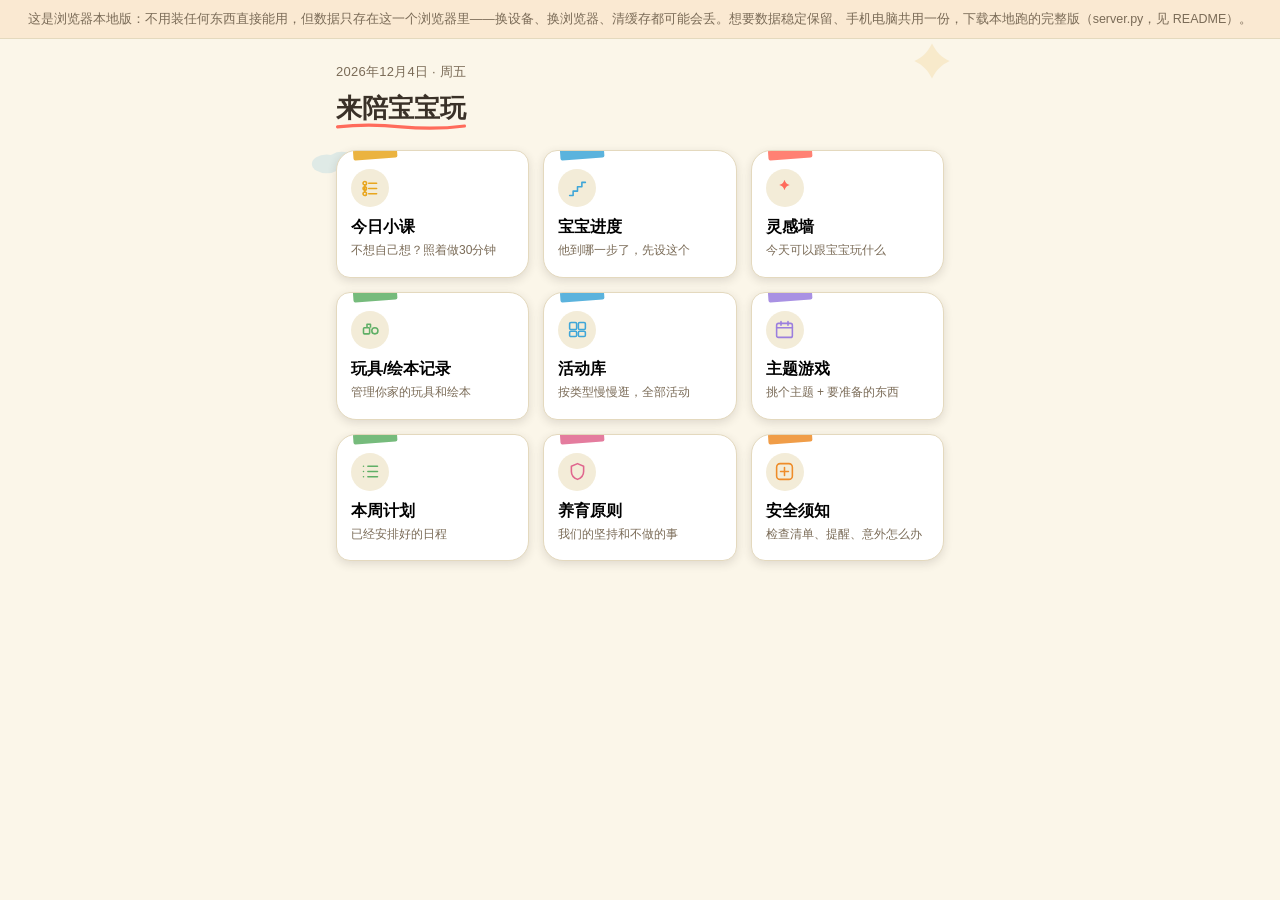
<file: docs/index.html>
<!doctype html>
<html lang="zh-CN">
<head>
<meta charset="UTF-8">
<meta name="viewport" content="width=device-width, initial-scale=1, viewport-fit=cover">
<title>来陪宝宝玩（预览）</title>
<meta name="mobile-web-app-capable" content="yes">
<meta name="apple-mobile-web-app-capable" content="yes">
<meta name="apple-mobile-web-app-status-bar-style" content="default">
<meta name="apple-mobile-web-app-title" content="来陪宝宝玩">
<style>
@keyframes pop { 0%{ transform: scale(0.9); } 60%{ transform: scale(1.05); } 100%{ transform: scale(1); } }
@keyframes fadeUp { from{ opacity:0; transform:translateY(6px); } to{ opacity:1; transform:translateY(0); } }

:root{
  --paper:#FBF6E9;
  --paper-alt:#F3ECD8;
  --ink:#3A3128;
  --ink-soft:#7A6B57;
  --line:#E4D9BE;
  --coral:#FF6B5B;
  --sun:#E8A61E;
  --sky:#3FA6D8;
  --grass:#5FAF66;
  --grape:#9B7EDE;
  --berry:#E0668E;
  --tangerine:#EE8C29;
  --shadow:rgba(58,49,40,0.14);
}

*{ box-sizing:border-box; }
html,body{ margin:0; }
body{
  background:var(--paper);
  color:var(--ink);
  font-family:"PingFang SC","Hiragino Sans GB","Microsoft YaHei",-apple-system,BlinkMacSystemFont,sans-serif;
  -webkit-font-smoothing:antialiased;
}

.page{ max-width:640px; margin:0 auto; padding:24px 16px 64px; position:relative; }

.banner{ background:rgba(238,140,41,.12); color:var(--ink-soft); font-size:12.5px; line-height:1.6; text-align:center; padding:9px 16px; border-bottom:1.5px solid var(--line); }
.doodle{ position:absolute; opacity:0.14; pointer-events:none; z-index:0; }

.eyebrow{ font-size:13px; color:var(--ink-soft); letter-spacing:.02em; margin-bottom:6px; }

header.top{ position:relative; margin-bottom:6px; }
h1{ font-size:26px; margin:4px 0 4px; text-wrap:balance; position:relative; display:inline-block; }
h1 .underline{ position:absolute; left:0; bottom:-4px; width:100%; height:8px; }
.subhead{ font-size:13.5px; color:var(--ink-soft); margin-top:6px; }

/* views */
.view{ display:none; animation:fadeUp .25s ease; }
.view.active{ display:block; }
.back-btn{
  border:none; background:none; color:var(--ink-soft); font-size:13.5px; cursor:pointer;
  padding:0; margin-bottom:10px; display:inline-flex; align-items:center; gap:4px;
}
.view-title{ font-size:22px; margin:0 0 4px; }
.view-sub{ font-size:13.5px; color:var(--ink-soft); margin-bottom:6px; }

/* home section grid */
.section-grid{ display:grid; grid-template-columns:repeat(auto-fit,minmax(150px,1fr)); gap:14px; margin-top:20px; }
.section-card{
  background:#fff; border:1.5px solid var(--line); border-radius:20px 14px 20px 14px;
  box-shadow:0 3px 10px var(--shadow); padding:18px 14px; cursor:pointer; position:relative; overflow:hidden;
  text-align:left;
}
.section-card:nth-child(even){ border-radius:14px 20px 14px 20px; }
.section-card .tape{ position:absolute; top:-8px; left:16px; width:44px; height:16px; border-radius:2px; opacity:.85; transform:rotate(-4deg); }
.section-card .icon-wrap{ width:38px; height:38px; border-radius:50%; display:flex; align-items:center; justify-content:center; background:var(--paper-alt); margin-bottom:10px; }
.section-card .icon-wrap svg{ width:21px; height:21px; }
.section-card .sec-name{ font-size:15.5px; font-weight:700; margin-bottom:4px; }
.section-card .sec-hint{ font-size:12px; color:var(--ink-soft); line-height:1.4; }
.section-card:active{ transform:scale(.98); }

.grid{ display:grid; grid-template-columns:repeat(auto-fit,minmax(250px,1fr)); gap:16px; margin-top:14px; }

.card{
  background:#fff; border:1.5px solid var(--line);
  border-radius:18px 14px 20px 12px; box-shadow:0 3px 10px var(--shadow);
  overflow:hidden; position:relative;
}
.card:nth-child(even){ border-radius:14px 20px 12px 18px; }
.tape{ position:absolute; top:-8px; left:22px; width:56px; height:20px; border-radius:2px; opacity:.85; transform:rotate(-3deg); }

.card-head{ display:flex; align-items:flex-start; gap:12px; padding:20px 16px 14px; cursor:pointer; user-select:none; }
.icon-wrap{ width:42px; height:42px; flex:none; border-radius:50%; display:flex; align-items:center; justify-content:center; background:var(--paper-alt); }
.icon-wrap svg{ width:24px; height:24px; }

.card-body{ flex:1; min-width:0; }
.module-name{ font-size:13px; color:var(--ink-soft); margin-bottom:3px; }
.teaser{ font-size:16px; font-weight:600; line-height:1.4; }

.expand-btn{ flex:none; width:28px; height:28px; border-radius:50%; border:1.5px solid var(--line); background:#fff; display:flex; align-items:center; justify-content:center; transition:transform .25s ease, background .2s; }
.card.open .expand-btn{ transform:rotate(45deg); background:var(--paper-alt); }
.expand-btn svg{ width:14px; height:14px; }

.card-detail{ max-height:0; overflow:hidden; transition:max-height .35s ease; border-top:2px dashed var(--line); margin:0 16px; }
.card.open .card-detail{ max-height:1600px; }
.detail-inner{ padding:14px 2px 18px; }

.activity-item{ border-bottom:1px solid var(--paper-alt); }
.activity-item:last-of-type{ border-bottom:none; }
.activity-line{ display:flex; align-items:center; gap:10px; padding:9px 0; font-size:14.5px; line-height:1.5; }
.activity-text{ flex:1; }
.activity-text.has-detail{ cursor:pointer; }
/* 有做法的活动，标题后面跟一个小箭头，点了才展开 */
.activity-text.has-detail .act-title::after{
  content:"›"; display:inline-block; margin-left:6px; color:var(--ink-soft);
  transform:rotate(90deg); transition:transform .2s; font-size:15px; line-height:1;
}
.activity-item.open .activity-text.has-detail .act-title::after{ transform:rotate(-90deg); }
.activity-detail{
  display:none; padding:2px 0 12px; font-size:13.5px; line-height:1.65; color:var(--ink-soft);
}
.activity-item.open .activity-detail{ display:block; animation:fadeUp .2s ease; }
.activity-detail .mat{
  display:inline-block; background:var(--paper-alt); border-radius:6px;
  padding:3px 9px; font-size:12.5px; margin-bottom:8px;
}
.activity-detail ul{ margin:0; padding-left:18px; }
.activity-detail li{ margin-bottom:4px; }
.activity-detail li:last-child{ margin-bottom:0; }
.fav-btn{ flex:none; width:30px; height:30px; border-radius:50%; border:1.5px solid var(--line); background:#fff; cursor:pointer; display:flex; align-items:center; justify-content:center; position:relative; }
.step-actions{ display:flex; align-items:center; gap:6px; flex:none; }
.step-shuffle{ flex:none; width:30px; height:30px; border-radius:50%; border:1.5px solid var(--line); background:#fff; cursor:pointer; display:flex; align-items:center; justify-content:center; color:var(--ink-soft); }
.step-shuffle svg{ width:14px; height:14px; }
.step-shuffle:active{ transform:scale(.94); }
.fav-btn svg{ width:15px; height:15px; }
.fav-btn.faved{ border-color:var(--coral); background:rgba(255,107,91,.08); }

.day-picker{ position:absolute; right:0; top:36px; background:#fff; border:1.5px solid var(--line); border-radius:12px; box-shadow:0 6px 16px var(--shadow); padding:8px; display:none; grid-template-columns:repeat(4,1fr); gap:6px; z-index:5; width:180px; }
.day-picker.show{ display:grid; }
.day-picker button{ border:1px solid var(--line); background:var(--paper-alt); border-radius:8px; font-size:12.5px; padding:6px 0; cursor:pointer; color:var(--ink); }
.day-picker button:hover{ background:var(--coral); color:#fff; border-color:var(--coral); }

.shuffle{ margin-top:6px; margin-right:8px; font-size:13px; color:var(--coral); background:none; border:1.5px dashed var(--coral); border-radius:100px; padding:5px 12px; cursor:pointer; display:inline-flex; align-items:center; gap:5px; }
.shuffle:active{ transform:scale(.96); }
.quick-add{ display:flex; flex-direction:column; gap:7px; margin-top:10px; }
.quick-add input, .quick-add textarea{ border:1.5px solid var(--line); border-radius:8px; padding:7px 10px; font-size:13.5px; font-family:inherit; }
.quick-add textarea{ min-height:52px; resize:vertical; }
.quick-add button{ align-self:flex-start; border:none; background:var(--ink); color:var(--paper); border-radius:8px; padding:6px 14px; font-size:13px; cursor:pointer; }
.del-btn{ flex:none; width:26px; height:26px; border-radius:50%; border:none; background:none; color:var(--ink-soft); cursor:pointer; display:flex; align-items:center; justify-content:center; }
.del-btn svg{ width:13px; height:13px; }

/* library */
.chip-row{ display:flex; flex-wrap:wrap; gap:8px; margin:14px 0 4px; }
.chip-btn{ border:1.5px solid var(--line); background:#fff; color:var(--ink-soft); padding:6px 14px; border-radius:100px; font-size:13.5px; cursor:pointer; }
.chip-btn.active{ background:var(--ink); color:var(--paper); border-color:var(--ink); }
.library-list{ display:flex; flex-direction:column; gap:8px; margin-top:14px; }
.library-list .activity-item{ background:#fff; border:1.5px solid var(--line); border-radius:12px; padding:2px 14px 2px; border-bottom:1.5px solid var(--line); }
.library-list .activity-line{ padding:10px 0; }
.library-list .activity-text .tag{ font-size:11.5px; color:var(--ink-soft); display:block; margin-top:3px; }
.library-list .activity-detail{ border-top:1px dashed var(--line); padding-top:10px; margin-bottom:2px; }
.milestone-box{ background:#fff; border:1.5px solid var(--line); border-radius:14px; padding:14px 16px; margin-top:14px; }
.milestone-box h4{ font-size:14.5px; margin:0 0 4px; }
.milestone-box .chip-row{ margin-top:8px; }
.stage-checklist{ margin-top:2px; }
.stage-age{ font-size:12px; color:var(--ink-soft); }
.add-row{ display:flex; gap:8px; margin-top:14px; flex-wrap:wrap; }
.add-row select{ border:1.5px solid var(--line); border-radius:8px; padding:7px 8px; font-size:13.5px; font-family:inherit; background:#fff; color:var(--ink); }
.add-row input{ flex:1; min-width:140px; border:1.5px solid var(--line); border-radius:8px; padding:7px 10px; font-size:13.5px; font-family:inherit; }
.add-row textarea{ flex-basis:100%; border:1.5px solid var(--line); border-radius:8px; padding:7px 10px; font-size:13.5px; font-family:inherit; min-height:48px; resize:vertical; }
.add-row button{ border:none; background:var(--ink); color:var(--paper); border-radius:8px; padding:0 14px; font-size:13px; cursor:pointer; align-self:flex-start; }
.add-row.inline{ margin-top:10px; }

/* theme view */
.theme-head{ display:flex; align-items:center; gap:12px; margin:16px 0 12px; }
.theme-head .icon-wrap{ width:44px; height:44px; }
.theme-head h3{ font-size:18px; margin:0; }
.materials-grid{ display:grid; grid-template-columns:repeat(auto-fit,minmax(160px,1fr)); gap:12px; margin-top:14px; }
.material-card{ background:#fff; border:1.5px solid var(--line); border-radius:12px; padding:12px 14px; }
.material-card h4{ font-size:12.5px; color:var(--ink-soft); margin:0 0 8px; font-weight:600; }
.material-card ul{ margin:0; padding-left:18px; font-size:13.5px; line-height:1.7; }
.material-card.empty{ display:none; }
.expand-more{ margin-top:6px; font-size:12.5px; color:var(--coral); background:none; border:none; cursor:pointer; padding:0; text-decoration:underline; }

/* toy */
.toy-name{ font-size:15px; font-weight:600; margin-bottom:4px; }
.toy-hint{ font-size:12.5px; color:var(--ink-soft); margin-bottom:10px; }
.toy-empty{ font-size:13.5px; color:var(--ink-soft); margin-bottom:10px; }
.toy-manage{ margin-top:14px; border-top:1px dashed var(--line); padding-top:12px; }
.toy-manage-toggle{ font-size:12.5px; color:var(--ink-soft); background:none; border:none; cursor:pointer; padding:0; text-decoration:underline; }
.toy-add-row{ display:flex; gap:8px; margin-top:10px; }
.toy-add-row input{ flex:1; border:1.5px solid var(--line); border-radius:8px; padding:7px 10px; font-size:13.5px; font-family:inherit; }
.toy-add-row button{ border:none; background:var(--grass); color:#fff; border-radius:8px; padding:0 14px; font-size:13px; cursor:pointer; }
.toy-list{ margin-top:10px; display:flex; flex-wrap:wrap; gap:6px; }
.toy-chip{ font-size:12.5px; background:var(--paper-alt); border-radius:100px; padding:4px 10px; display:flex; align-items:center; gap:6px; }
.toy-chip button{ border:none; background:none; color:var(--ink-soft); cursor:pointer; font-size:13px; line-height:1; padding:0; }

/* screen time */
.timer-box{ display:flex; align-items:center; gap:14px; }
.timer-display{ font-variant-numeric:tabular-nums; font-size:22px; font-weight:700; color:var(--tangerine); }
.timer-btn{ border:none; border-radius:100px; padding:7px 16px; font-size:13px; background:var(--tangerine); color:#fff; cursor:pointer; }
.timer-btn.pause{ background:var(--ink-soft); }
.timer-note{ font-size:12.5px; color:var(--ink-soft); margin-top:8px; }

/* diary */
.diary{ margin-top:24px; background:#fff; border:1.5px solid var(--line); border-radius:4px 16px 16px 16px; box-shadow:0 3px 10px var(--shadow); padding:18px 18px 16px; position:relative; }
.diary::before{ content:""; position:absolute; top:-9px; right:26px; width:60px; height:22px; background:var(--sun); opacity:.85; transform:rotate(4deg); border-radius:2px; }
.diary-title{ font-size:14px; font-weight:600; color:var(--ink-soft); margin-bottom:8px; }
#diaryList{ display:flex; flex-direction:column; gap:10px; }
.diary-entry{ border-top:1px dashed var(--line); padding-top:10px; }
.diary-entry:first-child{ border-top:none; padding-top:0; }
.diary-preview{ font-size:14.5px; line-height:1.6; cursor:pointer; }
.diary-preview.collapsed{ display:-webkit-box; -webkit-line-clamp:1; -webkit-box-orient:vertical; overflow:hidden; }
.diary-date-tag{ font-size:11.5px; color:var(--ink-soft); margin-top:3px; }
.diary-add{ margin-top:14px; }
.diary-add textarea{ width:100%; border:1.5px solid var(--line); border-radius:10px; padding:10px; font-size:14px; font-family:inherit; resize:vertical; min-height:56px; background:var(--paper-alt); color:var(--ink); }
.diary-add-btn{ margin-top:8px; border:none; border-radius:100px; padding:7px 16px; background:var(--ink); color:var(--paper); font-size:13px; cursor:pointer; }
.add-toggle{ font-size:13px; color:var(--coral); background:none; border:none; cursor:pointer; padding:0; margin-top:12px; display:inline-flex; align-items:center; gap:4px; }

/* 今日小课 */
.lesson-total{ font-size:13.5px; color:var(--ink-soft); background:#fff; border:1.5px solid var(--line); border-radius:12px; padding:12px 14px; margin-top:14px; line-height:1.6; }
.lesson-total strong{ color:var(--ink); }
.lesson-theme{ font-size:15px; font-weight:700; color:var(--ink); margin-bottom:5px; }
.lesson-step.ritual{ background:var(--paper-alt); border-style:dashed; }
.lesson-list{ display:flex; flex-direction:column; gap:10px; margin-top:12px; }
.lesson-step{ display:flex; gap:12px; background:#fff; border:1.5px solid var(--line); border-radius:14px; padding:12px 14px; border-bottom:1.5px solid var(--line); }
.step-rail{ flex:none; padding-top:2px; }
.step-num{ display:flex; align-items:center; justify-content:center; width:24px; height:24px; border-radius:50%; color:#fff; font-size:13px; font-weight:700; font-variant-numeric:tabular-nums; }
.step-body{ flex:1; min-width:0; }
.step-meta{ font-size:11.5px; color:var(--ink-soft); margin-bottom:2px; }
.lesson-step .activity-line{ padding:2px 0 0; }
.lesson-step .activity-detail{ border-top:1px dashed var(--line); margin-top:8px; padding-top:9px; }
.module-note{ font-size:12.5px; color:var(--ink-soft); line-height:1.6; background:var(--paper-alt); border-radius:8px; padding:9px 11px; margin-bottom:12px; }
.add-toggle.muted{ color:var(--ink-soft); }

/* week plan */
.week-grid{ display:flex; flex-direction:column; gap:12px; margin-top:14px; }
.day-card{ background:#fff; border:1.5px solid var(--line); border-radius:14px; padding:14px 16px; }
.day-card-head{ display:flex; align-items:center; justify-content:space-between; margin-bottom:8px; }
.day-card h3{ font-size:14px; margin:0; color:var(--ink-soft); }
.day-card.today h3{ color:var(--coral); }
.day-card-head .add-toggle{ margin:0; font-size:12.5px; }
.day-items{ display:flex; flex-direction:column; gap:6px; }
.day-item{ display:flex; align-items:center; gap:8px; font-size:14px; background:var(--paper-alt); border-radius:8px; padding:7px 10px; }
.day-item span{ flex:1; }
.day-item button{ border:none; background:none; color:var(--ink-soft); cursor:pointer; font-size:14px; padding:0; }
.day-empty{ font-size:13px; color:var(--ink-soft); font-style:normal; }

/* 本周计划：点开某一天，卡片式选活动 */
.day-pick-panel{ margin-top:12px; border-top:1px dashed var(--line); padding-top:12px; }
.day-pick-grid{ display:grid; grid-template-columns:repeat(auto-fill, minmax(130px,1fr)); gap:8px; margin-top:10px; max-height:360px; overflow-y:auto; }
.pick-card{
  display:flex; flex-direction:column; align-items:flex-start; gap:4px;
  background:var(--paper-alt); border:1.5px solid var(--line); border-radius:10px;
  padding:10px 10px; cursor:pointer; text-align:left; font-family:inherit;
}
.pick-card:active{ transform:scale(.97); background:#fff; }
.pick-icon svg{ width:17px; height:17px; }
.pick-text{ font-size:12.5px; line-height:1.4; color:var(--ink); }
.pick-when{ font-size:10.5px; color:var(--ink-soft); background:#fff; border-radius:100px; padding:1px 7px; }

/* principles */
.principle-block{ background:#fff; border:1.5px solid var(--line); border-radius:16px; padding:16px 18px; margin-top:14px; }
.principle-block h3{ font-size:14.5px; margin:0 0 10px; color:var(--ink-soft); }
.principle-block ul{ margin:0; padding:0; list-style:none; display:flex; flex-direction:column; gap:9px; }
.principle-block li{ display:flex; align-items:flex-start; gap:9px; font-size:14.5px; line-height:1.5; }
.principle-block li .mark{ flex:none; width:20px; height:20px; margin-top:1px; }
.principle-block.avoid{ background:var(--paper-alt); }
.principle-block.scripts{ background:#fff; }
.script-card{ border:1.5px solid var(--line); border-radius:12px; padding:12px 14px; margin-bottom:10px; }
.script-card:last-child{ margin-bottom:0; }
.script-head{ display:flex; align-items:center; justify-content:space-between; gap:8px; margin-bottom:6px; }
.script-head strong{ font-size:14.5px; }
.script-card p{ margin:0; font-size:13.5px; line-height:1.6; color:var(--ink-soft); }
.script-add{ margin-top:14px; border-top:1px dashed var(--line); padding-top:12px; display:flex; flex-direction:column; gap:8px; }
.script-add input, .script-add textarea{ border:1.5px solid var(--line); border-radius:8px; padding:8px 10px; font-size:13.5px; font-family:inherit; }
.script-add textarea{ min-height:52px; resize:vertical; }
.script-add button{ align-self:flex-start; border:none; background:var(--ink); color:var(--paper); border-radius:100px; padding:6px 16px; font-size:13px; cursor:pointer; }

/* 玩具轮换：小卡网格 */
.toy-grid{ display:grid; grid-template-columns:repeat(auto-fill, minmax(140px,1fr)); gap:10px; margin-top:2px; }
.toy-card{ position:relative; background:var(--paper-alt); border:1.5px solid var(--line); border-radius:12px; padding:12px 30px 11px 13px; }
.toy-card-name{ font-size:14px; font-weight:600; line-height:1.4; }
.toy-card-detail{ font-size:12px; color:var(--ink-soft); margin-top:5px; line-height:1.5; }
.toy-card .del-btn{ position:absolute; top:5px; right:5px; }

/* space */
.firstaid-list{ display:flex; flex-direction:column; gap:8px; margin-top:8px; }
.firstaid-card{ background:#fff; border:1.5px solid var(--line); border-radius:12px; padding:2px 14px; }
.firstaid-card .activity-line{ padding:12px 0; }
.firstaid-card .activity-detail{ padding-bottom:12px; }
.firstaid-card .activity-detail ul{ padding-left:18px; }
.firstaid-warn{ margin-top:9px; font-size:12.5px; color:var(--coral); background:rgba(255,107,91,.08); border-radius:8px; padding:8px 10px; line-height:1.5; }
.safety-block{ background:#fff; border:1.5px solid var(--line); border-radius:16px; padding:16px 18px; margin-top:18px; }
.safety-block h3{ font-size:14.5px; margin:0 0 10px; color:var(--ink-soft); }
.safety-item{ display:flex; align-items:center; gap:10px; padding:7px 0; font-size:14.5px; border-bottom:1px solid var(--paper-alt); }
.safety-item:last-child{ border-bottom:none; }
.safety-item input{ width:19px; height:19px; accent-color:var(--grass); flex:none; }
.safety-item label{ flex:1; line-height:1.5; }
.safety-item label.checked{ color:var(--ink-soft); text-decoration:line-through; text-decoration-color:var(--grass); }

.note{ margin-top:26px; font-size:12.5px; color:var(--ink-soft); line-height:1.7; border-top:1px solid var(--line); padding-top:14px; }

@media (prefers-reduced-motion: reduce){ *{ transition:none !important; animation:none !important; } }

</style>
</head>
<body>
<div class="banner">这是浏览器本地版：不用装任何东西直接能用，但数据只存在这一个浏览器里——换设备、换浏览器、清缓存都可能会丢。想要数据稳定保留、手机电脑共用一份，下载本地跑的完整版（server.py，见 README）。</div>
<div class="page">
  <svg class="doodle" style="top:0; right:6px; width:44px;" viewBox="0 0 40 40"><path d="M20 4 C24 12 28 16 36 20 C28 24 24 28 20 36 C16 28 12 24 4 20 C12 16 16 12 20 4 Z" fill="var(--sun)"/></svg>
  <svg class="doodle" style="top:110px; left:-10px; width:56px;" viewBox="0 0 60 30"><ellipse cx="18" cy="16" rx="16" ry="10" fill="var(--sky)"/><ellipse cx="34" cy="12" rx="14" ry="9" fill="var(--sky)"/></svg>

  <div class="eyebrow" id="dateLine"></div>

  <!-- HOME -->
  <section class="view active" id="view-home">
    <header class="top">
      <h1>来陪宝宝玩<svg class="underline" viewBox="0 0 200 10" preserveAspectRatio="none"><path d="M2 6 Q50 2 100 6 T198 5" stroke="var(--coral)" stroke-width="4" fill="none" stroke-linecap="round"/></svg></h1>
    </header>
    <div class="section-grid" id="sectionGrid"></div>
  </section>

  <!-- 宝宝进度 -->
  <section class="view" id="view-progress">
    <button class="back-btn" data-back>← 返回</button>
    <h2 class="view-title">宝宝进度</h2>
    <div class="view-sub">设一次，灵感墙、活动库、今日小课都会跟着变</div>
    <div id="progressContent"></div>
  </section>

  <!-- 今日小课 -->
  <section class="view" id="view-lesson">
    <button class="back-btn" data-back>← 返回</button>
    <h2 class="view-title">今日小课</h2>
    <div class="view-sub">懒得自己想的时候，照着这套走就行</div>
    <div id="lessonContent"></div>
  </section>

  <!-- 灵感墙 -->
  <section class="view" id="view-wall">
    <button class="back-btn" data-back>← 返回</button>
    <h2 class="view-title">灵感墙</h2>
    <div class="view-sub">词穷的时候刷一刷，点开看具体怎么玩</div>
    <div class="grid" id="cardGrid"></div>
    <div class="diary">
      <div class="diary-title">✎ 今天的小本本</div>
      <div id="diaryList"></div>
      <button class="add-toggle" id="addToggle">+ 记一笔</button>
      <div class="diary-add" id="diaryAdd" style="display:none;">
        <textarea id="diaryText" placeholder="今天宝宝做了什么、有什么小进步..."></textarea>
        <button class="diary-add-btn" id="diarySave">保存</button>
      </div>
    </div>
  </section>

  <!-- 玩具/绘本记录 -->
  <section class="view" id="view-toys">
    <button class="back-btn" data-back>← 返回</button>
    <h2 class="view-title">玩具/绘本记录</h2>
    <div class="view-sub">加进来的玩具会在灵感墙里随机轮流推荐，绘本就是记个数</div>
    <div id="toysContent"></div>
  </section>

  <!-- 活动库 -->
  <section class="view" id="view-library">
    <button class="back-btn" data-back>← 返回</button>
    <h2 class="view-title">活动库</h2>
    <div class="view-sub">按类别慢慢逛，不止今天推荐的那几个</div>
    <div class="chip-row" id="libraryFilters"></div>
    <div id="milestonePicker"></div>
    <div class="add-row" id="libraryAdd"></div>
    <div class="library-list" id="libraryList"></div>
  </section>

  <!-- 主题游戏 -->
  <section class="view" id="view-theme">
    <button class="back-btn" data-back>← 返回</button>
    <h2 class="view-title">主题游戏</h2>
    <div class="view-sub">挑一个主题 + 要准备的东西，自己设置，不用跟着日历走</div>
    <div class="chip-row" id="themePicker"></div>
    <div id="themeContent"></div>
  </section>

  <!-- 本周计划 -->
  <section class="view" id="view-week">
    <button class="back-btn" data-back>← 返回</button>
    <h2 class="view-title">本周计划</h2>
    <div class="view-sub">提前排一排，做不做再说</div>
    <div class="week-grid" id="weekGrid"></div>
  </section>

  <!-- 养育原则 -->
  <section class="view" id="view-principles">
    <button class="back-btn" data-back>← 返回</button>
    <h2 class="view-title">养育原则</h2>
    <div class="view-sub">我们的坚持，和不做的事</div>
    <div id="principlesContent"></div>
  </section>

  <!-- 安全须知 -->
  <section class="view" id="view-safety">
    <button class="back-btn" data-back>← 返回</button>
    <h2 class="view-title">安全须知</h2>
    <div class="view-sub">一次性检查清单、日常提醒、遇到意外怎么办</div>
    <div id="safetyContent"></div>
  </section>

</div>

<script>window.__CONTENT__ = {"ageLabel": "18-24个月", "grossStages": [{"id": "s1", "label": "抬头", "age": "约1-3个月"}, {"id": "s2", "label": "翻身", "age": "约4-6个月"}, {"id": "s3", "label": "独坐（不用扶）", "age": "约6-8个月"}, {"id": "s4", "label": "爬行（手膝并用）", "age": "约7-10个月"}, {"id": "s5", "label": "扶着站起来", "age": "约8-10个月"}, {"id": "s6", "label": "扶着家具挪步走", "age": "约9-12个月"}, {"id": "s7", "label": "独走几步", "age": "约11-14个月"}, {"id": "s8", "label": "走得比较稳了", "age": "约13-15个月"}, {"id": "s9", "label": "会跑", "age": "约16-18个月起"}, {"id": "s10", "label": "扶栏杆上下楼梯", "age": "约16-24个月"}, {"id": "s11", "label": "会双脚跳离地", "age": "约19-24个月"}, {"id": "s12", "label": "独立上下楼梯/骑三轮车启蒙", "age": "约24-36个月"}], "fineStages": [{"id": "f1", "label": "主动伸手抓握", "age": "约2-4个月"}, {"id": "f2", "label": "掌侧捏取（剪刀式抓握）", "age": "约6-8个月"}, {"id": "f3", "label": "拇指食指尖捏取（钳状抓握）", "age": "约8-10个月"}, {"id": "f4", "label": "自己用手抓东西吃", "age": "约10-12个月"}, {"id": "f5", "label": "堆叠2-3块积木/翻厚页绘本", "age": "约12-18个月"}, {"id": "f6", "label": "握笔涂鸦/拧瓶盖转把手", "age": "约18-24个月"}, {"id": "f7", "label": "堆叠4块以上积木/串大颗珠子", "age": "约24-30个月"}, {"id": "f8", "label": "三指握笔/用安全剪刀", "age": "约30-36个月"}], "langStages": [{"id": "l1", "label": "咿呀发音", "age": "约2-4个月"}, {"id": "l2", "label": "咿呀学语带辅音", "age": "约6-9个月"}, {"id": "l3", "label": "听懂简单词/挥手拜拜", "age": "约8-11个月"}, {"id": "l4", "label": "说出第一个有意义的词", "age": "约10-14个月"}, {"id": "l5", "label": "词汇量10-25个词", "age": "约15-18个月"}, {"id": "l6", "label": "开始说两词短语", "age": "约18-24个月"}, {"id": "l7", "label": "词汇爆发/简单句子", "age": "约24-30个月"}, {"id": "l8", "label": "会问简单问题/句子更完整", "age": "约30-36个月"}], "cogStages": [{"id": "c1", "label": "找部分遮挡的物品", "age": "约4-8个月"}, {"id": "c2", "label": "主动找完全藏起来的东西", "age": "约8-12个月"}, {"id": "c3", "label": "因果关系理解", "age": "约9-12个月"}, {"id": "c4", "label": "功能性使用物品/简单模仿", "age": "约12-15个月"}, {"id": "c5", "label": "简单配对/分类", "age": "约15-18个月"}, {"id": "c6", "label": "假装游戏萌芽", "age": "约18-24个月"}, {"id": "c7", "label": "简单拼图/多步骤问题解决", "age": "约24-30个月"}, {"id": "c8", "label": "按多特征分类/数字概念萌芽", "age": "约30-36个月"}], "engStages": [{"id": "e1", "label": "只磨耳朵（没反应也正常）", "age": "任何月龄都能开始"}, {"id": "e2", "label": "听到歌会跟着做动作", "age": "约12-18个月"}, {"id": "e3", "label": "会蹦出几个英文单词", "age": "约18-30个月"}, {"id": "e4", "label": "会说简单英文短句", "age": "约30个月以上"}], "modules": [{"id": "gross", "name": "大运动", "icon": "run", "color": "sky", "activities": [{"text": "趴着抬头看玩具", "stage": "s1", "materials": "颜色鲜明的玩具或你的脸", "steps": ["清醒的时候让他趴一小会儿", "在他正前方晃玩具，或者你自己趴下来跟他对视", "哼唧了就抱起来，一次几十秒就够"]}, {"text": "侧躺推一把学翻身", "stage": "s2", "materials": "爬行垫或床", "steps": ["让他侧躺，把玩具放在他背后一点点的位置", "轻轻托一下他的髋部，剩下的让他自己使劲", "翻过去卡住了就帮一把，不用反复练"]}, {"text": "坐着够旁边的东西", "stage": "s3", "materials": "几件轻的玩具", "steps": ["让他坐稳，把玩具放在伸手刚好够得着的侧前方", "让他自己转身去拿，练躯干稳定", "身后垫个枕头，倒了也不疼"]}, {"text": "钻纸箱隧道", "stage": "s4", "materials": "去掉两头盖子的纸箱，或两把椅子搭条毯子", "steps": ["隧道两头各放一个他喜欢的东西", "你先示范爬一次给他看", "让他自己来回钻，别催速度"]}, {"text": "追着球爬", "stage": "s4", "materials": "一个软球", "steps": ["把球轻轻滚开一小段距离", "让他爬过去追", "追到了让他自己推一下球，再玩一轮"]}, {"text": "学小动物爬", "stage": "s4", "materials": "爬行垫", "steps": ["你先做给他看：熊爬（手脚撑地屁股翘）、青蛙蹲跳", "他跟不跟随都行，看你做也是学", "在垫子上做，别在硬地板"], "themes": ["animal"]}, {"text": "扶着沙发站起来蹲下去", "stage": "s5", "materials": "矮沙发或茶几", "steps": ["把玩具放在沙发面上，让他扶着站起来拿", "再放一个到地上，让他蹲下去捡", "站起蹲下这个来回就是最好的腿部练习"]}, {"text": "扶站够高一点的东西", "stage": "s5", "materials": "矮柜或茶几、他喜欢的玩具", "steps": ["把玩具放在比他伸手略高一点的地方", "让他扶着踮脚去够", "够到就行，不要一次次加高试他极限"]}, {"text": "扶着家具横着挪", "stage": "s6", "materials": "沙发或茶几", "steps": ["在沙发另一头放个他想要的小东西", "让他扶着边缘横着挪过去", "在旁边护着就好，别拉他的手带他走"]}, {"text": "推纸箱/推车往前走", "stage": "s6", "materials": "装了点重物的纸箱，或稳的学步推车", "steps": ["扶他站到箱子后面，手放在箱沿上", "轻轻带他往前一小段，然后放手让他自己推", "箱子里压点东西，不然会滑太快"]}, {"text": "独走几步去拿玩具", "stage": "s7", "materials": "他最想要的那个玩具", "steps": ["你蹲在离他两三步的地方，手里拿着玩具", "张开手等他走过来，别往后退逗他", "摔坐了就说\"没事\"，语气平常一点"]}, {"text": "爬枕头山", "stage": "s7", "materials": "两三个枕头或抱枕", "steps": ["把枕头堆成小山放在垫子上", "让他爬上去、翻过去，或者绕过去都行", "摔进枕头堆本身就是好玩的部分"]}, {"text": "床上打滚翻跟头", "stage": "s7", "materials": "床垫或厚爬行垫", "steps": ["在软的地方让他自由打滚", "你也可以躺下跟他一起滚", "护住床边，别靠太近"]}, {"text": "踢球", "stage": "s8", "materials": "一个软球", "steps": ["球放他脚前，你先踢一下给他看", "扶着他的手让他试一脚", "踢歪了、踩到了都算，别纠正姿势"]}, {"text": "抛球进纸箱", "stage": "s8", "materials": "纸箱或洗衣篮、几个软球", "steps": ["箱子放在他跟前一点点的地方", "示范扔一个进去", "进不进都鼓励，他会自己慢慢调整距离"]}, {"text": "拿小喷壶浇花", "stage": "s8", "materials": "小喷壶或小水杯、家里的花", "steps": ["装少一点水，太重他拿不动", "让他自己按/倒，洒出来没关系", "浇完可以一起摸摸叶子"], "themes": ["chores", "nature"]}, {"text": "推着椅子在屋里走", "stage": "s8", "materials": "轻的小椅子或纸箱", "steps": ["清出一条没有障碍的路线", "让他推着椅子自己走", "地板太滑的话垫块毯子"]}, {"text": "蹲下来擦地板", "stage": "s8", "materials": "他自己的小抹布", "steps": ["给他一块专属的湿抹布", "你在旁边擦你的，他擦他的", "擦得干不干净完全不重要"], "themes": ["chores"]}, {"text": "追泡泡", "stage": "s9", "materials": "儿童泡泡水", "steps": ["在空地上吹泡泡", "让他跑着去追、去拍", "他盯着泡泡发呆也别打断，那也是在看"], "when": "有泡泡水时"}, {"text": "你追我跑", "stage": "s9", "materials": "一块空地", "steps": ["说\"我要来抓你啦\"然后慢慢追", "让他跑赢，追到就抱起来转一圈", "轮流当追的人，他会更投入"], "when": "有空地时"}, {"text": "抛圈圈套瓶子", "stage": "s9", "materials": "塑料圈或纸盘挖洞、几个矿泉水瓶", "steps": ["瓶子摆在他前面一两步", "示范套一次", "套不中就往前站一点，让他有得手的机会"]}, {"text": "跟着音乐跳舞做操", "stage": "s9", "materials": "随便放首歌，或者你自己哼", "steps": ["放音乐，你先跳起来", "拍手、跺脚、转圈，动作大一点", "他跟不上节奏没关系，自己乱动最好"]}, {"text": "拎着小桶走一段", "stage": "s9", "materials": "小桶或小袋子，里面放几样东西", "steps": ["装轻一点，让他一只手能拎起来", "从客厅拎到房间，给他一个\"任务\"", "换手拎也是练习"]}, {"text": "扶栏杆上下台阶", "stage": "s10", "materials": "楼梯或两三阶矮台阶", "steps": ["全程站在他下方一阶护着", "上楼让他自己手脚并用", "下楼更危险，可以先抱下来"], "when": "有台阶时"}, {"text": "踩着垫子过河", "stage": "s10", "materials": "几块坐垫或地垫", "steps": ["把垫子间隔摆开当\"石头\"", "牵着他一块块踩过去", "熟了以后放手让他自己踩"]}, {"text": "赤脚踩不同材质", "stage": "s10", "materials": "瑜伽垫、毛毯、草地、鹅卵石垫", "steps": ["让他光脚依次走过不同的地面", "一边走一边说\"软软的\"\"凉凉的\"", "他不愿意踩就跳过，别硬拉"], "when": "有条件时", "themes": ["nature"]}, {"text": "双脚跳过一条线", "stage": "s11", "materials": "地上贴条胶带，或放个呼啦圈", "steps": ["先示范双脚一起跳过去", "牵着他的手一起跳几次", "他单脚迈过去也算，慢慢来"]}, {"text": "从矮台阶往下跳", "stage": "s11", "materials": "一阶矮台阶或厚垫子", "steps": ["牵着他两只手站在台阶上", "数一二三一起往下跳", "落地时扶稳，别让他自己试高的"]}, {"text": "单脚站一下", "stage": "s12", "materials": "一面墙或你的手", "steps": ["扶着墙，示范抬起一只脚", "能站一两秒就很好", "可以编成\"小金鸡\"游戏"]}, {"text": "自己上下楼梯", "stage": "s12", "materials": "有扶手的楼梯", "steps": ["让他扶着栏杆自己一步步走", "你在旁边跟着但不扶", "累了就抱，不用每次都走完"], "when": "有楼梯时"}, {"text": "滑步车/三轮车", "stage": "s12", "materials": "滑步车或三轮车、头盔", "steps": ["先让他坐上去用脚滑着走", "熟悉了再引导蹬踏板", "不上路，在小区空地或公园里玩"], "when": "出门时"}]}, {"id": "fine", "name": "精细动作", "icon": "hand", "color": "coral", "activities": [{"text": "抓握摇铃", "stage": "f1", "materials": "摇铃、软布书、任何好抓的东西", "steps": ["把摇铃放进他手心，让他自己握住", "轻轻晃一下让他听到声音", "掉了就再递一次，反复几轮"]}, {"text": "捏小块食物", "stage": "f2", "materials": "香蕉块、煮软的面条、小块馒头", "steps": ["切成他能一手抓住的小条", "放在餐盘上让他自己抓", "抓一手糊也没关系，那是必经过程"], "when": "吃饭时"}, {"text": "捏起小颗粒", "stage": "f3", "materials": "泡芙、小米花、蒸软的胡萝卜丁", "steps": ["把几颗放在浅盘子里", "让他用拇指和食指捏起来", "全程在旁边看着，防噎"]}, {"text": "自己抓着吃", "stage": "f4", "materials": "香蕉块、面包条、蒸软的西兰花", "steps": ["把食物放在他自己的餐盘上", "不喂，让他自己抓自己送嘴里", "地上先铺张垫子，收拾起来轻松"], "when": "吃饭时"}, {"text": "捡树叶石头装小桶", "stage": "f4", "materials": "小桶或小袋子", "steps": ["在公园或路边让他自己捡", "捡什么由他决定，别帮他挑", "回家可以倒出来一起看看"], "when": "出门时", "themes": ["nature"]}, {"text": "堆积木", "stage": "f5", "materials": "2-6块积木", "steps": ["示范叠两块", "让他自己试，倒了就再来", "他更想推倒也行，推倒也是在学"]}, {"text": "自己翻绘本", "stage": "f5", "materials": "厚纸板书", "steps": ["让他自己翻，跟着他的节奏", "他一直翻同一页就陪他看那一页", "不用按顺序读完"]}, {"text": "撕纸巾装碗里", "stage": "f5", "materials": "纸巾、一个碗", "steps": ["给他几张纸巾随便撕", "撕碎的往碗里装", "这个能玩很久，别中途打断"]}, {"text": "剥香蕉皮", "stage": "f5", "materials": "香蕉", "steps": ["先帮他把顶部掰开一点", "剩下的让他自己往下撕", "剥烂了照吃不误"], "themes": ["fruit"]}, {"text": "做饭时在旁边剥菜", "stage": "f5", "materials": "青菜、豆角、玉米", "steps": ["给他一小把菜叶，让他撕、掰", "你在旁边做你的，他做他的", "这是\"一起做事\"，不是给他派任务"], "when": "做饭时", "themes": ["chores"]}, {"text": "玩水倒来倒去", "stage": "f5", "materials": "两个杯子、一盆水", "steps": ["水放浅一点，铺好防水垫", "让他自己从一个杯子倒到另一个", "洒得到处都是很正常，别提醒他小心"], "themes": ["nature"]}, {"text": "玩沙装沙倒沙", "stage": "f5", "materials": "小铲子、小桶、模具", "steps": ["公园沙坑或家里的沙盘都行", "让他自己装、倒、拍", "不用教他堆城堡，随便挖"], "when": "出门时", "themes": ["nature"]}, {"text": "把球投进窄口瓶", "stage": "f5", "materials": "口小一点的瓶子、几个小球", "steps": ["示范投一个进去", "让他自己对准", "投不进就换个口大点的容器"]}, {"text": "往缝里塞东西", "stage": "f5", "materials": "带缝的盒子（存钱罐、纸巾盒）、卡片或硬币大小的片", "steps": ["示范塞一个进去", "让他自己找准那条缝", "用大一点的片，别用真硬币"], "themes": ["household"]}, {"text": "蜡笔涂鸦", "stage": "f6", "materials": "粗蜡笔、大张纸", "steps": ["纸铺大一点，或者直接贴墙上", "让他随便画，不要问\"这是什么\"", "握笔姿势现在不用管"], "themes": ["color"]}, {"text": "拧瓶盖", "stage": "f6", "materials": "几个空瓶子和对应的盖子", "steps": ["先给他拧松一点的", "让他自己拧开、再拧回去", "配对不同大小的盖子会更难一点"], "themes": ["household"]}, {"text": "舀豆子", "stage": "f6", "materials": "两个碗、一勺豆子或米", "steps": ["一个碗装豆，一个空的，中间放勺子", "示范舀一勺过去", "洒出来的就在托盘里，最后一起收"]}, {"text": "剥橘子", "stage": "f6", "materials": "橘子", "steps": ["先帮他在皮上抠个口", "让他自己一片片撕下来", "剥完可以数一数有几瓣"], "themes": ["fruit"]}, {"text": "剥鸡蛋壳", "stage": "f6", "materials": "煮熟放凉的鸡蛋", "steps": ["先把蛋壳整体敲裂", "让他自己一小块一小块剥", "剥得坑坑洼洼很正常"]}, {"text": "剥毛豆剥蒜", "stage": "f6", "materials": "毛豆或蒜瓣", "steps": ["你剥一半他剥一半，坐在一起做", "剥出来的放同一个碗", "做菜时告诉他\"这是你剥的\""], "when": "做饭时"}, {"text": "撕贴纸再贴上去", "stage": "f6", "materials": "贴纸、一张纸或纸箱", "steps": ["让他自己从底纸上抠下来", "贴哪儿由他决定", "贴歪了、贴重叠了都别动手改"]}, {"text": "海绵吸水挤水", "stage": "f6", "materials": "小海绵、两个碗", "steps": ["一个碗装水，一个空的", "让他用海绵吸满水，挪过去挤出来", "手劲不够就用小块海绵"]}, {"text": "卷袜子配对", "stage": "f6", "materials": "洗好的袜子", "steps": ["把袜子摊在地上让他找一样的", "找到一对就卷起来", "配错了不用纠正，他自己会发现"], "themes": ["household"]}, {"text": "串大珠子", "stage": "f7", "materials": "大孔木珠、粗绳或鞋带", "steps": ["绳头打个结防止滑落", "示范串一颗", "珠子要够大，避免误吞"]}, {"text": "用夹子夹绒球", "stage": "f7", "materials": "厨房夹子或大镊子、绒球、两个碗", "steps": ["示范夹一个从这碗到那碗", "让他自己夹，夹不起来就换大夹子", "这个很练手指力量"]}, {"text": "晾衣夹夹纸箱边", "stage": "f7", "materials": "晾衣夹、纸箱或硬纸板", "steps": ["示范夹一个在箱子边缘", "让他自己夹一圈，再一个个拔下来", "夹子选松一点的，别夹到手"]}, {"text": "剥虾壳", "stage": "f7", "materials": "煮熟放凉的虾", "steps": ["先掐掉虾头，帮他起个头", "让他自己剥身上的壳", "在旁边看着，虾须扎手要处理掉"], "when": "吃饭时"}, {"text": "手指蘸颜料点画", "stage": "f7", "materials": "可水洗颜料、大张纸", "steps": ["每种颜色挤一点在盘子里", "让他用手指蘸着点、抹、画", "穿旧衣服，玩完直接洗澡"], "when": "方便清理时", "themes": ["color"]}, {"text": "用训练筷夹东西", "stage": "f8", "materials": "训练筷、大块的食物或绒球", "steps": ["先夹大块好夹的", "夹不住就用手，不强制用筷子", "吃饭时顺便练最自然"]}, {"text": "用安全剪刀剪纸条", "stage": "f8", "materials": "儿童安全剪刀、硬一点的纸条", "steps": ["纸剪成细长条，一刀就能剪断", "教他大拇指朝上握剪刀", "全程坐着、全程有人在旁边"]}, {"text": "照着画线和圆", "stage": "f8", "materials": "纸、粗笔", "steps": ["你先画一条线、一个圈", "让他在旁边画一个", "画得不像不用说，他在观察就够了"]}, {"text": "折纸撕纸做拼贴", "stage": "f8", "materials": "彩纸、胶棒、底纸", "steps": ["让他把纸撕成小块", "涂上胶随便贴在底纸上", "拼成什么由他说了算"]}]}, {"id": "lang", "name": "语言启蒙", "icon": "speech", "color": "sun", "activities": [{"text": "面对面聊天回合", "stage": "l1", "materials": "不用道具", "steps": ["把他抱到跟你脸对脸的距离", "他发出声音，你就回一句，然后停下来等他再发声", "这个一来一回就是最早的\"对话\""]}, {"text": "换尿布时的固定小歌", "stage": "l1", "materials": "不用道具", "steps": ["每次换尿布都哼同一首", "边做边说\"抬起小屁股啦\"", "重复的场景+重复的话，是他最早的语言线索"], "when": "换尿布时"}, {"text": "学他的声音再还给他", "stage": "l2", "materials": "不用道具", "steps": ["他说\"ba ba ba\"，你就跟着说一遍", "然后接一个真词：\"爸爸？爸爸上班去了\"", "等他再出声，别一直自己说"]}, {"text": "手指谣和拍手歌", "stage": "l2", "materials": "不用道具", "steps": ["选两三首固定的，反复唱", "动作做夸张一点：小星星、虫虫飞、拍手歌", "他只是看着也在学，不用他跟着做"]}, {"text": "生活物品随手命名", "stage": "l3", "materials": "吃饭洗漱时手边的东西", "steps": ["拿起什么就说什么：\"这是勺子，用来吃饭的\"", "名字+用途一起说，比单说名字有用", "一天几次，不用专门坐下来教"], "themes": ["household"]}, {"text": "厚纸板绘本指认", "stage": "l3", "materials": "厚纸板书", "steps": ["指着图说名字，跟着他的翻页节奏走", "他想一直翻回同一页，就陪他看那一页", "不用把字念完，看图说话就行"], "themes": ["animal"]}, {"text": "简单指令小任务", "stage": "l3", "materials": "他熟悉的日常物品", "steps": ["\"把杯子拿给妈妈好吗\"，一次只说一件事", "拿错了就笑一下接过来，别说\"不对\"", "做到了就说\"谢谢你帮我拿过来\""], "themes": ["household"]}, {"text": "跟着他的目光说", "stage": "l4", "materials": "不用道具", "steps": ["看他在盯着什么，就说那个东西", "不要把他的注意力拉到你想教的东西上", "跟随比引导更能长词汇"]}, {"text": "动物叫声模仿", "stage": "l4", "materials": "动物绘本或毛绒玩偶", "steps": ["指着动物说名字，再加叫声\"小狗，汪汪\"", "叫声比名字好学，他常常先会叫声", "他模仿了就一起再叫两遍"], "themes": ["animal"]}, {"text": "摸五官说名字", "stage": "l4", "materials": "镜子，或就用你们俩的脸", "steps": ["洗脸时摸到哪说到哪：\"这是鼻子\"", "再引导他摸摸你的鼻子", "他不配合就换你自己边摸边说"], "themes": ["body"]}, {"text": "描述身体的感觉", "stage": "l4", "materials": "洗澡、穿衣的时候", "steps": ["\"水暖暖的\"\"毛巾软软的\"\"痒不痒\"", "这类形容词平时说得少，要刻意加进来", "说完停一下看他反应"], "when": "洗澡穿衣时", "themes": ["body"]}, {"text": "照镜子认自己", "stage": "l4", "materials": "一面镜子", "steps": ["抱着他一起照，指镜子里的他说名字", "再指你自己：\"这是妈妈\"", "做鬼脸他会更投入"], "themes": ["body"]}, {"text": "摆水果说名字", "stage": "l5", "materials": "2-3种水果", "steps": ["一次只摆两三样，摆多了他抓不住重点", "拿起一个说名字，让他摸一摸", "不要考他\"哪个是苹果\""], "themes": ["fruit"]}, {"text": "摸摸闻闻说感觉", "stage": "l5", "materials": "各种水果、蔬菜", "steps": ["让他摸、捏、闻", "你在旁边配词：\"软软的\"\"凉凉的\"\"香香的\"", "他捏烂了就当代价，别急着阻止"], "themes": ["fruit"]}, {"text": "儿歌留白等他接", "stage": "l5", "materials": "他听熟的儿歌", "steps": ["唱到最后一个字停住，看着他等", "他接上就很开心地重复一遍", "等三五秒，别急着自己补上"]}, {"text": "玩偶演小剧", "stage": "l5", "materials": "毛绒玩偶或手偶", "steps": ["让玩偶走路、吃饭、睡觉", "边演边说：\"小熊困了，要睡觉觉\"", "他想抢玩偶就给他，让他演"], "themes": ["animal"]}, {"text": "扩展他说的话", "stage": "l6", "materials": "不用道具", "steps": ["他说\"车\"，你回\"红色的车，开走了\"", "在他的基础上加一两个词就够，别加太多", "这是长句子最有效的方法"]}, {"text": "示范两个词的短语", "stage": "l6", "materials": "不用道具", "steps": ["\"要抱抱\"\"还要吃\"\"妈妈来\"这类", "在他真的想要那个东西的时候说", "他用手指、用哼的，也先回应他，再示范说法"]}, {"text": "故意念错让他纠正", "stage": "l6", "materials": "他背得很熟的绘本", "steps": ["把熟悉的句子念错一个词", "停下来看着他", "他纠正你，就夸张地\"哎呀说错了\""]}, {"text": "户外随手解说", "stage": "l6", "materials": "散步的路上", "steps": ["看到什么说什么：\"绿色的树\"\"公交车来了\"", "当背景音就行，不用他回应", "他停下来看蚂蚁，就陪着看，别催"], "when": "出门时", "themes": ["nature"]}, {"text": "假装打电话", "stage": "l6", "materials": "旧手机、玩具电话，或者手比一个", "steps": ["\"喂？你好\"然后停下来等他说", "假装是奶奶打来的，问他今天做了什么", "他乱说一通也认真回应"]}, {"text": "聊刚才发生的事", "stage": "l7", "materials": "不用道具", "steps": ["\"我们刚才在公园看到了什么？\"", "他想不起来就给一点线索：\"有个毛毛的……\"", "回忆和讲述是不同的能力，值得单练"]}, {"text": "问要他多说几个字的问题", "stage": "l7", "materials": "不用道具", "steps": ["少问\"是不是\"\"好不好\"这种一个字能答的", "多问\"你想怎么玩\"\"这个怎么了\"", "问完等，他说不出来再给提示"]}, {"text": "一起看照片说人名", "stage": "l7", "materials": "手机或打印的家人照片", "steps": ["翻家人的照片，一个个说是谁", "问他\"这是谁呀\"，说出来就接着聊那个人", "他喜欢的照片会反复要看，就陪他看"]}, {"text": "一起编小故事", "stage": "l8", "materials": "不用道具，或者拿玩偶当角色", "steps": ["\"从前有一只小鱼……然后呢？\"", "他接一句你接一句，多离谱都接住", "他喜欢什么就编什么，鱼、车、恐龙都行"], "themes": ["animal"]}, {"text": "过家家角色对话", "stage": "l8", "materials": "过家家玩具、锅碗、娃娃", "steps": ["你演客人，他当老板/厨师", "认真按角色说话：\"老板，我要一碗面\"", "跟着他定的规则走，别改他的剧情"]}]}, {"id": "cog", "name": "认知启蒙", "icon": "puzzle", "color": "grape", "activities": [{"text": "半遮住玩具让他找", "stage": "c1", "materials": "一块布、一个玩具", "steps": ["当着他的面用布盖住玩具一半", "让他自己去掀开", "找到了一起高兴一下，再来一次"]}, {"text": "躲猫猫", "stage": "c2", "materials": "不用道具，或者一块布", "steps": ["用手或布遮住脸，问\"妈妈在哪里\"", "停两秒再露脸", "熟了以后可以躲到门后、沙发后"]}, {"text": "把东西丢进桶里听声音", "stage": "c3", "materials": "铁桶或塑料盆、几样不同材质的东西", "steps": ["让他一个个往里丢", "丢下去声音不一样，他会反复试", "这个阶段丢东西不是捣乱，是在做实验"]}, {"text": "按一下就有反应的玩具", "stage": "c3", "materials": "带按钮的玩具、开关、台灯", "steps": ["示范按一下，出声或亮灯", "让他自己按，重复很多次都别拦", "开关灯也算，抱着他去按"]}, {"text": "套杯套碗", "stage": "c4", "materials": "叠叠杯，或家里大小不同的碗", "steps": ["示范把小的放进大的", "让他自己试，套反了别急着纠正", "他改成排成一排也很好"], "themes": ["household"]}, {"text": "模仿大人做事", "stage": "c4", "materials": "抹布、扫把、旧手机", "steps": ["你扫地他也拿个小扫把扫", "你打电话他也拿着旧手机贴耳朵", "模仿是这个阶段最主要的学习方式"]}, {"text": "生活物品配用途", "stage": "c4", "materials": "梳子、牙刷、勺子、杯子", "steps": ["摆两三样，问\"哪个是用来喝水的\"", "他拿错了就示范一次正确用法", "在真实场景里问最有效"], "themes": ["household"]}, {"text": "家里找红色", "stage": "c5", "materials": "家里现成的红色物品", "steps": ["牵着他在屋里转，找到红色的就停下摸一摸", "你说\"这个是红色的\"就够，不用他跟着说", "他没兴趣就走开，不用凑够几个"], "themes": ["color"]}, {"text": "两种颜色分堆", "stage": "c5", "materials": "两种颜色的积木或瓶盖、两个碗", "steps": ["混在一起放中间", "示范分一个到对应的碗里", "剩下的让他自己分，分错了不纠正"], "themes": ["color"]}, {"text": "吃水果时对照颜色", "stage": "c5", "materials": "当天吃的水果", "steps": ["\"黄色的香蕉\"\"红色的苹果\"这样说", "让颜色跟真东西绑在一起，比看色卡强", "每天顺口说，不用专门安排"], "when": "吃水果时", "themes": ["color", "fruit"]}, {"text": "穿衣服时说颜色和手感", "stage": "c5", "materials": "他的衣服", "steps": ["摸着衣服说\"软软的蓝色毛衣\"", "颜色和质感一起说，两个维度一起输入", "让他自己挑今天穿哪件"], "when": "穿衣时", "themes": ["color"]}, {"text": "散步找颜色", "stage": "c5", "materials": "外面的一切", "steps": ["随手指认\"绿色的树\"\"白色的云\"", "当背景输入就好，不用他回应", "同一条路走熟了他会自己指"], "when": "出门时", "themes": ["color", "nature"]}, {"text": "大的小的对比", "stage": "c5", "materials": "一大一小两样同类的东西", "steps": ["拿一个大苹果和一颗小葡萄放一起", "说\"大的\"\"小的\"，让他各拿一个", "两样对比就够，别一次摆三档"], "themes": ["fruit"]}, {"text": "数一数几颗", "stage": "c6", "materials": "葡萄、蓝莓、积木", "steps": ["一边指一边数\"一颗、两颗\"", "不要求他数对，听多了自然会", "数到三就够了，别数到十"], "themes": ["fruit"]}, {"text": "水果分类装篮子", "stage": "c6", "materials": "两个篮子、几种水果", "steps": ["示范把苹果放一个篮、香蕉放另一个", "让他继续分", "他按自己的规则分也可以，问问他为什么"], "themes": ["fruit"]}, {"text": "喂娃娃、给玩偶盖被子", "stage": "c6", "materials": "娃娃或毛绒玩具、小碗小勺、小毛巾", "steps": ["示范喂一口、盖上被子说\"睡觉觉\"", "然后交给他自己演", "跟着他的剧情走，他说娃娃要洗澡就洗澡"]}, {"text": "捡回来的树叶分堆", "stage": "c6", "materials": "散步捡的树叶、石头", "steps": ["回家倒在桌上一起看", "按大小或颜色分成几堆", "他分出来的规则可能跟你不一样，那也是分类"], "when": "出门捡完之后", "themes": ["nature"]}, {"text": "简单拼图", "stage": "c7", "materials": "2-4片的大块拼图或嵌板", "steps": ["先只给两片", "他卡住了别直接帮他放，转一下方向提示就行", "拼好了让他自己拆开再来"]}, {"text": "找一样的", "stage": "c7", "materials": "成对的袜子、一样的积木、配对卡", "steps": ["摆出三四样，其中两样是一对", "问\"哪两个是一样的\"", "从差别很大的开始，慢慢变接近"]}, {"text": "藏东西按线索找", "stage": "c7", "materials": "他喜欢的一个玩具", "steps": ["当着他的面藏起来，让他去找", "找不到就给线索\"在沙发那边\"", "熟了以后可以换两个地方藏"]}, {"text": "按颜色又按形状分", "stage": "c8", "materials": "不同颜色和形状的积木", "steps": ["先按颜色分完", "再问\"红色里面哪些是圆的\"", "两个标准一起用，这是新台阶，慢慢来"]}, {"text": "数盘子里有几个", "stage": "c8", "materials": "吃饭的时候", "steps": ["\"你盘子里有三块，吃掉一块还剩几块\"", "在真的东西上数，别用抽象数字", "数错了不用纠正，多数几次自然会"], "when": "吃饭时"}]}, {"id": "eng", "name": "英文启蒙", "icon": "music", "color": "grass", "optional": true, "note": "只磨耳朵，不认读、不背单词、不要求跟读。歌名搜一下就能找到，我们不内置音频。", "activities": [{"text": "固定时段放英文儿歌当背景", "stage": "e1", "materials": "手机或音箱，搜歌名就有", "steps": ["吃饭、玩玩具的时候放着，不用他专心听", "每天就那几首反复放，重复比换新的有用", "别问\"听懂了吗\"，磨耳朵是无意识的"]}, {"text": "你自己跟着哼两句", "stage": "e1", "materials": "不用道具", "steps": ["抱他、换尿布的时候随口哼", "唱不准、忘词都没关系", "你的声音比音响里的更有用"]}, {"text": "Twinkle Twinkle Little Star 配手势", "stage": "e1", "materials": "不用道具", "steps": ["唱的时候两只手张开合上，做\"一闪一闪\"", "睡前当固定环节，他会开始期待", "他不看你也照唱"]}, {"text": "Head, Shoulders, Knees and Toes", "stage": "e2", "materials": "不用道具", "steps": ["唱到哪就摸他身上对应的部位", "先慢慢来，熟了再加速度", "他跟着摸了就一起笑，别考他"], "themes": ["body"]}, {"text": "If You're Happy and You Know It", "stage": "e2", "materials": "不用道具", "steps": ["拍手、跺脚、转圈，动作做夸张", "他只看不做也行，看也是参与", "可以自己加动作，不用照原版"]}, {"text": "Itsy Bitsy Spider 手指爬", "stage": "e2", "materials": "不用道具", "steps": ["两只手手指交替往上爬", "爬到他身上、胳肢窝，他会笑", "手指谣不用他会唱，看手才是重点"], "themes": ["body"]}, {"text": "Open Shut Them 手掌开合", "stage": "e2", "materials": "不用道具", "steps": ["跟着节奏张开、合上手掌", "最后\"爬到下巴\"那下轻轻挠他", "这首特别适合练手部控制"]}, {"text": "Old MacDonald 学动物叫", "stage": "e2", "materials": "不用道具，有动物玩偶更好", "steps": ["唱到动物就学叫声", "手边有玩偶就举起来配合", "他最喜欢哪只就多唱那只"], "themes": ["animal"]}, {"text": "日常穿插几个英文短句", "stage": "e3", "materials": "不用道具", "steps": ["固定几句反复用：Let's go / All done / More?", "在真实场景里说，比单独教单词有用", "中文英文都说没关系，不用刻意分开"]}, {"text": "洗澡穿衣时说英文词", "stage": "e3", "materials": "不用道具", "steps": ["water、soap、shoes、hat 这类天天用得到的", "边做边说，说完继续做你的", "他说中文你就正常回中文，别纠正"], "when": "洗澡穿衣时"}, {"text": "重复句型的英文绘本", "stage": "e3", "materials": "Brown Bear、Dear Zoo 这类重复句型的书", "steps": ["选每页句子几乎一样的那种", "念熟了在句尾停住等他接", "看图说话就行，不用逐字念"], "themes": ["animal"]}, {"text": "Wheels on the Bus 配动作", "stage": "e3", "materials": "不用道具", "steps": ["每一段配一个动作：转轮子、开门、擦雨刷", "他会先记住动作，再记住词", "抱着他一起摇更好玩"]}, {"text": "Five Little Monkeys 数数", "stage": "e4", "materials": "不用道具，或者五个手指", "steps": ["一边唱一边用手指数", "顺便把英文数字磨进去", "他跟着比手指就很好"]}, {"text": "简单英文小问答", "stage": "e4", "materials": "不用道具", "steps": ["问 What's this? 然后自己答 It's a ball.", "问完等两秒，他不答你就自己接", "一天两三句，别变成考试"]}, {"text": "看英文动画时陪着讲", "stage": "e4", "materials": "任意英文动画", "steps": ["陪着看，边看边用中文或英文聊剧情", "有人陪着说话，屏幕才有语言价值", "时间自己把握，可以配合 Screen Time 计时"], "when": "看动画时"}]}, {"id": "social", "name": "社交情感", "icon": "heart", "color": "berry", "activities": [{"text": "帮他说出情绪", "materials": "不用道具", "steps": ["\"你现在有点着急，是不是？\"", "先说感受，不急着讲道理或者制止", "说对了他常常会一下子平静一些"], "themes": ["body"]}, {"text": "轮流滚球", "materials": "一个球", "steps": ["面对面坐着，把球滚给他", "等他滚回来，等得久一点也没关系", "\"轮到你了\"\"轮到我了\"，这是最早的社交规则"]}, {"text": "照镜子做表情", "materials": "一面镜子", "steps": ["一起做笑脸、哭脸、生气脸", "边做边说\"这是开心\"\"这是生气\"", "把情绪和脸对应起来"], "themes": ["body"]}, {"text": "固定的告别和拥抱", "materials": "不用道具", "steps": ["出门前固定一个动作：抱一下、挥挥手", "每次都一样，他会知道\"你会回来\"", "不要偷偷走掉，那会更焦虑"], "when": "出门时"}, {"text": "一起收玩具", "materials": "玩具筐", "steps": ["\"我们一起把积木送回家\"", "你收一半他收一半，别让他一个人收", "收不完就收一部分，不用强求"], "themes": ["chores"]}, {"text": "一起扫地擦桌子", "materials": "他自己的小抹布、小扫把", "steps": ["给他一套专属的小工具", "你做你的，他做他的，在同一个空间里", "干净不干净不重要，参与感才重要"], "themes": ["chores"]}, {"text": "叠衣服时让他帮忙递", "materials": "洗好的衣服", "steps": ["\"帮妈妈拿一件过来\"", "他递过来就道谢", "让他有个真的角色，不是在旁边看"], "when": "叠衣服时", "themes": ["chores"]}, {"text": "一起照顾植物", "materials": "家里的花草、小喷壶", "steps": ["每天固定时间一起浇水", "摸摸叶子，看看有没有长新的", "养点长得快的，他能看到变化"], "themes": ["chores", "nature"]}, {"text": "做饭时让他在旁边帮忙", "materials": "洗菜盆、他能拿的食材", "steps": ["让他洗菜、递东西、按一下开关", "危险的部分你来，安全的部分给他", "吃饭时说\"这是你洗的菜\""], "when": "做饭时", "themes": ["chores"]}, {"text": "假装照顾娃娃", "materials": "娃娃或毛绒玩具", "steps": ["一起给娃娃喂饭、拍睡、说晚安", "他会把你照顾他的方式演出来", "看他怎么演，你能知道他怎么感受"], "themes": ["animal"]}]}], "toyPromptTemplates": ["好久没拿出来玩了，试试看", "可以搭配今天的认知游戏一起玩", "翻出来给宝宝一个小惊喜"], "themes": [{"id": "color", "name": "颜色认知", "icon": "palette", "color": "grape", "activities": ["找家里所有红色的东西", "把彩色积木按颜色分堆", "水果按颜色排队", "彩色袜子配对"], "materials": {"家居物品": ["彩色积木", "彩色袜子/衣物", "彩色餐具（碗/杯子）", "彩色毛巾", "彩色发圈/皮筋", "彩色曲别针（大人监督）", "彩色吸管", "彩色书本封面"], "食物类": ["番茄（红）", "香蕉（黄）", "黄瓜（绿）", "蓝莓（蓝紫）", "橙子（橙）", "紫薯（紫）", "白萝卜（白）"], "进阶可选": ["彩虹分类盘", "颜色配对卡", "彩虹叠叠乐"], "DIY": ["彩色纸片剪贴", "彩虹手指画", "彩色皱纹纸团"]}}, {"id": "fruit", "name": "水果认知", "icon": "apple", "color": "tangerine", "activities": ["摸一摸猜水果", "水果对半切认识内部（大人操作）", "水果去皮练习（剥橘子/香蕉）", "水果排队从大到小"], "materials": {"家居物品": ["水果篮", "儿童安全水果刀", "砧板", "小盘子"], "食物类": ["苹果", "香蕉", "橘子", "葡萄", "草莓", "猕猴桃", "西瓜", "梨", "牛油果", "火龙果"], "进阶可选": ["水果切切乐玩具", "水果拼图", "水果分类盘"], "DIY": ["水果贴纸自制卡片", "水果切面印章画", "纸盘水果拼贴"]}}, {"id": "animal", "name": "动物认知", "icon": "paw", "color": "sky", "activities": ["模仿动物叫声和动作", "散步时找真实的鸟/猫/狗", "动物绘本共读", "毛绒玩具排队回家（分类收纳）"], "materials": {"家居物品": ["毛绒玩具", "动物图卡/绘本", "动物手偶", "家里的宠物（如果有）", "印动物图案的衣服/鞋子"], "食物类": [], "进阶可选": ["动物拼图", "动物分类玩具", "农场/动物园过家家套装"], "DIY": ["纸盘画动物脸", "旧袜子做动物偶", "纸箱做动物笼子/农场"]}}, {"id": "body", "name": "五官身体", "icon": "face", "color": "berry", "activities": ["照镜子指认五官", "洗澡时点名身体部位", "身体部位躲猫猫（盖住眼睛问在哪）", "跟着音乐做拍手拍腿动作"], "materials": {"家居物品": ["镜子", "牙刷", "梳子", "帽子", "围巾", "手套", "袜子"], "食物类": [], "进阶可选": ["身体部位拼图", "娃娃（练习指认娃娃的五官）"], "DIY": ["身体轮廓画（躺下描边）", "五官贴纸拼贴脸", "纸盘做脸"]}}, {"id": "household", "name": "日常物品", "icon": "box", "color": "sun", "activities": ["认识餐具并归位", "衣物分类（袜子/衣服）", "钥匙开关门游戏（大人陪同）", "按指令拿物品：把杯子给我"], "materials": {"家居物品": ["勺子", "碗", "杯子", "袜子", "衣服", "钥匙", "梳子", "毛巾", "小垃圾桶", "拖鞋", "纸巾盒", "旧遥控器"], "食物类": [], "进阶可选": ["过家家厨房套装"], "DIY": []}}, {"id": "chores", "name": "家务动手", "icon": "broom", "color": "grass", "activities": ["擦桌子", "把玩具放回篮子", "晾衣夹夹在纸箱边缘", "一起丢垃圾进垃圾桶", "叠衣服时让他帮忙递", "一起给花浇水"], "materials": {"家居物品": ["小扫帚/抹布", "晾衣夹", "小水桶", "海绵", "小簸箕", "洗碗刷", "小喷壶"], "食物类": [], "进阶可选": ["儿童清洁玩具套装"], "DIY": []}}, {"id": "nature", "name": "自然探索", "icon": "leaf", "color": "coral", "activities": ["公园捡树叶/石头", "踩水坑（雨后）", "闻一闻花的味道", "观察蚂蚁/小虫子"], "materials": {"家居物品": ["小桶/铲子", "放大镜", "收集盒/小罐子", "雨靴", "遮阳帽", "小喷壶（浇花）", "旧勺子（挖土用）", "旧毛巾（擦手擦脚）"], "食物类": [], "进阶可选": ["昆虫观察盒", "儿童园艺工具套装"], "DIY": ["树叶/石头收集盒", "押花书签", "树叶拓印画"]}}, {"id": "fish", "name": "鱼类探索", "icon": "fish", "color": "sky", "activities": ["水盆里放塑料鱼用小网捞", "看鱼缸/宠物鱼观察它怎么游", "趴着模仿鱼游泳的动作", "翻鱼类绘本，指认不同的鱼"], "materials": {"家居物品": ["塑料/橡皮小鱼玩具", "小网兜或漏勺", "一个装水的盆", "鱼类绘本"], "食物类": ["鱼形状的饼干或面包片（如果有）"], "进阶可选": ["小鱼缸养一条鱼观察", "钓鱼玩具套装"], "DIY": ["纸盘剪成鱼形状涂色", "蓝纸做背景贴鱼拼贴"]}}, {"id": "numbers", "name": "数字启蒙", "icon": "count", "color": "grape", "activities": ["爬台阶/搭积木时边搭边数", "在家里找数字（遥控器、日历、门牌）", "手指数数儿歌", "摆几个碗，练习一个萝卜一个坑放东西"], "materials": {"家居物品": ["日历", "遥控器", "碗/勺子"], "食物类": ["葡萄、蓝莓这类小颗粒，边吃边数"], "进阶可选": ["数字拼图", "数字磁贴"], "DIY": ["手指点数字卡片"]}}, {"id": "shapes", "name": "形状认知", "icon": "shapes", "color": "berry", "activities": ["找家里圆形/方形/三角形的东西", "形状分类盒配对", "画一个圆/方/三角形让他模仿", "散步找路上的形状（井盖圆的、窗户方的）"], "materials": {"家居物品": ["盘子（圆）", "书本（方）", "衣架（三角）", "形状分类盒"], "食物类": ["切成不同形状的水果片"], "进阶可选": ["形状拼图", "形状积木套装"], "DIY": ["剪纸剪出基本形状"]}}, {"id": "vehicle", "name": "交通工具", "icon": "car", "color": "tangerine", "activities": ["窗边看外面的车、公交车", "推小汽车玩具在地上开", "模仿汽车喇叭、引擎的声音", "散步认车（公交车/自行车/摩托车）"], "materials": {"家居物品": ["玩具小汽车", "纸箱"], "食物类": [], "进阶可选": ["轨道玩具", "工程车套装"], "DIY": ["纸箱剪成小车，让他坐进去玩"]}}, {"id": "sound", "name": "声音探索", "icon": "music", "color": "grass", "activities": ["敲锅碗瓢盆当乐器", "摇装米/豆子的密封瓶听声音", "闭眼猜声音游戏（拍手/敲桌子/摇铃）", "跟着音乐自由摇摆"], "materials": {"家居物品": ["锅碗瓢盆", "木勺", "装米/豆子的密封瓶"], "食物类": [], "进阶可选": ["儿童沙锤/铃铛"], "DIY": ["自制沙锤（瓶子装米封好）"]}}], "principles": {"beliefs": ["专注力最重要——他专心的时候，不打断、不提问、不纠正", "生活里现成的场景，比专门买的教具更好用", "邀请他参与真实生活：一起扫地、叠衣服、递东西——不是全家围着他玩，是让他加入我们本来在做的事", "家里的勺子、筷子、夹子，就够他玩很久、练很久", "个体差异比书上的月龄表重要得多", "跟着他的兴趣走：他最近迷什么就给什么（我们家现在是鱼，就找鱼的书）", "不替他做决定：他想玩手上那个、想穿那双我觉得丑的鞋——那是他的人生", "让他自己来，掌控感和自信是这么长出来的", "允许晃荡：去公园不用把项目玩完，路上他已经在看、在学了", "爸妈也是人：会崩溃、会做错。跟他认错、允许自己有情绪，比硬忍着好——他能感觉到你在忍"], "avoid": ["不打断他正在做的事", "不一直纠正他", "不给每件事都安排\"这是在培养什么\"——单纯地玩，本身就够了", "不设计超出他现在能力的玩法，他会挫败", "不要求他必须玩我们准备的那个"]}, "scripts": [{"scenario": "宝宝打/推同伴", "script": "蹲下来看着宝宝，平静地说：\"手是用来抱抱的，不是用来打人的。\"再帮 ta 说出情绪：\"你是不是有点生气？\"不用急着逼道歉。"}, {"scenario": "宝宝抢玩具/不愿分享", "script": "不用强迫分享，可以说：\"这是你现在在玩的，玩具轮流玩，我们等一下再借给他/她。\"先尊重物权意识。"}, {"scenario": "宝宝情绪崩溃、大哭大闹", "script": "先蹲下靠近或抱住宝宝：\"我看到你很难过/很生气。\"先接住情绪，不急着讲道理或制止。"}, {"scenario": "宝宝害怕、紧张（怕打针、怕生）", "script": "不说\"不要怕\"，而是说：\"这个确实有点吓人，妈妈/爸爸在这里陪着你。\""}, {"scenario": "宝宝不配合（穿衣服/洗澡/出门）", "script": "给有限选择代替命令：\"你想先穿袜子还是先穿裤子？\"让宝宝有掌控感。"}, {"scenario": "宝宝摔倒/磕碰", "script": "先观察伤势，不夸张反应，平静地问：\"摔到哪里了？疼不疼？\"避免过度紧张吓到宝宝。"}, {"scenario": "自己快要爆炸了", "script": "先说出来：\"妈妈现在有点累，需要坐一下。\"走开一分钟不算失职。事后可以跟他说：\"刚才妈妈声音大了，对不起。\"认错不会掉价。"}, {"scenario": "他在专心玩，你很想夸他/教他", "script": "先忍住。等他抬头看你、或者玩完了，再说。打断一次专注，比少夸一句可惜多了。"}], "safetyChecklist": ["插座都装了安全盖", "桌角/柜角包了防撞角", "小件物品/纽扣电池收在宝宝够不到的地方", "窗帘绳/电线收好，不垂在宝宝能拉到的地方", "家具固定好，不会被拉倒", "药品/清洁剂锁在高处或带锁柜子里"], "safetyReminders": ["洗澡/戏水时一秒都不能离开视线，去开个门也要抱着走", "车里前后座都看一眼再锁车，别把孩子忘车上", "纽扣电池、磁力珠这类小物件，吞了要立刻去医院，不能等", "睡觉仰卧、床上不放毛绒玩具/软枕头/护栏垫", "坐车必须用安全座椅，2岁以下尽量反向安装", "药品、清洁剂锁起来，不要觉得\"就一下下没关系\""], "firstAidCards": [{"title": "异物卡住 / 窒息（1岁以下）", "steps": ["让宝宝俯卧在你前臂上，头略低于身体，用你的大腿撑住手臂", "用掌根在两肩胛骨中间用力拍背，连续5次", "没出来就把宝宝翻成面朝上，两根手指在胸骨中央下压，连续5次（比CPR力度轻）", "拍背和压胸交替进行，直到异物出来或宝宝有反应变化", "看不到异物不要用手指去抠，可能把它推得更深", "宝宝失去反应，立刻拨打急救电话，同时开始婴儿CPR（如果学过）"], "warn": "1岁以下禁止用腹部冲击（海姆立克），可能伤到内脏"}, {"title": "异物卡住 / 窒息（1岁以上）", "steps": ["站或跪在孩子身后，一手扶住胸口，让孩子身体前倾、头低于胸口", "用掌根在两肩胛骨中间用力拍背，连续5次", "没出来就从背后环抱腰部，拳头放在肚脐上方，用力向内向上冲击，连续5次", "拍背和腹部冲击交替进行，直到异物出来或孩子失去反应", "失去反应立刻拨打急救电话并开始CPR"], "warn": "冲击力度按孩子体型调整，别用对付大人的力气"}, {"title": "烫伤", "steps": ["立刻用凉的流动自来水冲洗烫伤处，冲够20分钟", "冲的过程中脱掉覆盖伤口的衣物（除非黏在皮肤上，黏住的部分别硬扯）", "冲完可以用干净纱布松松盖住，不要用棉花直接贴", "不要涂牙膏、酱油、香油或任何偏方，也不要弄破水泡"], "warn": "烫伤面积比孩子手掌大、起水泡、或长在脸/手/关节/生殖器部位——冲完水立刻去医院"}, {"title": "摔倒 / 头部撞击", "steps": ["先冷静观察，不要立刻抱起来剧烈摇晃安抚", "有伤口先用干净纱布压迫止血，持续按压10分钟", "接下来24小时密切观察，即使睡着了也要能被正常叫醒", "拿不准严重程度时，宁可去医院看一下"], "warn": "出现意识丧失、抽搐、反复呕吐、异常嗜睡叫不醒、走路说话不对劲，或婴儿囟门凸出——立刻打急救电话"}, {"title": "发烧", "steps": ["3个月以上：精神状态好、能吃能玩，可以先在家观察，多喝水/奶，穿薄一点物理降温", "记录体温和时间，方便告诉医生变化趋势", "精神差、持续哭闹哄不好、体温持续不退、伴随皮疹——尽快就医"], "warn": "3个月以下宝宝只要体温超过38°C，直接去医院，不要在家等着观察"}, {"title": "严重过敏反应", "steps": ["轻度（局部红疹、痒）：先脱离过敏源，咨询医生要不要用抗过敏药", "如果有医生开的肾上腺素笔，严重反应时立刻使用", "使用后仍需立刻送医，肾上腺素效果是暂时的"], "warn": "嘴唇/舌头/脸肿胀、呼吸困难、全身荨麻疹——这是过敏性休克征兆，立刻拨打急救电话"}, {"title": "割伤 / 流血", "steps": ["用干净纱布或毛巾直接按压伤口，持续5-10分钟，中途别掀开看", "抬高受伤的部位，帮助减少出血", "血止住后清洗伤口、涂抹药膏、纱布覆盖", "有异物插在伤口里，不要拔出来，固定住直接送医"], "warn": "血流不止、伤口很深、或喷射状出血——立刻去医院"}], "lessonRitual": {"open": {"text": "开场：抱一抱，唱同一首歌", "materials": "不用道具", "steps": ["每次都用同一首歌开场（Twinkle Twinkle 或者你自己编一句都行）", "唱完说一句\"我们今天玩XX\"，把主题说出来", "固定的开场是让他知道\"要开始了\"，别每次换"]}, "close": {"text": "收尾：一起收好，说再见", "materials": "不用道具", "steps": ["把今天用到的东西一起放回去，你收一半他收一半", "唱同一首结束歌，或者固定说一句\"今天玩完啦\"", "抱一下就结束，不用总结、不用考他"]}}};</script>
<script>
const ICONS = {
  hand: '<svg viewBox="0 0 24 24" fill="none" stroke="currentColor" stroke-width="1.8" stroke-linecap="round"><path d="M7 13V6a1.5 1.5 0 0 1 3 0v5M10 11V4.5a1.5 1.5 0 0 1 3 0V11M13 11.5V6a1.5 1.5 0 0 1 3 0v7M16 12v-2a1.5 1.5 0 0 1 3 0v5c0 3-2 6-6 6s-6-2-7-4l-1.5-3c-.5-1 .3-2 1.3-1.6L7 13.5"/></svg>',
  speech: '<svg viewBox="0 0 24 24" fill="none" stroke="currentColor" stroke-width="1.8"><path d="M4 5h16v11H9l-4 4v-4H4z" stroke-linejoin="round"/><path d="M8 9h8M8 12h5" stroke-linecap="round"/></svg>',
  puzzle: '<svg viewBox="0 0 24 24" fill="none" stroke="currentColor" stroke-width="1.8" stroke-linejoin="round"><path d="M9 4h4v2.2a1.4 1.4 0 0 0 2.4 1A1.4 1.4 0 0 1 18 8.4V12h-2.2a1.4 1.4 0 1 0 0 2.8H18v3.6a1.4 1.4 0 0 1-2.6.9 1.4 1.4 0 0 0-2.4 1V20H9v-2.2a1.4 1.4 0 0 0-2.4-1 1.4 1.4 0 0 1-2.6-.9V12h2.2a1.4 1.4 0 1 0 0-2.8H4V6.4a1.4 1.4 0 0 1 2.6-.9A1.4 1.4 0 0 0 9 6.2z"/></svg>',
  run: '<svg viewBox="0 0 24 24" fill="none" stroke="currentColor" stroke-width="1.8" stroke-linecap="round" stroke-linejoin="round"><circle cx="15" cy="4.5" r="1.6" fill="currentColor" stroke="none"/><path d="M8 20l2.5-5 2-2-1-4M12.5 13l3 1.5 2.5 4M6 12l3.5-2.5L12 8l3-1.5"/></svg>',
  heart: '<svg viewBox="0 0 24 24" fill="none" stroke="currentColor" stroke-width="1.8" stroke-linejoin="round"><path d="M12 20s-7-4.4-9.5-9C.8 7.4 3 4 6.5 4c2 0 3.3 1 5.5 3 2.2-2 3.5-3 5.5-3C21 4 23.2 7.4 21.5 11c-2.5 4.6-9.5 9-9.5 9z"/></svg>',
  toy: '<svg viewBox="0 0 24 24" fill="none" stroke="currentColor" stroke-width="1.8" stroke-linejoin="round"><rect x="4" y="10" width="7" height="7" rx="1"/><circle cx="17" cy="13.5" r="3.5"/><path d="M8 10V6h4v4"/></svg>',
  clock: '<svg viewBox="0 0 24 24" fill="none" stroke="currentColor" stroke-width="1.8" stroke-linecap="round"><circle cx="12" cy="13" r="8"/><path d="M12 9v4l3 2M9 2h6"/></svg>',
  plus: '<svg viewBox="0 0 24 24" fill="none" stroke="currentColor" stroke-width="2.2" stroke-linecap="round"><path d="M12 5v14M5 12h14"/></svg>',
  star: '<svg viewBox="0 0 24 24" fill="currentColor" stroke="none"><path d="M12 2c1.2 3.6 2.4 4.8 6 6-3.6 1.2-4.8 2.4-6 6-1.2-3.6-2.4-4.8-6-6 3.6-1.2 4.8-2.4 6-6Z"/></svg>',
  grid: '<svg viewBox="0 0 24 24" fill="none" stroke="currentColor" stroke-width="1.8"><rect x="3" y="4" width="8" height="8" rx="1.5"/><rect x="13" y="4" width="8" height="8" rx="1.5"/><rect x="3" y="14" width="8" height="6" rx="1.5"/><rect x="13" y="14" width="8" height="6" rx="1.5"/></svg>',
  calendar: '<svg viewBox="0 0 24 24" fill="none" stroke="currentColor" stroke-width="1.8" stroke-linecap="round" stroke-linejoin="round"><rect x="3" y="5" width="18" height="16" rx="2"/><path d="M3 10h18M8 3v4M16 3v4"/></svg>',
  list: '<svg viewBox="0 0 24 24" fill="none" stroke="currentColor" stroke-width="1.8" stroke-linecap="round" stroke-linejoin="round"><path d="M9 6h11M9 12h11M9 18h11M4 6h.01M4 12h.01M4 18h.01"/></svg>',
  shield: '<svg viewBox="0 0 24 24" fill="none" stroke="currentColor" stroke-width="1.8" stroke-linejoin="round"><path d="M12 3l7 3v6c0 4.5-3 7.5-7 9-4-1.5-7-4.5-7-9V6l7-3Z"/></svg>',
  house: '<svg viewBox="0 0 24 24" fill="none" stroke="currentColor" stroke-width="1.8" stroke-linecap="round" stroke-linejoin="round"><path d="M3 11l9-7 9 7"/><path d="M5 10v9a1 1 0 0 0 1 1h4v-6h4v6h4a1 1 0 0 0 1-1v-9"/></svg>',
  palette: '<svg viewBox="0 0 24 24" fill="none" stroke="currentColor" stroke-width="1.8"><path d="M12 3a9 9 0 1 0 0 18c1.1 0 2-.9 2-2 0-.5-.2-1-.5-1.3-.3-.4-.5-.8-.5-1.2 0-.8.7-1.5 1.5-1.5H16a5 5 0 0 0 5-5c0-3.9-4-7-9-7Z"/><circle cx="7.5" cy="10.5" r="1" fill="currentColor" stroke="none"/><circle cx="10.5" cy="7" r="1" fill="currentColor" stroke="none"/><circle cx="15" cy="8" r="1" fill="currentColor" stroke="none"/></svg>',
  apple: '<svg viewBox="0 0 24 24" fill="none" stroke="currentColor" stroke-width="1.8" stroke-linecap="round" stroke-linejoin="round"><path d="M12 8c-3 0-5.5 2.3-5.5 6 0 3.3 2.3 6.5 4.3 6.5.8 0 1.2-.4 1.9-.4.7 0 1.1.4 1.9.4 1.5 0 4.3-2.7 4.3-6 0-2.6-1.6-4.6-3.3-5.2M12 8c0-1.7.8-3 2.3-3.5M12 8V6"/></svg>',
  paw: '<svg viewBox="0 0 24 24" fill="none" stroke="currentColor" stroke-width="1.8" stroke-linecap="round"><circle cx="8" cy="8" r="1.6"/><circle cx="13" cy="6.5" r="1.6"/><circle cx="17" cy="9" r="1.6"/><path d="M8.5 13c-2.5 0-4 1.8-4 3.7 0 1.6 1.3 2.8 3 2.8.9 0 1.5-.4 2.5-.4s1.6.4 2.5.4c1.7 0 3-1.2 3-2.8 0-2-1.7-3.7-4-3.7-1 0-1.6.3-3 0Z"/></svg>',
  face: '<svg viewBox="0 0 24 24" fill="none" stroke="currentColor" stroke-width="1.8" stroke-linecap="round"><circle cx="12" cy="12" r="8"/><circle cx="9" cy="10" r="0.8" fill="currentColor" stroke="none"/><circle cx="15" cy="10" r="0.8" fill="currentColor" stroke="none"/><path d="M9 15c1 1 5 1 6 0M12 11v3"/></svg>',
  box: '<svg viewBox="0 0 24 24" fill="none" stroke="currentColor" stroke-width="1.8" stroke-linejoin="round"><path d="M3 8l9-4 9 4-9 4-9-4Z"/><path d="M3 8v8l9 4 9-4V8M12 12v8"/></svg>',
  broom: '<svg viewBox="0 0 24 24" fill="none" stroke="currentColor" stroke-width="1.8" stroke-linecap="round"><path d="M14 3 6 19M9 21l2-4M13 17l2 4M7 17l4-1.5M20 5c-2 0-5 1-6.5 4"/></svg>',
  leaf: '<svg viewBox="0 0 24 24" fill="none" stroke="currentColor" stroke-width="1.8" stroke-linecap="round" stroke-linejoin="round"><path d="M5 19c-1-6 2-13 14-14 1 10-5 14-14 14Z"/><path d="M5 19c3-4 6-7 10-10"/></svg>',
  check: '<svg viewBox="0 0 24 24" fill="none" stroke="currentColor" stroke-width="2" stroke-linecap="round" stroke-linejoin="round"><path d="M4 12l5 5L20 6"/></svg>',
  cross: '<svg viewBox="0 0 24 24" fill="none" stroke="currentColor" stroke-width="2" stroke-linecap="round"><path d="M6 6l12 12M18 6L6 18"/></svg>',
  music: '<svg viewBox="0 0 24 24" fill="none" stroke="currentColor" stroke-width="1.8" stroke-linejoin="round"><circle cx="7" cy="17.5" r="2.5"/><circle cx="17" cy="15.5" r="2.5"/><path d="M9.5 17.5V6l10-2v11.5" stroke-linecap="round"/></svg>',
  lesson: '<svg viewBox="0 0 24 24" fill="none" stroke="currentColor" stroke-width="1.8" stroke-linecap="round" stroke-linejoin="round"><circle cx="5.5" cy="6" r="2"/><circle cx="5.5" cy="18" r="2"/><path d="M5.5 8v8M10 6h9M10 12h9M10 18h9"/><circle cx="5.5" cy="12" r="2"/></svg>',
  steps: '<svg viewBox="0 0 24 24" fill="none" stroke="currentColor" stroke-width="1.8" stroke-linecap="round" stroke-linejoin="round"><path d="M3 20h4v-5h5v-5h5V5h4"/></svg>',
  medical: '<svg viewBox="0 0 24 24" fill="none" stroke="currentColor" stroke-width="1.8" stroke-linejoin="round"><rect x="3" y="3" width="18" height="18" rx="4"/><path d="M12 7.5v9M7.5 12h9" stroke-linecap="round"/></svg>',
  shuffle: '<svg viewBox="0 0 24 24" fill="none" stroke="currentColor" stroke-width="1.8" stroke-linecap="round" stroke-linejoin="round"><path d="M4 7h3.5c2 0 3 .8 4 2.3M4 17h3.5c2 0 3-.8 4-2.3M16 7h4M16 17h4M14 4l3 3-3 3M14 20l3-3-3-3"/></svg>',
  fish: '<svg viewBox="0 0 24 24" fill="none" stroke="currentColor" stroke-width="1.8" stroke-linejoin="round" stroke-linecap="round"><path d="M3 12c3-4.5 8-6.5 13-6.5 3 0 5 2.5 5 6.5s-2 6.5-5 6.5c-5 0-10-2-13-6.5Z"/><circle cx="15.5" cy="10" r="0.9" fill="currentColor" stroke="none"/><path d="M3 12l-2.3-3.2M3 12l-2.3 3.2"/></svg>',
  count: '<svg viewBox="0 0 24 24" fill="currentColor" stroke="none"><circle cx="5" cy="12" r="2.2"/><circle cx="12" cy="12" r="2.2"/><circle cx="19" cy="12" r="2.2"/></svg>',
  shapes: '<svg viewBox="0 0 24 24" fill="none" stroke="currentColor" stroke-width="1.8" stroke-linejoin="round"><circle cx="6.5" cy="7" r="3.5"/><rect x="13" y="3.5" width="7" height="7" rx="1"/><path d="M11 20.5l4.5-8 4.5 8Z"/></svg>',
  car: '<svg viewBox="0 0 24 24" fill="none" stroke="currentColor" stroke-width="1.8" stroke-linecap="round" stroke-linejoin="round"><path d="M3 16v-2.5l2-5h10l3 5H21v2.5"/><circle cx="7.5" cy="16.5" r="1.8"/><circle cx="17" cy="16.5" r="1.8"/><path d="M3 16h2.7M15.2 16h5.8"/></svg>'
};

const SECTIONS = [
  { id:'lesson', name:'今日小课', hint:'不想自己想？照着做30分钟', icon:'lesson', color:'sun' },
  { id:'progress', name:'宝宝进度', hint:'他到哪一步了，先设这个', icon:'steps', color:'sky' },
  { id:'wall', name:'灵感墙', hint:'今天可以跟宝宝玩什么', icon:'star', color:'coral' },
  { id:'toys', name:'玩具/绘本记录', hint:'管理你家的玩具和绘本', icon:'toy', color:'grass' },
  { id:'library', name:'活动库', hint:'按类型慢慢逛，全部活动', icon:'grid', color:'sky' },
  { id:'theme', name:'主题游戏', hint:'挑个主题 + 要准备的东西', icon:'calendar', color:'grape' },
  { id:'week', name:'本周计划', hint:'已经安排好的日程', icon:'list', color:'grass' },
  { id:'principles', name:'养育原则', hint:'我们的坚持和不做的事', icon:'shield', color:'berry' },
  { id:'safety', name:'安全须知', hint:'检查清单、提醒、意外怎么办', icon:'medical', color:'tangerine' }
];

const DAYS = [
  { key:'mon', label:'周一' }, { key:'tue', label:'周二' }, { key:'wed', label:'周三' },
  { key:'thu', label:'周四' }, { key:'fri', label:'周五' }, { key:'sat', label:'周六' }, { key:'sun', label:'周日' }
];
const WEEKDAY_TO_KEY = ['sun','mon','tue','wed','thu','fri','sat'];
const DOMAIN_FILTER_ORDER = ['all','gross','fine','lang','cog','eng','social'];
const DOMAIN_LABELS = { gross:'大运动', fine:'精细动作', lang:'语言启蒙', cog:'认知启蒙', eng:'英文启蒙', social:'社交情感' };
const STAGE_DOMAINS = ['gross','fine','lang','cog','eng'];

/* 今日小课：学美国早教课/图书馆 storytime 的做法——
   流程每次都一样（宝宝知道下一步是什么），变的只有主题。
   开场和收尾是固定仪式，中间五步跟着主题走。合计 30 分钟。 */
const LESSON_PLAN = [
  { key:'open',  minutes:2, label:'开场',        ritual:'open' },
  { key:'book',  minutes:6, label:'看书 · 指一指', domain:'lang' },
  { key:'song',  minutes:4, label:'唱歌 · 手指谣', domain:'eng', fallback:'lang' },
  { key:'game',  minutes:6, label:'主题小游戏',   domain:'cog' },
  { key:'hands', minutes:5, label:'动动手',      domain:'fine' },
  { key:'move',  minutes:5, label:'动起来',      domain:'gross' },
  { key:'close', minutes:2, label:'收尾',        ritual:'close' }
];

let content = null;
let state = null;
let saveTimer = null;
let libraryFilter = 'all';

function todayKey(){
  const d = new Date();
  return d.getFullYear()+'-'+String(d.getMonth()+1).padStart(2,'0')+'-'+String(d.getDate()).padStart(2,'0');
}

/* 单机版（双击打开.html）没有服务器，数据存在浏览器里；
   跑 server.py 时数据存在 data.json，手机电脑共用一份。 */
const STANDALONE = typeof window.__CONTENT__ !== 'undefined';
const LOCAL_KEY = 'babyWorkstationState';

async function fetchContent(){
  if(STANDALONE) return window.__CONTENT__;
  return (await fetch('content.json')).json();
}

async function fetchState(){
  if(STANDALONE) return JSON.parse(localStorage.getItem(LOCAL_KEY) || '{}');
  return (await fetch('api/state')).json();
}

function persistState(){
  if(STANDALONE){ localStorage.setItem(LOCAL_KEY, JSON.stringify(state)); return; }
  fetch('api/state', { method:'POST', headers:{'Content-Type':'application/json'}, body:JSON.stringify(state) });
}

async function loadAll(){
  const [c, s] = await Promise.all([ fetchContent(), fetchState() ]);
  content = c;
  state = s;
  state.diary = state.diary || [];
  state.weekPlan = state.weekPlan || { mon:[], tue:[], wed:[], thu:[], fri:[], sat:[], sun:[] };
  state.toys = state.toys || [];
  state.books = state.books || [];
  state.screenTime = state.screenTime || {};
  state.safetyChecklist = state.safetyChecklist || {};
  state.customActivities = state.customActivities || {};
  state.achievedStages = state.achievedStages || {};
  content.modules.forEach(m => {
    if(!state.customActivities[m.id]) state.customActivities[m.id] = [];
    if(!state.achievedStages[m.id]) state.achievedStages[m.id] = [];
  });
  state.hiddenModules = state.hiddenModules || [];

  // 旧版本是"选一个当前阶段"，现在是逐项打钩的清单：把旧设置铺开成"这一步之前全勾上"
  if(state.stageProgress){
    Object.keys(state.stageProgress).forEach(domainId => {
      const cur = state.stageProgress[domainId];
      if(!cur || !domainStages(domainId).length) return;
      const idx = stageIndex(domainId, cur);
      domainStages(domainId).forEach((s,i) => {
        if(i <= idx && !state.achievedStages[domainId].includes(s.id)) state.achievedStages[domainId].push(s.id);
      });
    });
    delete state.stageProgress;
    persistState();
  }

  // 养育原则和话术：首次打开时把默认内容复制进来，之后全部可改可删（包括内置的那些）
  if(!state.principlesSeeded){
    state.beliefs = [...content.principles.beliefs, ...(state.customBeliefs || [])];
    state.avoid = [...content.principles.avoid, ...(state.customAvoid || [])];
    state.scripts = [...content.scripts, ...(state.customScripts || [])];
    state.principlesSeeded = true;
    delete state.customBeliefs;
    delete state.customAvoid;
    delete state.customScripts;
    persistState();
  }
  renderAll();
}

function scheduleSave(){
  clearTimeout(saveTimer);
  saveTimer = setTimeout(persistState, 400);
}

function domainStages(domainId){
  return content[domainId + 'Stages'] || [];
}

function stageIndex(domainId, stageId){
  return domainStages(domainId).findIndex(s => s.id === stageId);
}

/* 活动统一是 {text, materials?, steps?, stage?} 这个形状；
   自己加的只有一句话，没有材料和做法，也照常能用 */
function normalizeActivity(a){
  return typeof a === 'string' ? { text: a } : a;
}

/* 自己添加活动的表单：名称必填，材料/做法选填。做法一行一句。 */
function readActivityForm(root, textSel, matSel, stepsSel){
  const text = root.querySelector(textSel).value.trim();
  if(!text) return null;
  const materials = root.querySelector(matSel).value.trim();
  const steps = root.querySelector(stepsSel).value.split('\n').map(s=>s.trim()).filter(Boolean);
  const obj = { text };
  if(materials) obj.materials = materials;
  if(steps.length) obj.steps = steps;
  return obj;
}
function clearActivityForm(root, textSel, matSel, stepsSel){
  root.querySelector(textSel).value = '';
  root.querySelector(matSel).value = '';
  root.querySelector(stepsSel).value = '';
}

function isAchieved(domainId, stageId){
  return (state.achievedStages[domainId] || []).includes(stageId);
}

function baseActivities(m){
  const all = m.activities.map(normalizeActivity);
  if(!STAGE_DOMAINS.includes(m.id)) return all;
  if(!(state.achievedStages[m.id] || []).length) return all;
  return all.filter(a => !isAchieved(m.id, a.stage));
}

function customActivities(m){
  return (state.customActivities[m.id] || []).map(t => ({ ...normalizeActivity(t), custom: true }));
}

function domainActivities(m){
  return [...baseActivities(m), ...customActivities(m)];
}

/* 用不上的模块可以关掉（比如不需要英文启蒙） */
function moduleHidden(id){ return state.hiddenModules.includes(id); }
function visibleModules(){ return content.modules.filter(m => !moduleHidden(m.id)); }
function toggleModule(id){
  const i = state.hiddenModules.indexOf(id);
  if(i === -1) state.hiddenModules.push(id); else state.hiddenModules.splice(i, 1);
  state.lesson = null;  // 今天这套要重新拼，否则关掉的模块还留在里面
  scheduleSave();
  renderWall();
  renderLibraryFilters();
  renderMilestonePicker();
  renderLibraryList();
  renderLesson();
}

/* 材料 + 做法，点开才看得到 */
function activityDetailHTML(a){
  if(!a.materials && !(a.steps && a.steps.length)) return '';
  return `
    <div class="activity-detail">
      ${a.materials ? `<div class="mat">材料：${a.materials}</div>` : ''}
      ${a.steps && a.steps.length ? `<ul>${a.steps.map(s=>`<li>${s}</li>`).join('')}</ul>` : ''}
    </div>
  `;
}

function bindActivityToggle(item){
  const line = item.querySelector('.activity-text');
  if(!item.querySelector('.activity-detail')) return;
  line.classList.add('has-detail');
  line.addEventListener('click', e=>{
    e.stopPropagation();
    item.classList.toggle('open');
  });
}

function pickRandom(arr, n, avoid){
  const skip = new Set((avoid || []).map(a => a.text));
  const pool = arr.filter(x => !skip.has(x.text));
  const src = pool.length >= n ? pool : arr;
  const copy = [...src];
  const out = [];
  while(out.length < n && copy.length){ out.push(copy.splice(Math.floor(Math.random()*copy.length),1)[0]); }
  return out;
}

function setDateLine(){
  const d = new Date();
  const wd = ['周日','周一','周二','周三','周四','周五','周六'][d.getDay()];
  document.getElementById('dateLine').textContent = `${d.getFullYear()}年${d.getMonth()+1}月${d.getDate()}日 · ${wd}`;
}

/* ---------- view routing ---------- */
function showView(id){
  document.querySelectorAll('.view').forEach(v => v.classList.remove('active'));
  document.getElementById('view-'+id).classList.add('active');
  window.scrollTo(0,0);
}
document.querySelectorAll('[data-back]').forEach(b => b.addEventListener('click', ()=> showView('home')));

/* ---------- day picker (shared) ---------- */
function closeAllDayPickers(){ document.querySelectorAll('.day-picker.show').forEach(p => p.classList.remove('show')); }
document.addEventListener('click', closeAllDayPickers);
function dayPickerHTML(){ return `<div class="day-picker">${DAYS.map(d=>`<button data-day="${d.key}">${d.label}</button>`).join('')}</div>`; }
function attachDayPicker(container, activity){
  const btn = container.querySelector('.fav-btn');
  const picker = container.querySelector('.day-picker');
  btn.addEventListener('click', e=>{
    e.stopPropagation();
    const wasOpen = picker.classList.contains('show');
    closeAllDayPickers();
    if(!wasOpen) picker.classList.add('show');
  });
  picker.addEventListener('click', e=>{
    e.stopPropagation();
    const dayBtn = e.target.closest('button[data-day]');
    if(!dayBtn) return;
    const day = dayBtn.dataset.day;
    state.weekPlan[day] = state.weekPlan[day] || [];
    state.weekPlan[day].push(activity);
    picker.classList.remove('show');
    btn.classList.add('faved');
    setTimeout(()=> btn.classList.remove('faved'), 1200);
    scheduleSave();
    renderWeek();
  });
}

/* ---------- home ---------- */
function renderHome(){
  const grid = document.getElementById('sectionGrid');
  grid.innerHTML = SECTIONS.map(s => `
    <button class="section-card" data-goto="${s.id}">
      <div class="tape" style="background:var(--${s.color});"></div>
      <div class="icon-wrap" style="color:var(--${s.color});">${ICONS[s.icon]}</div>
      <div class="sec-name">${s.name}</div>
      <div class="sec-hint">${s.hint}</div>
    </button>
  `).join('');
  grid.querySelectorAll('[data-goto]').forEach(btn=>{
    btn.addEventListener('click', ()=> showView(btn.dataset.goto));
  });
}

/* ---------- 灵感墙 ---------- */
function renderDomainCard(m){
  const card = document.createElement('div');
  card.className = 'card';
  card.dataset.id = m.id;
  let current = pickRandom(domainActivities(m), 3);

  function detailHTML(){
    return current.map(a => `
      <div class="activity-item" data-row>
        <div class="activity-line">
          <span class="activity-text"><span class="act-title">${a.text}</span></span>
          <div style="position:relative;">
            <button class="fav-btn" title="加入本周计划" style="color:var(--${m.color})">${ICONS.heart}</button>
            ${dayPickerHTML()}
          </div>
        </div>
        ${activityDetailHTML(a)}
      </div>
    `).join('') + `
      <button class="shuffle" style="color:var(--${m.color}); border-color:var(--${m.color});" data-shuffle>🔀 换一批</button>
      <button class="add-toggle" data-add-toggle>+ 记一个新点子</button>
      <div class="quick-add" data-quick-add style="display:none;">
        <input type="text" placeholder="活动名称" data-quick-input />
        <input type="text" placeholder="材料（选填）" data-quick-materials />
        <textarea placeholder="做法，一行一步（选填）" data-quick-steps></textarea>
        <button data-quick-save>加入</button>
      </div>
      ${STAGE_DOMAINS.includes(m.id) ? `<button class="add-toggle" data-goto-milestone data-goto-domain="${m.id}">宝宝${m.name}到哪一步了？去设置 →</button>` : ''}
      ${m.optional ? `<button class="add-toggle muted" data-hide-module="${m.id}">用不上？把「${m.name}」收起来</button>` : ''}
    `;
  }

  card.innerHTML = `
    <div class="tape" style="background:var(--${m.color});"></div>
    <div class="card-head">
      <div class="icon-wrap" style="color:var(--${m.color});">${ICONS[m.icon]}</div>
      <div class="card-body">
        <div class="module-name">${m.name}</div>
        <div class="teaser">${current[0] ? current[0].text : '还没有适合的活动，去调整宝宝进度看看'}</div>
      </div>
      <div class="expand-btn">${ICONS.plus}</div>
    </div>
    <div class="card-detail"><div class="detail-inner" data-detail>
      ${m.note ? `<div class="module-note">${m.note}</div>` : ''}
      <div data-rows>${detailHTML()}</div>
    </div></div>
  `;

  function bindRows(){
    card.querySelectorAll('[data-row]').forEach((row,i)=>{
      attachDayPicker(row, { domain:m.name, text: current[i].text });
      bindActivityToggle(row);
    });
    const detail = card.querySelector('[data-detail]');
    detail.querySelector('[data-add-toggle]').addEventListener('click', e=>{
      e.stopPropagation();
      const box = detail.querySelector('[data-quick-add]');
      box.style.display = box.style.display === 'none' ? 'flex' : 'none';
    });
    detail.querySelector('[data-quick-save]').addEventListener('click', e=>{
      e.stopPropagation();
      const box = detail.querySelector('[data-quick-add]');
      const obj = readActivityForm(box, '[data-quick-input]', '[data-quick-materials]', '[data-quick-steps]');
      if(!obj) return;
      state.customActivities[m.id] = state.customActivities[m.id] || [];
      state.customActivities[m.id].push(obj);
      scheduleSave();
      clearActivityForm(box, '[data-quick-input]', '[data-quick-materials]', '[data-quick-steps]');
      box.style.display = 'none';
    });
    const gotoBtn = detail.querySelector('[data-goto-milestone]');
    if(gotoBtn){
      gotoBtn.addEventListener('click', e=>{
        e.stopPropagation();
        libraryFilter = gotoBtn.dataset.gotoDomain;
        renderLibraryFilters();
        renderMilestonePicker();
        renderLibraryAdd();
        renderLibraryList();
        showView('library');
      });
    }
    const hideBtn = detail.querySelector('[data-hide-module]');
    if(hideBtn){
      hideBtn.addEventListener('click', e=>{
        e.stopPropagation();
        toggleModule(hideBtn.dataset.hideModule);
      });
    }
  }
  bindRows();

  card.querySelector('.card-head').addEventListener('click', ()=> card.classList.toggle('open'));
  card.querySelector('[data-detail]').addEventListener('click', e=>{
    if(!e.target.closest('[data-shuffle]')) return;
    e.stopPropagation();
    current = pickRandom(domainActivities(m), 3, current);
    card.querySelector('.teaser').textContent = current[0] ? current[0].text : '还没有适合的活动';
    card.querySelector('[data-rows]').innerHTML = detailHTML();
    bindRows();
  });

  return card;
}

function toyPick(){
  const toys = state.toys;
  if(!toys.length) return null;
  const sorted = [...toys].sort((a,b)=>(a.lastShown||0)-(b.lastShown||0));
  const pool = sorted.slice(0, Math.max(1, Math.ceil(sorted.length/2)));
  const chosen = pool[Math.floor(Math.random()*pool.length)];
  chosen.lastShown = Date.now();
  return chosen;
}

function renderToyCard(){
  const card = document.createElement('div');
  card.className = 'card';
  let shown = toyPick();
  const hint = () => content.toyPromptTemplates[Math.floor(Math.random()*content.toyPromptTemplates.length)];

  function bodyHTML(){
    if(!shown) return `<div class="toy-empty">还没有添加玩具，去首页「玩具轮换」加几个～</div>`;
    const detail = shown.detail ? `<div class="toy-hint">${shown.detail}</div>` : `<div class="toy-hint">${hint()}</div>`;
    return `<div class="toy-name">${shown.name}</div>${detail}<button class="shuffle" style="color:var(--grass); border-color:var(--grass);" data-toy-shuffle>🔀 换一个玩具</button>`;
  }

  card.innerHTML = `
    <div class="tape" style="background:var(--grass);"></div>
    <div class="card-head">
      <div class="icon-wrap" style="color:var(--grass);">${ICONS.toy}</div>
      <div class="card-body">
        <div class="module-name">玩具轮换</div>
        <div class="teaser">${shown ? shown.name : '添加你家的玩具，让它们轮流上场'}</div>
      </div>
      <div class="expand-btn">${ICONS.plus}</div>
    </div>
    <div class="card-detail"><div class="detail-inner">
      <div data-toy-body>${bodyHTML()}</div>
    </div></div>
  `;

  card.querySelector('.card-head').addEventListener('click', ()=> card.classList.toggle('open'));

  function bindToyShuffle(){
    const btn = card.querySelector('[data-toy-shuffle]');
    if(!btn) return;
    btn.addEventListener('click', e=>{
      e.stopPropagation();
      shown = toyPick();
      card.querySelector('.teaser').textContent = shown.name;
      card.querySelector('[data-toy-body]').innerHTML = bodyHTML();
      bindToyShuffle();
      scheduleSave();
    });
  }
  bindToyShuffle();

  return card;
}

function fmtTime(s){ const m=Math.floor(s/60), r=s%60; return String(m).padStart(2,'0')+':'+String(r).padStart(2,'0'); }

function renderScreenCard(){
  const card = document.createElement('div');
  card.className = 'card';
  const key = todayKey();
  let seconds = state.screenTime[key] || 0;
  let running = false, handle = null;

  card.innerHTML = `
    <div class="tape" style="background:var(--tangerine);"></div>
    <div class="card-head">
      <div class="icon-wrap" style="color:var(--tangerine);">${ICONS.clock}</div>
      <div class="card-body">
        <div class="module-name">Screen Time</div>
        <div class="teaser">今日屏幕时间 ${fmtTime(seconds)}</div>
      </div>
      <div class="expand-btn">${ICONS.plus}</div>
    </div>
    <div class="card-detail"><div class="detail-inner">
      <div class="timer-box"><span class="timer-display" data-timer>${fmtTime(seconds)}</span><button class="timer-btn" data-toggle>开始计时</button></div>
    </div></div>
  `;

  card.querySelector('.card-head').addEventListener('click', ()=> card.classList.toggle('open'));
  const display = card.querySelector('[data-timer]');
  const teaser = card.querySelector('.teaser');
  const toggle = card.querySelector('[data-toggle]');
  toggle.addEventListener('click', e=>{
    e.stopPropagation();
    running = !running;
    toggle.textContent = running ? '暂停' : '继续计时';
    toggle.classList.toggle('pause', running);
    if(running){
      handle = setInterval(()=>{
        seconds++;
        state.screenTime[key] = seconds;
        display.textContent = fmtTime(seconds);
        teaser.textContent = `今日屏幕时间 ${fmtTime(seconds)}`;
        scheduleSave();
      }, 1000);
    } else { clearInterval(handle); scheduleSave(); }
  });

  return card;
}

function renderWall(){
  const grid = document.getElementById('cardGrid');
  grid.innerHTML = '';
  visibleModules().forEach(m => grid.appendChild(renderDomainCard(m)));
  grid.appendChild(renderToyCard());
  grid.appendChild(renderScreenCard());
  renderDiary();
}

function renderDiary(){
  const list = document.getElementById('diaryList');
  list.innerHTML = state.diary.map((e,i) => `
    <div class="diary-entry"><div class="diary-preview collapsed" data-i="${i}">${e.text}</div><div class="diary-date-tag">${e.date}</div></div>
  `).join('') || `<div class="diary-date-tag">还没有记录，今天发生了什么？</div>`;
  list.querySelectorAll('.diary-preview').forEach(el=>{ el.addEventListener('click', ()=> el.classList.toggle('collapsed')); });
}

document.getElementById('addToggle').addEventListener('click', ()=>{
  const box = document.getElementById('diaryAdd');
  box.style.display = box.style.display === 'none' ? 'block' : 'none';
});
document.getElementById('diarySave').addEventListener('click', ()=>{
  const ta = document.getElementById('diaryText');
  if(!ta.value.trim()) return;
  const d = new Date();
  state.diary.unshift({ date:`${d.getMonth()+1}月${d.getDate()}日`, text: ta.value.trim() });
  scheduleSave();
  renderDiary();
  ta.value = '';
  document.getElementById('diaryAdd').style.display = 'none';
});

/* ---------- 活动库 ---------- */
/* ---------- 宝宝进度（逐项打钩，一个地方设置全站生效） ---------- */
/* 勾选：自己+前面没勾的一起勾上（"他会独走了，前面肯定都会"）
   取消：只取消这一条，中间可以留空（"会假装游戏，但不会配对"） */
function stageChecklistHTML(domainId){
  const stages = domainStages(domainId);
  return `<div class="stage-checklist" data-stage-list="${domainId}">
    ${stages.map(s => `
      <div class="safety-item">
        <input type="checkbox" id="stage-${domainId}-${s.id}" data-stage-id="${s.id}" ${isAchieved(domainId,s.id)?'checked':''}/>
        <label for="stage-${domainId}-${s.id}" class="${isAchieved(domainId,s.id)?'checked':''}">${s.label}<span class="stage-age"> · ${s.age}</span></label>
      </div>
    `).join('')}
  </div>`;
}

function progressSummary(domainId){
  const stages = domainStages(domainId);
  const achieved = state.achievedStages[domainId] || [];
  if(!achieved.length) return '还没勾，现在是全部都推荐';
  const idxs = achieved.map(id => stageIndex(domainId, id));
  const maxIdx = Math.max(...idxs);
  const skipped = stages.filter((s,i) => i < maxIdx && !achieved.includes(s.id));
  let text = `勾了 ${achieved.length}/${stages.length} 项，到「${stages[maxIdx].label}」`;
  if(skipped.length) text += ` · 跳过：${skipped.map(s=>s.label).join('、')}`;
  return text;
}

function bindStageChecklist(root, domainId, after){
  const stages = domainStages(domainId);
  root.querySelectorAll(`[data-stage-list="${domainId}"] input[type=checkbox]`).forEach(cb=>{
    cb.addEventListener('change', ()=>{
      const list = state.achievedStages[domainId];
      const idx = stageIndex(domainId, cb.dataset.stageId);
      if(cb.checked){
        stages.forEach(s => {
          if(stageIndex(domainId, s.id) <= idx && !list.includes(s.id)) list.push(s.id);
        });
      } else {
        const i = list.indexOf(cb.dataset.stageId);
        if(i > -1) list.splice(i, 1);
      }
      state.lesson = null;
      scheduleSave();
      renderWall();
      renderLesson();
      renderProgress();
      renderMilestonePicker();
      renderLibraryList();
      if(after) after();
    });
  });
}

function renderProgress(){
  const el = document.getElementById('progressContent');
  if(!el) return;
  const doms = STAGE_DOMAINS.filter(id => !moduleHidden(id));
  el.innerHTML = doms.map(id => {
    const m = content.modules.find(x => x.id === id);
    return `
      <div class="milestone-box">
        <h4 style="color:var(--${m.color});">${m.name}</h4>
        <div class="view-sub" style="margin:2px 0 10px;">${progressSummary(id)}</div>
        ${stageChecklistHTML(id)}
      </div>`;
  }).join('') || `<div class="day-empty">模块都收起来了</div>`;
  doms.forEach(id => bindStageChecklist(el, id));
}

function renderMilestonePicker(){
  const wrap = document.getElementById('milestonePicker');
  if(!wrap) return;
  if(!STAGE_DOMAINS.includes(libraryFilter)){ wrap.innerHTML = ''; return; }
  const domainId = libraryFilter;
  wrap.innerHTML = `
    <div class="milestone-box">
      <h4>宝宝${DOMAIN_LABELS[domainId]}到哪一步了？</h4>
      <div class="view-sub" style="margin:0 0 8px;">${progressSummary(domainId)} · 跟「宝宝进度」是同一个设置</div>
      ${stageChecklistHTML(domainId)}
    </div>
  `;
  bindStageChecklist(wrap, domainId);
}

function renderLibraryFilters(){
  const row = document.getElementById('libraryFilters');
  const labels = { all:'全部', ...DOMAIN_LABELS };
  row.innerHTML = DOMAIN_FILTER_ORDER.map(id => `<button class="chip-btn ${id===libraryFilter?'active':''}" data-filter="${id}">${labels[id]}</button>`).join('');
  row.querySelectorAll('[data-filter]').forEach(b=>{
    b.addEventListener('click', ()=>{ libraryFilter = b.dataset.filter; renderLibraryFilters(); renderMilestonePicker(); renderLibraryAdd(); renderLibraryList(); });
  });
}

function renderLibraryAdd(){
  const wrap = document.getElementById('libraryAdd');
  const defaultDomain = libraryFilter === 'all' ? 'gross' : libraryFilter;
  wrap.innerHTML = `
    <select data-add-domain>${Object.keys(DOMAIN_LABELS).map(id=>`<option value="${id}" ${id===defaultDomain?'selected':''}>${DOMAIN_LABELS[id]}</option>`).join('')}</select>
    <input type="text" placeholder="活动名称" data-add-input />
    <input type="text" placeholder="材料（选填）" data-add-materials />
    <textarea placeholder="做法，一行一步（选填）" data-add-steps></textarea>
    <button data-add-save>添加</button>
  `;
  wrap.querySelector('[data-add-save]').addEventListener('click', ()=>{
    const domain = wrap.querySelector('[data-add-domain]').value;
    const obj = readActivityForm(wrap, '[data-add-input]', '[data-add-materials]', '[data-add-steps]');
    if(!obj) return;
    state.customActivities[domain] = state.customActivities[domain] || [];
    state.customActivities[domain].push(obj);
    scheduleSave();
    clearActivityForm(wrap, '[data-add-input]', '[data-add-materials]', '[data-add-steps]');
    renderLibraryList();
  });
}

function renderLibraryList(){
  const listEl = document.getElementById('libraryList');
  const mods = libraryFilter === 'all' ? visibleModules() : content.modules.filter(m => m.id === libraryFilter);
  listEl.innerHTML = '';

  // 单看某个被收起来的模块时，给个打开的入口
  if(libraryFilter !== 'all' && moduleHidden(libraryFilter)){
    const m = content.modules.find(x => x.id === libraryFilter);
    const box = document.createElement('div');
    box.className = 'milestone-box';
    box.innerHTML = `<h4>「${m.name}」现在是收起来的</h4>
      <div class="view-sub" style="margin:4px 0 10px;">收起来之后，灵感墙和今日小课里都不会出现</div>
      <button class="chip-btn" data-show-module="${m.id}">重新打开</button>`;
    box.querySelector('[data-show-module]').addEventListener('click', ()=> toggleModule(m.id));
    listEl.appendChild(box);
  }
  mods.forEach(m => {
    baseActivities(m).forEach(a => {
      const row = document.createElement('div');
      row.className = 'activity-item';
      row.innerHTML = `
        <div class="activity-line">
          <span class="activity-text"><span class="act-title">${a.text}</span><span class="tag">${m.name}${a.when ? ' · ' + a.when : ''}</span></span>
          <div style="position:relative;">
            <button class="fav-btn" title="加入本周计划" style="color:var(--${m.color})">${ICONS.heart}</button>
            ${dayPickerHTML()}
          </div>
        </div>
        ${activityDetailHTML(a)}
      `;
      attachDayPicker(row, { domain:m.name, text: a.text });
      bindActivityToggle(row);
      listEl.appendChild(row);
    });
    customActivities(m).forEach((a, idx) => {
      const row = document.createElement('div');
      row.className = 'activity-item';
      row.innerHTML = `
        <div class="activity-line">
          <span class="activity-text"><span class="act-title">${a.text}</span><span class="tag">${m.name} · 自己加的</span></span>
          <div style="display:flex; gap:6px; align-items:center;">
            <div style="position:relative;">
              <button class="fav-btn" title="加入本周计划" style="color:var(--${m.color})">${ICONS.heart}</button>
              ${dayPickerHTML()}
            </div>
            <button class="del-btn" title="删除" data-del-domain="${m.id}" data-del-idx="${idx}">${ICONS.cross}</button>
          </div>
        </div>
        ${activityDetailHTML(a)}
      `;
      attachDayPicker(row, { domain:m.name, text: a.text });
      bindActivityToggle(row);
      listEl.appendChild(row);
    });
  });
  listEl.querySelectorAll('[data-del-domain]').forEach(btn=>{
    btn.addEventListener('click', ()=>{
      state.customActivities[btn.dataset.delDomain].splice(Number(btn.dataset.delIdx), 1);
      scheduleSave();
      renderLibraryList();
    });
  });
}

/* ---------- 每周主题 ---------- */
/* 不跟日历自动换了——挑一个就一直是那个，直到你自己去换 */
function currentThemeId(){
  if(state.themeOverride) return state.themeOverride;
  return content.themes[0].id;
}

function renderThemePicker(){
  const row = document.getElementById('themePicker');
  const activeId = currentThemeId();
  row.innerHTML = content.themes.map(t => `<button class="chip-btn ${t.id===activeId?'active':''}" data-theme="${t.id}">${t.name}</button>`).join('');
  row.querySelectorAll('[data-theme]').forEach(b=>{
    b.addEventListener('click', ()=>{
      state.themeOverride = b.dataset.theme;
      state.lesson = null;  // 主题变了，今天这套要跟着换
      scheduleSave();
      renderThemePicker();
      renderThemeDetail();
      renderLesson();
    });
  });
}

const MATERIAL_PREVIEW_COUNT = 5;

function renderThemeDetail(){
  const t = content.themes.find(x => x.id === currentThemeId());
  const el = document.getElementById('themeContent');
  const matCats = ['家居物品','食物类','进阶可选','DIY'];
  el.innerHTML = `
    <div class="theme-head">
      <div class="icon-wrap" style="width:44px;height:44px;color:var(--${t.color});">${ICONS[t.icon]}</div>
      <h3>${t.name}</h3>
    </div>
    <div class="library-list" id="themeActivities"></div>
    <div class="materials-grid">
      ${matCats.map(cat => {
        const items = t.materials[cat];
        if(!items.length) return `<div class="material-card empty"></div>`;
        const preview = items.slice(0, MATERIAL_PREVIEW_COUNT);
        const rest = items.slice(MATERIAL_PREVIEW_COUNT);
        return `
          <div class="material-card">
            <h4>${cat}</h4>
            <ul data-preview>${preview.map(x=>`<li>${x}</li>`).join('')}</ul>
            ${rest.length ? `
              <ul data-rest style="display:none;">${rest.map(x=>`<li>${x}</li>`).join('')}</ul>
              <button class="expand-more" data-expand-more>展开更多（+${rest.length}）</button>
            ` : ''}
          </div>
        `;
      }).join('')}
    </div>
  `;
  el.querySelectorAll('[data-expand-more]').forEach(btn=>{
    btn.addEventListener('click', ()=>{
      const card = btn.closest('.material-card');
      const restList = card.querySelector('[data-rest]');
      const showing = restList.style.display !== 'none';
      restList.style.display = showing ? 'none' : 'block';
      btn.textContent = showing ? `展开更多（+${restList.children.length}）` : '收起';
    });
  });
  const listEl = document.getElementById('themeActivities');
  t.activities.forEach(text => {
    const row = document.createElement('div');
    row.className = 'activity-item';
    row.innerHTML = `
      <div class="activity-line">
        <span class="activity-text">${text}</span>
        <div style="position:relative;">
          <button class="fav-btn" title="加入本周计划" style="color:var(--${t.color})">${ICONS.heart}</button>
          ${dayPickerHTML()}
        </div>
      </div>
    `;
    attachDayPicker(row, { domain:t.name, text });
    listEl.appendChild(row);
  });
}

/* ---------- 今日小课 ---------- */
/* 小课只挑能随时开始的活动：带 when 的（做饭时、洗澡时、出门时…）不选，
   因为你不可能为了上课临时去做饭。这些在灵感墙和活动库里照常有。 */
function lessonPool(m, themeId){
  // domainActivities 已经按打钩清单排除了"已经会的"，这里不用再猜范围了
  const anytime = domainActivities(m).filter(a => !a.when);
  const onTheme = anytime.filter(a => (a.themes || []).includes(themeId));
  return { onTheme, anytime };
}

function buildLesson(){
  const themeId = currentThemeId();
  const theme = content.themes.find(t => t.id === themeId);
  const items = [];

  LESSON_PLAN.forEach(slot => {
    if(slot.ritual){
      items.push({ slotKey: slot.key, label: slot.label, minutes: slot.minutes, ritual: true,
                   domainName: '每次都一样', color: 'ink',
                   activity: content.lessonRitual[slot.ritual] });
      return;
    }
    const item = pickForSlot(slot, themeId, items.map(i => i.activity && i.activity.text));
    if(item) items.push(item);
  });

  return { date: todayKey(), themeId, themeName: theme ? theme.name : '', items };
}

/* 给某一步挑一个活动，avoid 是"小课里其它步骤已经用掉的"，防止同一个活动出现两次 */
function pickForSlot(slot, themeId, avoid){
  let m = content.modules.find(x => x.id === slot.domain);
  if(!m || moduleHidden(m.id)){
    m = slot.fallback ? content.modules.find(x => x.id === slot.fallback) : null;
  }
  if(!m || moduleHidden(m.id)) return null;

  const { onTheme, anytime } = lessonPool(m, themeId);
  const prefer = onTheme.filter(a => !avoid.includes(a.text));
  const rest = anytime.filter(a => !avoid.includes(a.text));
  const pool = prefer.length ? prefer : rest;
  if(!pool.length) return null;

  const a = pool[Math.floor(Math.random() * pool.length)];
  return { slotKey: slot.key, domain: m.id, domainName: m.name, color: m.color,
           label: slot.label, minutes: slot.minutes, onTheme: prefer.length > 0, activity: a };
}

/* 只换某一步，其它步骤不动 */
function rebuildLessonStep(slotKey){
  const slot = LESSON_PLAN.find(s => s.key === slotKey);
  if(!slot || slot.ritual) return;
  const idx = state.lesson.items.findIndex(i => i.slotKey === slotKey);
  if(idx === -1) return;
  const avoid = state.lesson.items
    .filter((_,i) => i !== idx)
    .map(i => i.activity && i.activity.text)
    .concat([state.lesson.items[idx].activity.text]);
  const next = pickForSlot(slot, state.lesson.themeId, avoid);
  if(next) state.lesson.items[idx] = next;
  scheduleSave();
  renderLesson();
}

function ensureLesson(){
  if(!state.lesson || state.lesson.date !== todayKey() || state.lesson.themeId !== currentThemeId()){
    state.lesson = buildLesson();
    scheduleSave();
  }
  return state.lesson;
}

function renderLesson(){
  const el = document.getElementById('lessonContent');
  if(!el) return;
  const lesson = ensureLesson();
  const total = lesson.items.reduce((n,i)=>n+i.minutes, 0);

  if(!lesson.items.length){
    el.innerHTML = `<div class="day-empty">所有模块都关掉了，去活动库打开一个吧</div>`;
    return;
  }

  el.innerHTML = `
    <div class="lesson-total">
      <div class="lesson-theme">主题 · ${lesson.themeName}</div>
      大约 <strong>${total} 分钟</strong>。流程每次都一样，宝宝会知道下一步是什么；变的只有主题。
      做不完就做一半，随时可以停。
    </div>
    <div class="lesson-list">
      ${lesson.items.map((it, i) => `
        <div class="lesson-step activity-item${it.ritual ? ' ritual' : ''}" data-step="${i}">
          <div class="step-rail"><span class="step-num" style="background:var(--${it.color === 'ink' ? 'ink-soft' : it.color});">${i+1}</span></div>
          <div class="step-body">
            <div class="step-meta">${it.label} · ${it.minutes}分钟 · ${it.domainName}${it.onTheme ? ' · 应景' : ''}</div>
            <div class="activity-line">
              <span class="activity-text"><span class="act-title">${it.activity.text}</span></span>
              ${it.ritual ? '' : `
                <div class="step-actions">
                  <button class="step-shuffle" title="只换这一步" data-step-shuffle="${it.slotKey}">${ICONS.shuffle}</button>
                  <div style="position:relative;">
                    <button class="fav-btn" title="加入本周计划" style="color:var(--${it.color})">${ICONS.heart}</button>
                    ${dayPickerHTML()}
                  </div>
                </div>
              `}
            </div>
            ${activityDetailHTML(it.activity)}
          </div>
        </div>
      `).join('')}
    </div>
    <button class="shuffle" data-lesson-shuffle>🔀 换一整套（开场收尾不变）</button>
  `;

  el.querySelectorAll('[data-step]').forEach(step=>{
    const it = lesson.items[Number(step.dataset.step)];
    if(!it.ritual) attachDayPicker(step, { domain: it.domainName, text: it.activity.text });
    bindActivityToggle(step);
  });
  el.querySelectorAll('[data-step-shuffle]').forEach(btn=>{
    btn.addEventListener('click', e=>{
      e.stopPropagation();
      rebuildLessonStep(btn.dataset.stepShuffle);
    });
  });
  el.querySelector('[data-lesson-shuffle]').addEventListener('click', ()=>{
    state.lesson = buildLesson();
    scheduleSave();
    renderLesson();
  });
}

/* ---------- 本周计划 ---------- */
let weekExpandedDay = null;
let weekExpandedFilter = 'all';

const WEEK_PICK_FILTERS = () => {
  const doms = visibleModules().map(m => ({ id:m.id, label:m.name }));
  return [{ id:'all', label:'全部' }, { id:'theme', label:'主题游戏' }, ...doms];
};

function weekPickPool(filter){
  if(filter === 'theme'){
    const t = content.themes.find(x => x.id === currentThemeId());
    const items = t.activities.map(text => ({ domainName:t.name, color:t.color, icon:t.icon, text }));
    visibleModules().forEach(m => {
      domainActivities(m).filter(a => (a.themes||[]).includes(t.id)).forEach(a => {
        items.push({ domainName:m.name, color:m.color, icon:m.icon, text:a.text, when:a.when });
      });
    });
    return items;
  }
  if(filter === 'all'){
    const items = [];
    visibleModules().forEach(m => domainActivities(m).forEach(a =>
      items.push({ domainName:m.name, color:m.color, icon:m.icon, text:a.text, when:a.when })));
    return items;
  }
  const m = content.modules.find(x => x.id === filter);
  if(!m) return [];
  return domainActivities(m).map(a => ({ domainName:m.name, color:m.color, icon:m.icon, text:a.text, when:a.when }));
}

function dayPickPanelHTML(dayKey){
  const filters = WEEK_PICK_FILTERS();
  const pool = weekPickPool(weekExpandedFilter);
  return `
    <div class="day-pick-panel">
      <div class="chip-row" data-week-filters>
        ${filters.map(f => `<button class="chip-btn ${weekExpandedFilter===f.id?'active':''}" data-week-filter="${f.id}">${f.label}</button>`).join('')}
      </div>
      <div class="day-pick-grid">
        ${pool.length ? pool.map(a => `
          <button class="pick-card" data-pick-domain="${a.domainName}" data-pick-text="${a.text.replace(/"/g,'&quot;')}">
            <span class="pick-icon" style="color:var(--${a.color});">${ICONS[a.icon] || ''}</span>
            <span class="pick-text">${a.text}</span>
            ${a.when ? `<span class="pick-when">${a.when}</span>` : ''}
          </button>
        `).join('') : '<div class="day-empty">这个分类还没有活动</div>'}
      </div>
    </div>
  `;
}

function dayCardHTML(d, todayIdx){
  const items = state.weekPlan[d.key] || [];
  const expanded = weekExpandedDay === d.key;
  return `
    <div class="day-card ${d.key===todayIdx?'today':''}" id="day-${d.key}">
      <div class="day-card-head">
        <h3>${d.label}${d.key===todayIdx?' · 今天':''}</h3>
        <button class="add-toggle" data-toggle-day="${d.key}">${expanded ? '收起' : '+ 添加'}</button>
      </div>
      <div class="day-items">
        ${items.length ? items.map((it,i)=>`<div class="day-item"><span>${it.domain} · ${it.text}</span><button data-day="${d.key}" data-idx="${i}">×</button></div>`).join('') : '<div class="day-empty">还没安排</div>'}
      </div>
      ${expanded ? dayPickPanelHTML(d.key) : ''}
    </div>
  `;
}

function renderWeek(){
  const grid = document.getElementById('weekGrid');
  const todayIdx = WEEKDAY_TO_KEY[new Date().getDay()];
  grid.innerHTML = DAYS.map(d => dayCardHTML(d, todayIdx)).join('');

  grid.querySelectorAll('button[data-day]').forEach(b=>{
    b.addEventListener('click', ()=>{ state.weekPlan[b.dataset.day].splice(Number(b.dataset.idx),1); scheduleSave(); renderWeek(); });
  });
  grid.querySelectorAll('[data-toggle-day]').forEach(b=>{
    b.addEventListener('click', ()=>{
      const key = b.dataset.toggleDay;
      weekExpandedDay = weekExpandedDay === key ? null : key;
      weekExpandedFilter = 'all';
      renderWeek();
    });
  });
  grid.querySelectorAll('[data-week-filter]').forEach(b=>{
    b.addEventListener('click', ()=>{ weekExpandedFilter = b.dataset.weekFilter; renderWeek(); });
  });
  grid.querySelectorAll('[data-pick-domain]').forEach(b=>{
    b.addEventListener('click', ()=>{
      const day = weekExpandedDay;
      state.weekPlan[day] = state.weekPlan[day] || [];
      state.weekPlan[day].push({ domain:b.dataset.pickDomain, text:b.dataset.pickText });
      scheduleSave();
      renderWeek();
      document.getElementById('day-'+day).scrollIntoView({ behavior:'smooth', block:'start' });
    });
  });
}

/* ---------- 养育原则 ---------- */
/* 每一条都是你自己的，内置的那些只是起个头，全部可删 */
function principleListHTML(items, markColor, markIcon){
  return items.map((b,i) => `
    <li><span class="mark" style="color:var(--${markColor});">${ICONS[markIcon]}</span><span style="flex:1;">${b}</span>
      <button class="del-btn" title="删掉这条" data-del-item="${i}">${ICONS.cross}</button>
    </li>`).join('');
}

function renderPrinciples(){
  const el = document.getElementById('principlesContent');
  el.innerHTML = `
    <div class="principle-block">
      <h3>我们的坚持</h3>
      <div class="view-sub" style="margin:-4px 0 10px;">这是我自己的想法，不同意的直接删掉，换成你的</div>
      <ul data-list="beliefs">${principleListHTML(state.beliefs, 'grass', 'check')}</ul>
      <div class="add-row inline"><input type="text" placeholder="加一条你自己的坚持..." data-add="beliefs" /><button data-save="beliefs">添加</button></div>
    </div>
    <div class="principle-block avoid">
      <h3>不做的事</h3>
      <ul data-list="avoid">${principleListHTML(state.avoid, 'coral', 'cross')}</ul>
      <div class="add-row inline"><input type="text" placeholder="加一条你自己不想做的事..." data-add="avoid" /><button data-save="avoid">添加</button></div>
    </div>
    <div class="principle-block scripts">
      <h3>情景话术</h3>
      <div class="view-sub" style="margin:-4px 0 10px;">遇到这些场景，可以试试这样说 · 也可以改成你自己的说法</div>
      <div id="scriptsList"></div>
      <div class="script-add">
        <input type="text" placeholder="场景，比如：宝宝不肯午睡" data-script-scenario />
        <textarea placeholder="可以怎么说..." data-script-text></textarea>
        <button data-script-save>添加</button>
      </div>
    </div>
  `;

  function bindListEdits(key){
    el.querySelector(`[data-save="${key}"]`).addEventListener('click', ()=>{
      const input = el.querySelector(`[data-add="${key}"]`);
      const text = input.value.trim();
      if(!text) return;
      state[key].push(text);
      scheduleSave();
      input.value = '';
      renderPrinciples();
    });
    el.querySelectorAll(`[data-list="${key}"] [data-del-item]`).forEach(btn=>{
      btn.addEventListener('click', ()=>{
        state[key].splice(Number(btn.dataset.delItem), 1);
        scheduleSave();
        renderPrinciples();
      });
    });
  }
  bindListEdits('beliefs');
  bindListEdits('avoid');

  renderScripts();
  el.querySelector('[data-script-save]').addEventListener('click', ()=>{
    const scenario = el.querySelector('[data-script-scenario]').value.trim();
    const script = el.querySelector('[data-script-text]').value.trim();
    if(!scenario || !script) return;
    state.scripts.push({ scenario, script });
    scheduleSave();
    el.querySelector('[data-script-scenario]').value = '';
    el.querySelector('[data-script-text]').value = '';
    renderScripts();
  });
}

function renderScripts(){
  const listEl = document.getElementById('scriptsList');
  listEl.innerHTML = state.scripts.map((s,i) => `
    <div class="script-card">
      <div class="script-head">
        <strong>${s.scenario}</strong>
        <button class="del-btn" title="删掉这条" data-del-script="${i}">${ICONS.cross}</button>
      </div>
      <p>${s.script}</p>
    </div>
  `).join('');
  listEl.querySelectorAll('[data-del-script]').forEach(btn=>{
    btn.addEventListener('click', ()=>{
      state.scripts.splice(Number(btn.dataset.delScript), 1);
      scheduleSave();
      renderScripts();
    });
  });
}

/* ---------- 玩具/绘本记录（管理页，灵感墙里的玩具卡片只负责推荐） ---------- */
function toyCardsHTML(arr){
  return arr.map((t,i) => `
    <div class="toy-card">
      <div class="toy-card-name">${t.name}</div>
      ${t.detail ? `<div class="toy-card-detail">${t.detail}</div>` : ''}
      <button class="del-btn" title="删除" data-del="${i}">${ICONS.cross}</button>
    </div>
  `).join('');
}

function renderToysView(){
  const el = document.getElementById('toysContent');
  el.innerHTML = `
    <div class="principle-block">
      <h3>玩具</h3>
      <div class="view-sub" style="margin:-4px 0 10px;">在「灵感墙」里随机轮流推荐，好久没登场的优先</div>
      <div class="quick-add">
        <input type="text" placeholder="玩具名称，比如 积木套塔" data-toy-input />
        <textarea placeholder="怎么玩、什么时候适合拿出来...（选填）" data-toy-detail></textarea>
        <button data-toy-add>添加</button>
      </div>
      <div class="toy-grid" style="margin-top:14px;" data-toy-list></div>
    </div>
    <div class="principle-block" style="margin-top:14px;">
      <h3>绘本</h3>
      <div class="view-sub" style="margin:-4px 0 10px;">记个数，家里有哪些绘本</div>
      <div class="quick-add">
        <input type="text" placeholder="绘本名称，比如 猜猜我有多爱你" data-book-input />
        <textarea placeholder="讲了什么、宝宝喜欢哪部分...（选填）" data-book-detail></textarea>
        <button data-book-add>添加</button>
      </div>
      <div class="toy-grid" style="margin-top:14px;" data-book-list></div>
    </div>
  `;

  function renderCat(key, listSel, emptyText){
    const listEl = el.querySelector(listSel);
    const arr = state[key];
    if(!arr.length){
      listEl.innerHTML = `<div class="toy-empty">${emptyText}</div>`;
      return;
    }
    listEl.innerHTML = toyCardsHTML(arr);
    listEl.querySelectorAll('[data-del]').forEach(b=>{
      b.addEventListener('click', ()=>{
        arr.splice(Number(b.dataset.del),1);
        scheduleSave();
        renderCat(key, listSel, emptyText);
      });
    });
  }
  renderCat('toys', '[data-toy-list]', '还没有添加玩具，加几个开始轮换吧～');
  renderCat('books', '[data-book-list]', '还没有添加绘本，加几本吧～');

  el.querySelector('[data-toy-add]').addEventListener('click', ()=>{
    const input = el.querySelector('[data-toy-input]');
    const detailInput = el.querySelector('[data-toy-detail]');
    const name = input.value.trim();
    if(!name) return;
    const detail = detailInput.value.trim();
    const toy = { name, lastShown:0 };
    if(detail) toy.detail = detail;
    state.toys.push(toy);
    input.value = '';
    detailInput.value = '';
    scheduleSave();
    renderCat('toys', '[data-toy-list]', '还没有添加玩具，加几个开始轮换吧～');
  });

  el.querySelector('[data-book-add]').addEventListener('click', ()=>{
    const input = el.querySelector('[data-book-input]');
    const detailInput = el.querySelector('[data-book-detail]');
    const name = input.value.trim();
    if(!name) return;
    const detail = detailInput.value.trim();
    const book = { name };
    if(detail) book.detail = detail;
    state.books.push(book);
    input.value = '';
    detailInput.value = '';
    scheduleSave();
    renderCat('books', '[data-book-list]', '还没有添加绘本，加几本吧～');
  });
}

/* ---------- 空间布置 ---------- */
function renderSafety(){
  const el = document.getElementById('safetyContent');
  el.innerHTML = `
    <div class="safety-block">
      <h3>安全检查清单</h3>
      <div class="view-sub" style="margin:-4px 0 10px;">在家一次性检查一遍</div>
      ${content.safetyChecklist.map((item,i) => `
        <div class="safety-item">
          <input type="checkbox" id="safety-${i}" ${state.safetyChecklist[i] ? 'checked' : ''}/>
          <label for="safety-${i}" class="${state.safetyChecklist[i] ? 'checked' : ''}">${item}</label>
        </div>
      `).join('')}
    </div>
    <div class="principle-block" style="margin-top:14px;">
      <h3>日常提醒</h3>
      <ul>${content.safetyReminders.map(r => `<li><span class="mark" style="color:var(--tangerine);">${ICONS.check}</span>${r}</li>`).join('')}</ul>
    </div>
    <div class="milestone-box" style="margin-top:14px;">
      <h4>遇到意外，先看这个</h4>
      <div class="module-note" style="margin:6px 0 10px;">这些是基础参考，不能替代正式的婴幼儿急救培训和医生诊断。情况紧急直接拨打急救电话或去医院。</div>
      <div class="firstaid-list">
        ${content.firstAidCards.map(c => `
          <div class="activity-item firstaid-card">
            <div class="activity-line"><span class="activity-text"><span class="act-title">${c.title}</span></span></div>
            <div class="activity-detail">
              <ul>${c.steps.map(s => `<li>${s}</li>`).join('')}</ul>
              ${c.warn ? `<div class="firstaid-warn">⚠️ ${c.warn}</div>` : ''}
            </div>
          </div>
        `).join('')}
      </div>
    </div>
  `;
  el.querySelectorAll('.safety-item input').forEach((cb,i)=>{
    cb.addEventListener('change', ()=>{
      state.safetyChecklist[i] = cb.checked;
      cb.nextElementSibling.classList.toggle('checked', cb.checked);
      scheduleSave();
    });
  });
  el.querySelectorAll('.firstaid-card').forEach(bindActivityToggle);
}

/* ---------- init ---------- */
function renderAll(){
  setDateLine();
  renderHome();
  renderWall();
  renderToysView();
  renderProgress();
  renderLesson();
  libraryFilter = 'all';
  renderLibraryFilters();
  renderMilestonePicker();
  renderLibraryAdd();
  renderLibraryList();
  renderThemePicker();
  renderThemeDetail();
  renderWeek();
  renderPrinciples();
  renderSafety();
}

loadAll();

</script>
</body>
</html>
</file>
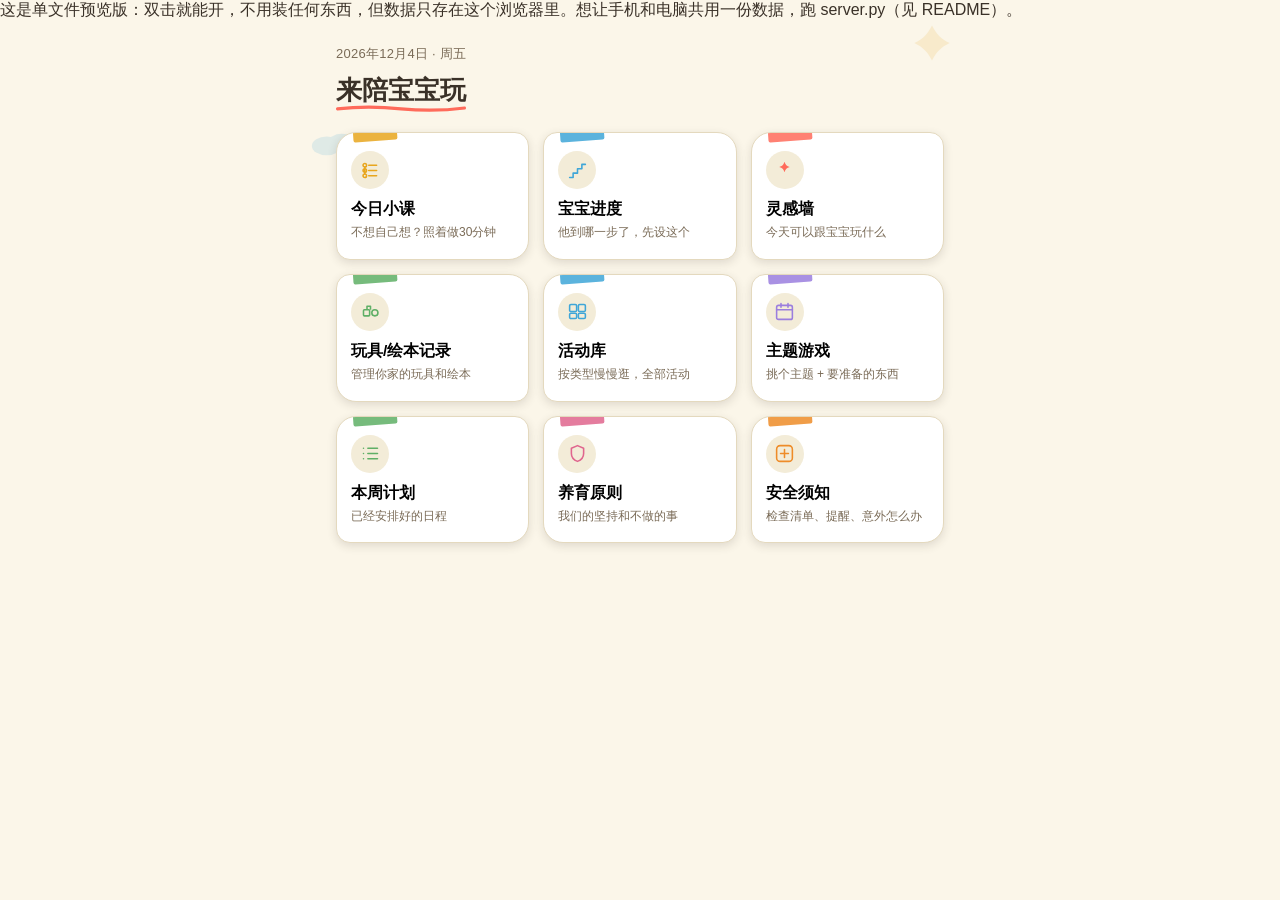
<file: 双击打开.html>
<!doctype html>
<html lang="zh-CN">
<head>
<meta charset="UTF-8">
<meta name="viewport" content="width=device-width, initial-scale=1, viewport-fit=cover">
<title>来陪宝宝玩（预览）</title>
<meta name="mobile-web-app-capable" content="yes">
<meta name="apple-mobile-web-app-capable" content="yes">
<meta name="apple-mobile-web-app-status-bar-style" content="default">
<meta name="apple-mobile-web-app-title" content="来陪宝宝玩">
<style>
@keyframes pop { 0%{ transform: scale(0.9); } 60%{ transform: scale(1.05); } 100%{ transform: scale(1); } }
@keyframes fadeUp { from{ opacity:0; transform:translateY(6px); } to{ opacity:1; transform:translateY(0); } }

:root{
  --paper:#FBF6E9;
  --paper-alt:#F3ECD8;
  --ink:#3A3128;
  --ink-soft:#7A6B57;
  --line:#E4D9BE;
  --coral:#FF6B5B;
  --sun:#E8A61E;
  --sky:#3FA6D8;
  --grass:#5FAF66;
  --grape:#9B7EDE;
  --berry:#E0668E;
  --tangerine:#EE8C29;
  --shadow:rgba(58,49,40,0.14);
}

*{ box-sizing:border-box; }
html,body{ margin:0; }
body{
  background:var(--paper);
  color:var(--ink);
  font-family:"PingFang SC","Hiragino Sans GB","Microsoft YaHei",-apple-system,BlinkMacSystemFont,sans-serif;
  -webkit-font-smoothing:antialiased;
}

.page{ max-width:640px; margin:0 auto; padding:24px 16px 64px; position:relative; }
.doodle{ position:absolute; opacity:0.14; pointer-events:none; z-index:0; }

.eyebrow{ font-size:13px; color:var(--ink-soft); letter-spacing:.02em; margin-bottom:6px; }

header.top{ position:relative; margin-bottom:6px; }
h1{ font-size:26px; margin:4px 0 4px; text-wrap:balance; position:relative; display:inline-block; }
h1 .underline{ position:absolute; left:0; bottom:-4px; width:100%; height:8px; }
.subhead{ font-size:13.5px; color:var(--ink-soft); margin-top:6px; }

/* views */
.view{ display:none; animation:fadeUp .25s ease; }
.view.active{ display:block; }
.back-btn{
  border:none; background:none; color:var(--ink-soft); font-size:13.5px; cursor:pointer;
  padding:0; margin-bottom:10px; display:inline-flex; align-items:center; gap:4px;
}
.view-title{ font-size:22px; margin:0 0 4px; }
.view-sub{ font-size:13.5px; color:var(--ink-soft); margin-bottom:6px; }

/* home section grid */
.section-grid{ display:grid; grid-template-columns:repeat(auto-fit,minmax(150px,1fr)); gap:14px; margin-top:20px; }
.section-card{
  background:#fff; border:1.5px solid var(--line); border-radius:20px 14px 20px 14px;
  box-shadow:0 3px 10px var(--shadow); padding:18px 14px; cursor:pointer; position:relative; overflow:hidden;
  text-align:left;
}
.section-card:nth-child(even){ border-radius:14px 20px 14px 20px; }
.section-card .tape{ position:absolute; top:-8px; left:16px; width:44px; height:16px; border-radius:2px; opacity:.85; transform:rotate(-4deg); }
.section-card .icon-wrap{ width:38px; height:38px; border-radius:50%; display:flex; align-items:center; justify-content:center; background:var(--paper-alt); margin-bottom:10px; }
.section-card .icon-wrap svg{ width:21px; height:21px; }
.section-card .sec-name{ font-size:15.5px; font-weight:700; margin-bottom:4px; }
.section-card .sec-hint{ font-size:12px; color:var(--ink-soft); line-height:1.4; }
.section-card:active{ transform:scale(.98); }

.grid{ display:grid; grid-template-columns:repeat(auto-fit,minmax(250px,1fr)); gap:16px; margin-top:14px; }

.card{
  background:#fff; border:1.5px solid var(--line);
  border-radius:18px 14px 20px 12px; box-shadow:0 3px 10px var(--shadow);
  overflow:hidden; position:relative;
}
.card:nth-child(even){ border-radius:14px 20px 12px 18px; }
.tape{ position:absolute; top:-8px; left:22px; width:56px; height:20px; border-radius:2px; opacity:.85; transform:rotate(-3deg); }

.card-head{ display:flex; align-items:flex-start; gap:12px; padding:20px 16px 14px; cursor:pointer; user-select:none; }
.icon-wrap{ width:42px; height:42px; flex:none; border-radius:50%; display:flex; align-items:center; justify-content:center; background:var(--paper-alt); }
.icon-wrap svg{ width:24px; height:24px; }

.card-body{ flex:1; min-width:0; }
.module-name{ font-size:13px; color:var(--ink-soft); margin-bottom:3px; }
.teaser{ font-size:16px; font-weight:600; line-height:1.4; }

.expand-btn{ flex:none; width:28px; height:28px; border-radius:50%; border:1.5px solid var(--line); background:#fff; display:flex; align-items:center; justify-content:center; transition:transform .25s ease, background .2s; }
.card.open .expand-btn{ transform:rotate(45deg); background:var(--paper-alt); }
.expand-btn svg{ width:14px; height:14px; }

.card-detail{ max-height:0; overflow:hidden; transition:max-height .35s ease; border-top:2px dashed var(--line); margin:0 16px; }
.card.open .card-detail{ max-height:1600px; }
.detail-inner{ padding:14px 2px 18px; }

.activity-item{ border-bottom:1px solid var(--paper-alt); }
.activity-item:last-of-type{ border-bottom:none; }
.activity-line{ display:flex; align-items:center; gap:10px; padding:9px 0; font-size:14.5px; line-height:1.5; }
.activity-text{ flex:1; }
.activity-text.has-detail{ cursor:pointer; }
/* 有做法的活动，标题后面跟一个小箭头，点了才展开 */
.activity-text.has-detail .act-title::after{
  content:"›"; display:inline-block; margin-left:6px; color:var(--ink-soft);
  transform:rotate(90deg); transition:transform .2s; font-size:15px; line-height:1;
}
.activity-item.open .activity-text.has-detail .act-title::after{ transform:rotate(-90deg); }
.activity-detail{
  display:none; padding:2px 0 12px; font-size:13.5px; line-height:1.65; color:var(--ink-soft);
}
.activity-item.open .activity-detail{ display:block; animation:fadeUp .2s ease; }
.activity-detail .mat{
  display:inline-block; background:var(--paper-alt); border-radius:6px;
  padding:3px 9px; font-size:12.5px; margin-bottom:8px;
}
.activity-detail ul{ margin:0; padding-left:18px; }
.activity-detail li{ margin-bottom:4px; }
.activity-detail li:last-child{ margin-bottom:0; }
.fav-btn{ flex:none; width:30px; height:30px; border-radius:50%; border:1.5px solid var(--line); background:#fff; cursor:pointer; display:flex; align-items:center; justify-content:center; position:relative; }
.step-actions{ display:flex; align-items:center; gap:6px; flex:none; }
.step-shuffle{ flex:none; width:30px; height:30px; border-radius:50%; border:1.5px solid var(--line); background:#fff; cursor:pointer; display:flex; align-items:center; justify-content:center; color:var(--ink-soft); }
.step-shuffle svg{ width:14px; height:14px; }
.step-shuffle:active{ transform:scale(.94); }
.fav-btn svg{ width:15px; height:15px; }
.fav-btn.faved{ border-color:var(--coral); background:rgba(255,107,91,.08); }

.day-picker{ position:absolute; right:0; top:36px; background:#fff; border:1.5px solid var(--line); border-radius:12px; box-shadow:0 6px 16px var(--shadow); padding:8px; display:none; grid-template-columns:repeat(4,1fr); gap:6px; z-index:5; width:180px; }
.day-picker.show{ display:grid; }
.day-picker button{ border:1px solid var(--line); background:var(--paper-alt); border-radius:8px; font-size:12.5px; padding:6px 0; cursor:pointer; color:var(--ink); }
.day-picker button:hover{ background:var(--coral); color:#fff; border-color:var(--coral); }

.shuffle{ margin-top:6px; margin-right:8px; font-size:13px; color:var(--coral); background:none; border:1.5px dashed var(--coral); border-radius:100px; padding:5px 12px; cursor:pointer; display:inline-flex; align-items:center; gap:5px; }
.shuffle:active{ transform:scale(.96); }
.quick-add{ display:flex; flex-direction:column; gap:7px; margin-top:10px; }
.quick-add input, .quick-add textarea{ border:1.5px solid var(--line); border-radius:8px; padding:7px 10px; font-size:13.5px; font-family:inherit; }
.quick-add textarea{ min-height:52px; resize:vertical; }
.quick-add button{ align-self:flex-start; border:none; background:var(--ink); color:var(--paper); border-radius:8px; padding:6px 14px; font-size:13px; cursor:pointer; }
.del-btn{ flex:none; width:26px; height:26px; border-radius:50%; border:none; background:none; color:var(--ink-soft); cursor:pointer; display:flex; align-items:center; justify-content:center; }
.del-btn svg{ width:13px; height:13px; }

/* library */
.chip-row{ display:flex; flex-wrap:wrap; gap:8px; margin:14px 0 4px; }
.chip-btn{ border:1.5px solid var(--line); background:#fff; color:var(--ink-soft); padding:6px 14px; border-radius:100px; font-size:13.5px; cursor:pointer; }
.chip-btn.active{ background:var(--ink); color:var(--paper); border-color:var(--ink); }
.library-list{ display:flex; flex-direction:column; gap:8px; margin-top:14px; }
.library-list .activity-item{ background:#fff; border:1.5px solid var(--line); border-radius:12px; padding:2px 14px 2px; border-bottom:1.5px solid var(--line); }
.library-list .activity-line{ padding:10px 0; }
.library-list .activity-text .tag{ font-size:11.5px; color:var(--ink-soft); display:block; margin-top:3px; }
.library-list .activity-detail{ border-top:1px dashed var(--line); padding-top:10px; margin-bottom:2px; }
.milestone-box{ background:#fff; border:1.5px solid var(--line); border-radius:14px; padding:14px 16px; margin-top:14px; }
.milestone-box h4{ font-size:14.5px; margin:0 0 4px; }
.milestone-box .chip-row{ margin-top:8px; }
.stage-checklist{ margin-top:2px; }
.stage-age{ font-size:12px; color:var(--ink-soft); }
.add-row{ display:flex; gap:8px; margin-top:14px; flex-wrap:wrap; }
.add-row select{ border:1.5px solid var(--line); border-radius:8px; padding:7px 8px; font-size:13.5px; font-family:inherit; background:#fff; color:var(--ink); }
.add-row input{ flex:1; min-width:140px; border:1.5px solid var(--line); border-radius:8px; padding:7px 10px; font-size:13.5px; font-family:inherit; }
.add-row textarea{ flex-basis:100%; border:1.5px solid var(--line); border-radius:8px; padding:7px 10px; font-size:13.5px; font-family:inherit; min-height:48px; resize:vertical; }
.add-row button{ border:none; background:var(--ink); color:var(--paper); border-radius:8px; padding:0 14px; font-size:13px; cursor:pointer; align-self:flex-start; }
.add-row.inline{ margin-top:10px; }

/* theme view */
.theme-head{ display:flex; align-items:center; gap:12px; margin:16px 0 12px; }
.theme-head .icon-wrap{ width:44px; height:44px; }
.theme-head h3{ font-size:18px; margin:0; }
.materials-grid{ display:grid; grid-template-columns:repeat(auto-fit,minmax(160px,1fr)); gap:12px; margin-top:14px; }
.material-card{ background:#fff; border:1.5px solid var(--line); border-radius:12px; padding:12px 14px; }
.material-card h4{ font-size:12.5px; color:var(--ink-soft); margin:0 0 8px; font-weight:600; }
.material-card ul{ margin:0; padding-left:18px; font-size:13.5px; line-height:1.7; }
.material-card.empty{ display:none; }
.expand-more{ margin-top:6px; font-size:12.5px; color:var(--coral); background:none; border:none; cursor:pointer; padding:0; text-decoration:underline; }

/* toy */
.toy-name{ font-size:15px; font-weight:600; margin-bottom:4px; }
.toy-hint{ font-size:12.5px; color:var(--ink-soft); margin-bottom:10px; }
.toy-empty{ font-size:13.5px; color:var(--ink-soft); margin-bottom:10px; }
.toy-manage{ margin-top:14px; border-top:1px dashed var(--line); padding-top:12px; }
.toy-manage-toggle{ font-size:12.5px; color:var(--ink-soft); background:none; border:none; cursor:pointer; padding:0; text-decoration:underline; }
.toy-add-row{ display:flex; gap:8px; margin-top:10px; }
.toy-add-row input{ flex:1; border:1.5px solid var(--line); border-radius:8px; padding:7px 10px; font-size:13.5px; font-family:inherit; }
.toy-add-row button{ border:none; background:var(--grass); color:#fff; border-radius:8px; padding:0 14px; font-size:13px; cursor:pointer; }
.toy-list{ margin-top:10px; display:flex; flex-wrap:wrap; gap:6px; }
.toy-chip{ font-size:12.5px; background:var(--paper-alt); border-radius:100px; padding:4px 10px; display:flex; align-items:center; gap:6px; }
.toy-chip button{ border:none; background:none; color:var(--ink-soft); cursor:pointer; font-size:13px; line-height:1; padding:0; }

/* screen time */
.timer-box{ display:flex; align-items:center; gap:14px; }
.timer-display{ font-variant-numeric:tabular-nums; font-size:22px; font-weight:700; color:var(--tangerine); }
.timer-btn{ border:none; border-radius:100px; padding:7px 16px; font-size:13px; background:var(--tangerine); color:#fff; cursor:pointer; }
.timer-btn.pause{ background:var(--ink-soft); }
.timer-note{ font-size:12.5px; color:var(--ink-soft); margin-top:8px; }

/* diary */
.diary{ margin-top:24px; background:#fff; border:1.5px solid var(--line); border-radius:4px 16px 16px 16px; box-shadow:0 3px 10px var(--shadow); padding:18px 18px 16px; position:relative; }
.diary::before{ content:""; position:absolute; top:-9px; right:26px; width:60px; height:22px; background:var(--sun); opacity:.85; transform:rotate(4deg); border-radius:2px; }
.diary-title{ font-size:14px; font-weight:600; color:var(--ink-soft); margin-bottom:8px; }
#diaryList{ display:flex; flex-direction:column; gap:10px; }
.diary-entry{ border-top:1px dashed var(--line); padding-top:10px; }
.diary-entry:first-child{ border-top:none; padding-top:0; }
.diary-preview{ font-size:14.5px; line-height:1.6; cursor:pointer; }
.diary-preview.collapsed{ display:-webkit-box; -webkit-line-clamp:1; -webkit-box-orient:vertical; overflow:hidden; }
.diary-date-tag{ font-size:11.5px; color:var(--ink-soft); margin-top:3px; }
.diary-add{ margin-top:14px; }
.diary-add textarea{ width:100%; border:1.5px solid var(--line); border-radius:10px; padding:10px; font-size:14px; font-family:inherit; resize:vertical; min-height:56px; background:var(--paper-alt); color:var(--ink); }
.diary-add-btn{ margin-top:8px; border:none; border-radius:100px; padding:7px 16px; background:var(--ink); color:var(--paper); font-size:13px; cursor:pointer; }
.add-toggle{ font-size:13px; color:var(--coral); background:none; border:none; cursor:pointer; padding:0; margin-top:12px; display:inline-flex; align-items:center; gap:4px; }

/* 今日小课 */
.lesson-total{ font-size:13.5px; color:var(--ink-soft); background:#fff; border:1.5px solid var(--line); border-radius:12px; padding:12px 14px; margin-top:14px; line-height:1.6; }
.lesson-total strong{ color:var(--ink); }
.lesson-theme{ font-size:15px; font-weight:700; color:var(--ink); margin-bottom:5px; }
.lesson-step.ritual{ background:var(--paper-alt); border-style:dashed; }
.lesson-list{ display:flex; flex-direction:column; gap:10px; margin-top:12px; }
.lesson-step{ display:flex; gap:12px; background:#fff; border:1.5px solid var(--line); border-radius:14px; padding:12px 14px; border-bottom:1.5px solid var(--line); }
.step-rail{ flex:none; padding-top:2px; }
.step-num{ display:flex; align-items:center; justify-content:center; width:24px; height:24px; border-radius:50%; color:#fff; font-size:13px; font-weight:700; font-variant-numeric:tabular-nums; }
.step-body{ flex:1; min-width:0; }
.step-meta{ font-size:11.5px; color:var(--ink-soft); margin-bottom:2px; }
.lesson-step .activity-line{ padding:2px 0 0; }
.lesson-step .activity-detail{ border-top:1px dashed var(--line); margin-top:8px; padding-top:9px; }
.module-note{ font-size:12.5px; color:var(--ink-soft); line-height:1.6; background:var(--paper-alt); border-radius:8px; padding:9px 11px; margin-bottom:12px; }
.add-toggle.muted{ color:var(--ink-soft); }

/* week plan */
.week-grid{ display:flex; flex-direction:column; gap:12px; margin-top:14px; }
.day-card{ background:#fff; border:1.5px solid var(--line); border-radius:14px; padding:14px 16px; }
.day-card-head{ display:flex; align-items:center; justify-content:space-between; margin-bottom:8px; }
.day-card h3{ font-size:14px; margin:0; color:var(--ink-soft); }
.day-card.today h3{ color:var(--coral); }
.day-card-head .add-toggle{ margin:0; font-size:12.5px; }
.day-items{ display:flex; flex-direction:column; gap:6px; }
.day-item{ display:flex; align-items:center; gap:8px; font-size:14px; background:var(--paper-alt); border-radius:8px; padding:7px 10px; }
.day-item span{ flex:1; }
.day-item button{ border:none; background:none; color:var(--ink-soft); cursor:pointer; font-size:14px; padding:0; }
.day-empty{ font-size:13px; color:var(--ink-soft); font-style:normal; }

/* 本周计划：点开某一天，卡片式选活动 */
.day-pick-panel{ margin-top:12px; border-top:1px dashed var(--line); padding-top:12px; }
.day-pick-grid{ display:grid; grid-template-columns:repeat(auto-fill, minmax(130px,1fr)); gap:8px; margin-top:10px; max-height:360px; overflow-y:auto; }
.pick-card{
  display:flex; flex-direction:column; align-items:flex-start; gap:4px;
  background:var(--paper-alt); border:1.5px solid var(--line); border-radius:10px;
  padding:10px 10px; cursor:pointer; text-align:left; font-family:inherit;
}
.pick-card:active{ transform:scale(.97); background:#fff; }
.pick-icon svg{ width:17px; height:17px; }
.pick-text{ font-size:12.5px; line-height:1.4; color:var(--ink); }
.pick-when{ font-size:10.5px; color:var(--ink-soft); background:#fff; border-radius:100px; padding:1px 7px; }

/* principles */
.principle-block{ background:#fff; border:1.5px solid var(--line); border-radius:16px; padding:16px 18px; margin-top:14px; }
.principle-block h3{ font-size:14.5px; margin:0 0 10px; color:var(--ink-soft); }
.principle-block ul{ margin:0; padding:0; list-style:none; display:flex; flex-direction:column; gap:9px; }
.principle-block li{ display:flex; align-items:flex-start; gap:9px; font-size:14.5px; line-height:1.5; }
.principle-block li .mark{ flex:none; width:20px; height:20px; margin-top:1px; }
.principle-block.avoid{ background:var(--paper-alt); }
.principle-block.scripts{ background:#fff; }
.script-card{ border:1.5px solid var(--line); border-radius:12px; padding:12px 14px; margin-bottom:10px; }
.script-card:last-child{ margin-bottom:0; }
.script-head{ display:flex; align-items:center; justify-content:space-between; gap:8px; margin-bottom:6px; }
.script-head strong{ font-size:14.5px; }
.script-card p{ margin:0; font-size:13.5px; line-height:1.6; color:var(--ink-soft); }
.script-add{ margin-top:14px; border-top:1px dashed var(--line); padding-top:12px; display:flex; flex-direction:column; gap:8px; }
.script-add input, .script-add textarea{ border:1.5px solid var(--line); border-radius:8px; padding:8px 10px; font-size:13.5px; font-family:inherit; }
.script-add textarea{ min-height:52px; resize:vertical; }
.script-add button{ align-self:flex-start; border:none; background:var(--ink); color:var(--paper); border-radius:100px; padding:6px 16px; font-size:13px; cursor:pointer; }

/* 玩具轮换：小卡网格 */
.toy-grid{ display:grid; grid-template-columns:repeat(auto-fill, minmax(140px,1fr)); gap:10px; margin-top:2px; }
.toy-card{ position:relative; background:var(--paper-alt); border:1.5px solid var(--line); border-radius:12px; padding:12px 30px 11px 13px; }
.toy-card-name{ font-size:14px; font-weight:600; line-height:1.4; }
.toy-card-detail{ font-size:12px; color:var(--ink-soft); margin-top:5px; line-height:1.5; }
.toy-card .del-btn{ position:absolute; top:5px; right:5px; }

/* space */
.firstaid-list{ display:flex; flex-direction:column; gap:8px; margin-top:8px; }
.firstaid-card{ background:#fff; border:1.5px solid var(--line); border-radius:12px; padding:2px 14px; }
.firstaid-card .activity-line{ padding:12px 0; }
.firstaid-card .activity-detail{ padding-bottom:12px; }
.firstaid-card .activity-detail ul{ padding-left:18px; }
.firstaid-warn{ margin-top:9px; font-size:12.5px; color:var(--coral); background:rgba(255,107,91,.08); border-radius:8px; padding:8px 10px; line-height:1.5; }
.safety-block{ background:#fff; border:1.5px solid var(--line); border-radius:16px; padding:16px 18px; margin-top:18px; }
.safety-block h3{ font-size:14.5px; margin:0 0 10px; color:var(--ink-soft); }
.safety-item{ display:flex; align-items:center; gap:10px; padding:7px 0; font-size:14.5px; border-bottom:1px solid var(--paper-alt); }
.safety-item:last-child{ border-bottom:none; }
.safety-item input{ width:19px; height:19px; accent-color:var(--grass); flex:none; }
.safety-item label{ flex:1; line-height:1.5; }
.safety-item label.checked{ color:var(--ink-soft); text-decoration:line-through; text-decoration-color:var(--grass); }

.note{ margin-top:26px; font-size:12.5px; color:var(--ink-soft); line-height:1.7; border-top:1px solid var(--line); padding-top:14px; }

@media (prefers-reduced-motion: reduce){ *{ transition:none !important; animation:none !important; } }

</style>
</head>
<body>
<div class="banner">这是单文件预览版：双击就能开，不用装任何东西，但数据只存在这个浏览器里。想让手机和电脑共用一份数据，跑 server.py（见 README）。</div>
<div class="page">
  <svg class="doodle" style="top:0; right:6px; width:44px;" viewBox="0 0 40 40"><path d="M20 4 C24 12 28 16 36 20 C28 24 24 28 20 36 C16 28 12 24 4 20 C12 16 16 12 20 4 Z" fill="var(--sun)"/></svg>
  <svg class="doodle" style="top:110px; left:-10px; width:56px;" viewBox="0 0 60 30"><ellipse cx="18" cy="16" rx="16" ry="10" fill="var(--sky)"/><ellipse cx="34" cy="12" rx="14" ry="9" fill="var(--sky)"/></svg>

  <div class="eyebrow" id="dateLine"></div>

  <!-- HOME -->
  <section class="view active" id="view-home">
    <header class="top">
      <h1>来陪宝宝玩<svg class="underline" viewBox="0 0 200 10" preserveAspectRatio="none"><path d="M2 6 Q50 2 100 6 T198 5" stroke="var(--coral)" stroke-width="4" fill="none" stroke-linecap="round"/></svg></h1>
    </header>
    <div class="section-grid" id="sectionGrid"></div>
  </section>

  <!-- 宝宝进度 -->
  <section class="view" id="view-progress">
    <button class="back-btn" data-back>← 返回</button>
    <h2 class="view-title">宝宝进度</h2>
    <div class="view-sub">设一次，灵感墙、活动库、今日小课都会跟着变</div>
    <div id="progressContent"></div>
  </section>

  <!-- 今日小课 -->
  <section class="view" id="view-lesson">
    <button class="back-btn" data-back>← 返回</button>
    <h2 class="view-title">今日小课</h2>
    <div class="view-sub">懒得自己想的时候，照着这套走就行</div>
    <div id="lessonContent"></div>
  </section>

  <!-- 灵感墙 -->
  <section class="view" id="view-wall">
    <button class="back-btn" data-back>← 返回</button>
    <h2 class="view-title">灵感墙</h2>
    <div class="view-sub">词穷的时候刷一刷，点开看具体怎么玩</div>
    <div class="grid" id="cardGrid"></div>
    <div class="diary">
      <div class="diary-title">✎ 今天的小本本</div>
      <div id="diaryList"></div>
      <button class="add-toggle" id="addToggle">+ 记一笔</button>
      <div class="diary-add" id="diaryAdd" style="display:none;">
        <textarea id="diaryText" placeholder="今天宝宝做了什么、有什么小进步..."></textarea>
        <button class="diary-add-btn" id="diarySave">保存</button>
      </div>
    </div>
  </section>

  <!-- 玩具/绘本记录 -->
  <section class="view" id="view-toys">
    <button class="back-btn" data-back>← 返回</button>
    <h2 class="view-title">玩具/绘本记录</h2>
    <div class="view-sub">加进来的玩具会在灵感墙里随机轮流推荐，绘本就是记个数</div>
    <div id="toysContent"></div>
  </section>

  <!-- 活动库 -->
  <section class="view" id="view-library">
    <button class="back-btn" data-back>← 返回</button>
    <h2 class="view-title">活动库</h2>
    <div class="view-sub">按类别慢慢逛，不止今天推荐的那几个</div>
    <div class="chip-row" id="libraryFilters"></div>
    <div id="milestonePicker"></div>
    <div class="add-row" id="libraryAdd"></div>
    <div class="library-list" id="libraryList"></div>
  </section>

  <!-- 主题游戏 -->
  <section class="view" id="view-theme">
    <button class="back-btn" data-back>← 返回</button>
    <h2 class="view-title">主题游戏</h2>
    <div class="view-sub">挑一个主题 + 要准备的东西，自己设置，不用跟着日历走</div>
    <div class="chip-row" id="themePicker"></div>
    <div id="themeContent"></div>
  </section>

  <!-- 本周计划 -->
  <section class="view" id="view-week">
    <button class="back-btn" data-back>← 返回</button>
    <h2 class="view-title">本周计划</h2>
    <div class="view-sub">提前排一排，做不做再说</div>
    <div class="week-grid" id="weekGrid"></div>
  </section>

  <!-- 养育原则 -->
  <section class="view" id="view-principles">
    <button class="back-btn" data-back>← 返回</button>
    <h2 class="view-title">养育原则</h2>
    <div class="view-sub">我们的坚持，和不做的事</div>
    <div id="principlesContent"></div>
  </section>

  <!-- 安全须知 -->
  <section class="view" id="view-safety">
    <button class="back-btn" data-back>← 返回</button>
    <h2 class="view-title">安全须知</h2>
    <div class="view-sub">一次性检查清单、日常提醒、遇到意外怎么办</div>
    <div id="safetyContent"></div>
  </section>

</div>

<script>window.__CONTENT__ = {"ageLabel": "18-24个月", "grossStages": [{"id": "s1", "label": "抬头", "age": "约1-3个月"}, {"id": "s2", "label": "翻身", "age": "约4-6个月"}, {"id": "s3", "label": "独坐（不用扶）", "age": "约6-8个月"}, {"id": "s4", "label": "爬行（手膝并用）", "age": "约7-10个月"}, {"id": "s5", "label": "扶着站起来", "age": "约8-10个月"}, {"id": "s6", "label": "扶着家具挪步走", "age": "约9-12个月"}, {"id": "s7", "label": "独走几步", "age": "约11-14个月"}, {"id": "s8", "label": "走得比较稳了", "age": "约13-15个月"}, {"id": "s9", "label": "会跑", "age": "约16-18个月起"}, {"id": "s10", "label": "扶栏杆上下楼梯", "age": "约16-24个月"}, {"id": "s11", "label": "会双脚跳离地", "age": "约19-24个月"}, {"id": "s12", "label": "独立上下楼梯/骑三轮车启蒙", "age": "约24-36个月"}], "fineStages": [{"id": "f1", "label": "主动伸手抓握", "age": "约2-4个月"}, {"id": "f2", "label": "掌侧捏取（剪刀式抓握）", "age": "约6-8个月"}, {"id": "f3", "label": "拇指食指尖捏取（钳状抓握）", "age": "约8-10个月"}, {"id": "f4", "label": "自己用手抓东西吃", "age": "约10-12个月"}, {"id": "f5", "label": "堆叠2-3块积木/翻厚页绘本", "age": "约12-18个月"}, {"id": "f6", "label": "握笔涂鸦/拧瓶盖转把手", "age": "约18-24个月"}, {"id": "f7", "label": "堆叠4块以上积木/串大颗珠子", "age": "约24-30个月"}, {"id": "f8", "label": "三指握笔/用安全剪刀", "age": "约30-36个月"}], "langStages": [{"id": "l1", "label": "咿呀发音", "age": "约2-4个月"}, {"id": "l2", "label": "咿呀学语带辅音", "age": "约6-9个月"}, {"id": "l3", "label": "听懂简单词/挥手拜拜", "age": "约8-11个月"}, {"id": "l4", "label": "说出第一个有意义的词", "age": "约10-14个月"}, {"id": "l5", "label": "词汇量10-25个词", "age": "约15-18个月"}, {"id": "l6", "label": "开始说两词短语", "age": "约18-24个月"}, {"id": "l7", "label": "词汇爆发/简单句子", "age": "约24-30个月"}, {"id": "l8", "label": "会问简单问题/句子更完整", "age": "约30-36个月"}], "cogStages": [{"id": "c1", "label": "找部分遮挡的物品", "age": "约4-8个月"}, {"id": "c2", "label": "主动找完全藏起来的东西", "age": "约8-12个月"}, {"id": "c3", "label": "因果关系理解", "age": "约9-12个月"}, {"id": "c4", "label": "功能性使用物品/简单模仿", "age": "约12-15个月"}, {"id": "c5", "label": "简单配对/分类", "age": "约15-18个月"}, {"id": "c6", "label": "假装游戏萌芽", "age": "约18-24个月"}, {"id": "c7", "label": "简单拼图/多步骤问题解决", "age": "约24-30个月"}, {"id": "c8", "label": "按多特征分类/数字概念萌芽", "age": "约30-36个月"}], "engStages": [{"id": "e1", "label": "只磨耳朵（没反应也正常）", "age": "任何月龄都能开始"}, {"id": "e2", "label": "听到歌会跟着做动作", "age": "约12-18个月"}, {"id": "e3", "label": "会蹦出几个英文单词", "age": "约18-30个月"}, {"id": "e4", "label": "会说简单英文短句", "age": "约30个月以上"}], "modules": [{"id": "gross", "name": "大运动", "icon": "run", "color": "sky", "activities": [{"text": "趴着抬头看玩具", "stage": "s1", "materials": "颜色鲜明的玩具或你的脸", "steps": ["清醒的时候让他趴一小会儿", "在他正前方晃玩具，或者你自己趴下来跟他对视", "哼唧了就抱起来，一次几十秒就够"]}, {"text": "侧躺推一把学翻身", "stage": "s2", "materials": "爬行垫或床", "steps": ["让他侧躺，把玩具放在他背后一点点的位置", "轻轻托一下他的髋部，剩下的让他自己使劲", "翻过去卡住了就帮一把，不用反复练"]}, {"text": "坐着够旁边的东西", "stage": "s3", "materials": "几件轻的玩具", "steps": ["让他坐稳，把玩具放在伸手刚好够得着的侧前方", "让他自己转身去拿，练躯干稳定", "身后垫个枕头，倒了也不疼"]}, {"text": "钻纸箱隧道", "stage": "s4", "materials": "去掉两头盖子的纸箱，或两把椅子搭条毯子", "steps": ["隧道两头各放一个他喜欢的东西", "你先示范爬一次给他看", "让他自己来回钻，别催速度"]}, {"text": "追着球爬", "stage": "s4", "materials": "一个软球", "steps": ["把球轻轻滚开一小段距离", "让他爬过去追", "追到了让他自己推一下球，再玩一轮"]}, {"text": "学小动物爬", "stage": "s4", "materials": "爬行垫", "steps": ["你先做给他看：熊爬（手脚撑地屁股翘）、青蛙蹲跳", "他跟不跟随都行，看你做也是学", "在垫子上做，别在硬地板"], "themes": ["animal"]}, {"text": "扶着沙发站起来蹲下去", "stage": "s5", "materials": "矮沙发或茶几", "steps": ["把玩具放在沙发面上，让他扶着站起来拿", "再放一个到地上，让他蹲下去捡", "站起蹲下这个来回就是最好的腿部练习"]}, {"text": "扶站够高一点的东西", "stage": "s5", "materials": "矮柜或茶几、他喜欢的玩具", "steps": ["把玩具放在比他伸手略高一点的地方", "让他扶着踮脚去够", "够到就行，不要一次次加高试他极限"]}, {"text": "扶着家具横着挪", "stage": "s6", "materials": "沙发或茶几", "steps": ["在沙发另一头放个他想要的小东西", "让他扶着边缘横着挪过去", "在旁边护着就好，别拉他的手带他走"]}, {"text": "推纸箱/推车往前走", "stage": "s6", "materials": "装了点重物的纸箱，或稳的学步推车", "steps": ["扶他站到箱子后面，手放在箱沿上", "轻轻带他往前一小段，然后放手让他自己推", "箱子里压点东西，不然会滑太快"]}, {"text": "独走几步去拿玩具", "stage": "s7", "materials": "他最想要的那个玩具", "steps": ["你蹲在离他两三步的地方，手里拿着玩具", "张开手等他走过来，别往后退逗他", "摔坐了就说\"没事\"，语气平常一点"]}, {"text": "爬枕头山", "stage": "s7", "materials": "两三个枕头或抱枕", "steps": ["把枕头堆成小山放在垫子上", "让他爬上去、翻过去，或者绕过去都行", "摔进枕头堆本身就是好玩的部分"]}, {"text": "床上打滚翻跟头", "stage": "s7", "materials": "床垫或厚爬行垫", "steps": ["在软的地方让他自由打滚", "你也可以躺下跟他一起滚", "护住床边，别靠太近"]}, {"text": "踢球", "stage": "s8", "materials": "一个软球", "steps": ["球放他脚前，你先踢一下给他看", "扶着他的手让他试一脚", "踢歪了、踩到了都算，别纠正姿势"]}, {"text": "抛球进纸箱", "stage": "s8", "materials": "纸箱或洗衣篮、几个软球", "steps": ["箱子放在他跟前一点点的地方", "示范扔一个进去", "进不进都鼓励，他会自己慢慢调整距离"]}, {"text": "拿小喷壶浇花", "stage": "s8", "materials": "小喷壶或小水杯、家里的花", "steps": ["装少一点水，太重他拿不动", "让他自己按/倒，洒出来没关系", "浇完可以一起摸摸叶子"], "themes": ["chores", "nature"]}, {"text": "推着椅子在屋里走", "stage": "s8", "materials": "轻的小椅子或纸箱", "steps": ["清出一条没有障碍的路线", "让他推着椅子自己走", "地板太滑的话垫块毯子"]}, {"text": "蹲下来擦地板", "stage": "s8", "materials": "他自己的小抹布", "steps": ["给他一块专属的湿抹布", "你在旁边擦你的，他擦他的", "擦得干不干净完全不重要"], "themes": ["chores"]}, {"text": "追泡泡", "stage": "s9", "materials": "儿童泡泡水", "steps": ["在空地上吹泡泡", "让他跑着去追、去拍", "他盯着泡泡发呆也别打断，那也是在看"], "when": "有泡泡水时"}, {"text": "你追我跑", "stage": "s9", "materials": "一块空地", "steps": ["说\"我要来抓你啦\"然后慢慢追", "让他跑赢，追到就抱起来转一圈", "轮流当追的人，他会更投入"], "when": "有空地时"}, {"text": "抛圈圈套瓶子", "stage": "s9", "materials": "塑料圈或纸盘挖洞、几个矿泉水瓶", "steps": ["瓶子摆在他前面一两步", "示范套一次", "套不中就往前站一点，让他有得手的机会"]}, {"text": "跟着音乐跳舞做操", "stage": "s9", "materials": "随便放首歌，或者你自己哼", "steps": ["放音乐，你先跳起来", "拍手、跺脚、转圈，动作大一点", "他跟不上节奏没关系，自己乱动最好"]}, {"text": "拎着小桶走一段", "stage": "s9", "materials": "小桶或小袋子，里面放几样东西", "steps": ["装轻一点，让他一只手能拎起来", "从客厅拎到房间，给他一个\"任务\"", "换手拎也是练习"]}, {"text": "扶栏杆上下台阶", "stage": "s10", "materials": "楼梯或两三阶矮台阶", "steps": ["全程站在他下方一阶护着", "上楼让他自己手脚并用", "下楼更危险，可以先抱下来"], "when": "有台阶时"}, {"text": "踩着垫子过河", "stage": "s10", "materials": "几块坐垫或地垫", "steps": ["把垫子间隔摆开当\"石头\"", "牵着他一块块踩过去", "熟了以后放手让他自己踩"]}, {"text": "赤脚踩不同材质", "stage": "s10", "materials": "瑜伽垫、毛毯、草地、鹅卵石垫", "steps": ["让他光脚依次走过不同的地面", "一边走一边说\"软软的\"\"凉凉的\"", "他不愿意踩就跳过，别硬拉"], "when": "有条件时", "themes": ["nature"]}, {"text": "双脚跳过一条线", "stage": "s11", "materials": "地上贴条胶带，或放个呼啦圈", "steps": ["先示范双脚一起跳过去", "牵着他的手一起跳几次", "他单脚迈过去也算，慢慢来"]}, {"text": "从矮台阶往下跳", "stage": "s11", "materials": "一阶矮台阶或厚垫子", "steps": ["牵着他两只手站在台阶上", "数一二三一起往下跳", "落地时扶稳，别让他自己试高的"]}, {"text": "单脚站一下", "stage": "s12", "materials": "一面墙或你的手", "steps": ["扶着墙，示范抬起一只脚", "能站一两秒就很好", "可以编成\"小金鸡\"游戏"]}, {"text": "自己上下楼梯", "stage": "s12", "materials": "有扶手的楼梯", "steps": ["让他扶着栏杆自己一步步走", "你在旁边跟着但不扶", "累了就抱，不用每次都走完"], "when": "有楼梯时"}, {"text": "滑步车/三轮车", "stage": "s12", "materials": "滑步车或三轮车、头盔", "steps": ["先让他坐上去用脚滑着走", "熟悉了再引导蹬踏板", "不上路，在小区空地或公园里玩"], "when": "出门时"}]}, {"id": "fine", "name": "精细动作", "icon": "hand", "color": "coral", "activities": [{"text": "抓握摇铃", "stage": "f1", "materials": "摇铃、软布书、任何好抓的东西", "steps": ["把摇铃放进他手心，让他自己握住", "轻轻晃一下让他听到声音", "掉了就再递一次，反复几轮"]}, {"text": "捏小块食物", "stage": "f2", "materials": "香蕉块、煮软的面条、小块馒头", "steps": ["切成他能一手抓住的小条", "放在餐盘上让他自己抓", "抓一手糊也没关系，那是必经过程"], "when": "吃饭时"}, {"text": "捏起小颗粒", "stage": "f3", "materials": "泡芙、小米花、蒸软的胡萝卜丁", "steps": ["把几颗放在浅盘子里", "让他用拇指和食指捏起来", "全程在旁边看着，防噎"]}, {"text": "自己抓着吃", "stage": "f4", "materials": "香蕉块、面包条、蒸软的西兰花", "steps": ["把食物放在他自己的餐盘上", "不喂，让他自己抓自己送嘴里", "地上先铺张垫子，收拾起来轻松"], "when": "吃饭时"}, {"text": "捡树叶石头装小桶", "stage": "f4", "materials": "小桶或小袋子", "steps": ["在公园或路边让他自己捡", "捡什么由他决定，别帮他挑", "回家可以倒出来一起看看"], "when": "出门时", "themes": ["nature"]}, {"text": "堆积木", "stage": "f5", "materials": "2-6块积木", "steps": ["示范叠两块", "让他自己试，倒了就再来", "他更想推倒也行，推倒也是在学"]}, {"text": "自己翻绘本", "stage": "f5", "materials": "厚纸板书", "steps": ["让他自己翻，跟着他的节奏", "他一直翻同一页就陪他看那一页", "不用按顺序读完"]}, {"text": "撕纸巾装碗里", "stage": "f5", "materials": "纸巾、一个碗", "steps": ["给他几张纸巾随便撕", "撕碎的往碗里装", "这个能玩很久，别中途打断"]}, {"text": "剥香蕉皮", "stage": "f5", "materials": "香蕉", "steps": ["先帮他把顶部掰开一点", "剩下的让他自己往下撕", "剥烂了照吃不误"], "themes": ["fruit"]}, {"text": "做饭时在旁边剥菜", "stage": "f5", "materials": "青菜、豆角、玉米", "steps": ["给他一小把菜叶，让他撕、掰", "你在旁边做你的，他做他的", "这是\"一起做事\"，不是给他派任务"], "when": "做饭时", "themes": ["chores"]}, {"text": "玩水倒来倒去", "stage": "f5", "materials": "两个杯子、一盆水", "steps": ["水放浅一点，铺好防水垫", "让他自己从一个杯子倒到另一个", "洒得到处都是很正常，别提醒他小心"], "themes": ["nature"]}, {"text": "玩沙装沙倒沙", "stage": "f5", "materials": "小铲子、小桶、模具", "steps": ["公园沙坑或家里的沙盘都行", "让他自己装、倒、拍", "不用教他堆城堡，随便挖"], "when": "出门时", "themes": ["nature"]}, {"text": "把球投进窄口瓶", "stage": "f5", "materials": "口小一点的瓶子、几个小球", "steps": ["示范投一个进去", "让他自己对准", "投不进就换个口大点的容器"]}, {"text": "往缝里塞东西", "stage": "f5", "materials": "带缝的盒子（存钱罐、纸巾盒）、卡片或硬币大小的片", "steps": ["示范塞一个进去", "让他自己找准那条缝", "用大一点的片，别用真硬币"], "themes": ["household"]}, {"text": "蜡笔涂鸦", "stage": "f6", "materials": "粗蜡笔、大张纸", "steps": ["纸铺大一点，或者直接贴墙上", "让他随便画，不要问\"这是什么\"", "握笔姿势现在不用管"], "themes": ["color"]}, {"text": "拧瓶盖", "stage": "f6", "materials": "几个空瓶子和对应的盖子", "steps": ["先给他拧松一点的", "让他自己拧开、再拧回去", "配对不同大小的盖子会更难一点"], "themes": ["household"]}, {"text": "舀豆子", "stage": "f6", "materials": "两个碗、一勺豆子或米", "steps": ["一个碗装豆，一个空的，中间放勺子", "示范舀一勺过去", "洒出来的就在托盘里，最后一起收"]}, {"text": "剥橘子", "stage": "f6", "materials": "橘子", "steps": ["先帮他在皮上抠个口", "让他自己一片片撕下来", "剥完可以数一数有几瓣"], "themes": ["fruit"]}, {"text": "剥鸡蛋壳", "stage": "f6", "materials": "煮熟放凉的鸡蛋", "steps": ["先把蛋壳整体敲裂", "让他自己一小块一小块剥", "剥得坑坑洼洼很正常"]}, {"text": "剥毛豆剥蒜", "stage": "f6", "materials": "毛豆或蒜瓣", "steps": ["你剥一半他剥一半，坐在一起做", "剥出来的放同一个碗", "做菜时告诉他\"这是你剥的\""], "when": "做饭时"}, {"text": "撕贴纸再贴上去", "stage": "f6", "materials": "贴纸、一张纸或纸箱", "steps": ["让他自己从底纸上抠下来", "贴哪儿由他决定", "贴歪了、贴重叠了都别动手改"]}, {"text": "海绵吸水挤水", "stage": "f6", "materials": "小海绵、两个碗", "steps": ["一个碗装水，一个空的", "让他用海绵吸满水，挪过去挤出来", "手劲不够就用小块海绵"]}, {"text": "卷袜子配对", "stage": "f6", "materials": "洗好的袜子", "steps": ["把袜子摊在地上让他找一样的", "找到一对就卷起来", "配错了不用纠正，他自己会发现"], "themes": ["household"]}, {"text": "串大珠子", "stage": "f7", "materials": "大孔木珠、粗绳或鞋带", "steps": ["绳头打个结防止滑落", "示范串一颗", "珠子要够大，避免误吞"]}, {"text": "用夹子夹绒球", "stage": "f7", "materials": "厨房夹子或大镊子、绒球、两个碗", "steps": ["示范夹一个从这碗到那碗", "让他自己夹，夹不起来就换大夹子", "这个很练手指力量"]}, {"text": "晾衣夹夹纸箱边", "stage": "f7", "materials": "晾衣夹、纸箱或硬纸板", "steps": ["示范夹一个在箱子边缘", "让他自己夹一圈，再一个个拔下来", "夹子选松一点的，别夹到手"]}, {"text": "剥虾壳", "stage": "f7", "materials": "煮熟放凉的虾", "steps": ["先掐掉虾头，帮他起个头", "让他自己剥身上的壳", "在旁边看着，虾须扎手要处理掉"], "when": "吃饭时"}, {"text": "手指蘸颜料点画", "stage": "f7", "materials": "可水洗颜料、大张纸", "steps": ["每种颜色挤一点在盘子里", "让他用手指蘸着点、抹、画", "穿旧衣服，玩完直接洗澡"], "when": "方便清理时", "themes": ["color"]}, {"text": "用训练筷夹东西", "stage": "f8", "materials": "训练筷、大块的食物或绒球", "steps": ["先夹大块好夹的", "夹不住就用手，不强制用筷子", "吃饭时顺便练最自然"]}, {"text": "用安全剪刀剪纸条", "stage": "f8", "materials": "儿童安全剪刀、硬一点的纸条", "steps": ["纸剪成细长条，一刀就能剪断", "教他大拇指朝上握剪刀", "全程坐着、全程有人在旁边"]}, {"text": "照着画线和圆", "stage": "f8", "materials": "纸、粗笔", "steps": ["你先画一条线、一个圈", "让他在旁边画一个", "画得不像不用说，他在观察就够了"]}, {"text": "折纸撕纸做拼贴", "stage": "f8", "materials": "彩纸、胶棒、底纸", "steps": ["让他把纸撕成小块", "涂上胶随便贴在底纸上", "拼成什么由他说了算"]}]}, {"id": "lang", "name": "语言启蒙", "icon": "speech", "color": "sun", "activities": [{"text": "面对面聊天回合", "stage": "l1", "materials": "不用道具", "steps": ["把他抱到跟你脸对脸的距离", "他发出声音，你就回一句，然后停下来等他再发声", "这个一来一回就是最早的\"对话\""]}, {"text": "换尿布时的固定小歌", "stage": "l1", "materials": "不用道具", "steps": ["每次换尿布都哼同一首", "边做边说\"抬起小屁股啦\"", "重复的场景+重复的话，是他最早的语言线索"], "when": "换尿布时"}, {"text": "学他的声音再还给他", "stage": "l2", "materials": "不用道具", "steps": ["他说\"ba ba ba\"，你就跟着说一遍", "然后接一个真词：\"爸爸？爸爸上班去了\"", "等他再出声，别一直自己说"]}, {"text": "手指谣和拍手歌", "stage": "l2", "materials": "不用道具", "steps": ["选两三首固定的，反复唱", "动作做夸张一点：小星星、虫虫飞、拍手歌", "他只是看着也在学，不用他跟着做"]}, {"text": "生活物品随手命名", "stage": "l3", "materials": "吃饭洗漱时手边的东西", "steps": ["拿起什么就说什么：\"这是勺子，用来吃饭的\"", "名字+用途一起说，比单说名字有用", "一天几次，不用专门坐下来教"], "themes": ["household"]}, {"text": "厚纸板绘本指认", "stage": "l3", "materials": "厚纸板书", "steps": ["指着图说名字，跟着他的翻页节奏走", "他想一直翻回同一页，就陪他看那一页", "不用把字念完，看图说话就行"], "themes": ["animal"]}, {"text": "简单指令小任务", "stage": "l3", "materials": "他熟悉的日常物品", "steps": ["\"把杯子拿给妈妈好吗\"，一次只说一件事", "拿错了就笑一下接过来，别说\"不对\"", "做到了就说\"谢谢你帮我拿过来\""], "themes": ["household"]}, {"text": "跟着他的目光说", "stage": "l4", "materials": "不用道具", "steps": ["看他在盯着什么，就说那个东西", "不要把他的注意力拉到你想教的东西上", "跟随比引导更能长词汇"]}, {"text": "动物叫声模仿", "stage": "l4", "materials": "动物绘本或毛绒玩偶", "steps": ["指着动物说名字，再加叫声\"小狗，汪汪\"", "叫声比名字好学，他常常先会叫声", "他模仿了就一起再叫两遍"], "themes": ["animal"]}, {"text": "摸五官说名字", "stage": "l4", "materials": "镜子，或就用你们俩的脸", "steps": ["洗脸时摸到哪说到哪：\"这是鼻子\"", "再引导他摸摸你的鼻子", "他不配合就换你自己边摸边说"], "themes": ["body"]}, {"text": "描述身体的感觉", "stage": "l4", "materials": "洗澡、穿衣的时候", "steps": ["\"水暖暖的\"\"毛巾软软的\"\"痒不痒\"", "这类形容词平时说得少，要刻意加进来", "说完停一下看他反应"], "when": "洗澡穿衣时", "themes": ["body"]}, {"text": "照镜子认自己", "stage": "l4", "materials": "一面镜子", "steps": ["抱着他一起照，指镜子里的他说名字", "再指你自己：\"这是妈妈\"", "做鬼脸他会更投入"], "themes": ["body"]}, {"text": "摆水果说名字", "stage": "l5", "materials": "2-3种水果", "steps": ["一次只摆两三样，摆多了他抓不住重点", "拿起一个说名字，让他摸一摸", "不要考他\"哪个是苹果\""], "themes": ["fruit"]}, {"text": "摸摸闻闻说感觉", "stage": "l5", "materials": "各种水果、蔬菜", "steps": ["让他摸、捏、闻", "你在旁边配词：\"软软的\"\"凉凉的\"\"香香的\"", "他捏烂了就当代价，别急着阻止"], "themes": ["fruit"]}, {"text": "儿歌留白等他接", "stage": "l5", "materials": "他听熟的儿歌", "steps": ["唱到最后一个字停住，看着他等", "他接上就很开心地重复一遍", "等三五秒，别急着自己补上"]}, {"text": "玩偶演小剧", "stage": "l5", "materials": "毛绒玩偶或手偶", "steps": ["让玩偶走路、吃饭、睡觉", "边演边说：\"小熊困了，要睡觉觉\"", "他想抢玩偶就给他，让他演"], "themes": ["animal"]}, {"text": "扩展他说的话", "stage": "l6", "materials": "不用道具", "steps": ["他说\"车\"，你回\"红色的车，开走了\"", "在他的基础上加一两个词就够，别加太多", "这是长句子最有效的方法"]}, {"text": "示范两个词的短语", "stage": "l6", "materials": "不用道具", "steps": ["\"要抱抱\"\"还要吃\"\"妈妈来\"这类", "在他真的想要那个东西的时候说", "他用手指、用哼的，也先回应他，再示范说法"]}, {"text": "故意念错让他纠正", "stage": "l6", "materials": "他背得很熟的绘本", "steps": ["把熟悉的句子念错一个词", "停下来看着他", "他纠正你，就夸张地\"哎呀说错了\""]}, {"text": "户外随手解说", "stage": "l6", "materials": "散步的路上", "steps": ["看到什么说什么：\"绿色的树\"\"公交车来了\"", "当背景音就行，不用他回应", "他停下来看蚂蚁，就陪着看，别催"], "when": "出门时", "themes": ["nature"]}, {"text": "假装打电话", "stage": "l6", "materials": "旧手机、玩具电话，或者手比一个", "steps": ["\"喂？你好\"然后停下来等他说", "假装是奶奶打来的，问他今天做了什么", "他乱说一通也认真回应"]}, {"text": "聊刚才发生的事", "stage": "l7", "materials": "不用道具", "steps": ["\"我们刚才在公园看到了什么？\"", "他想不起来就给一点线索：\"有个毛毛的……\"", "回忆和讲述是不同的能力，值得单练"]}, {"text": "问要他多说几个字的问题", "stage": "l7", "materials": "不用道具", "steps": ["少问\"是不是\"\"好不好\"这种一个字能答的", "多问\"你想怎么玩\"\"这个怎么了\"", "问完等，他说不出来再给提示"]}, {"text": "一起看照片说人名", "stage": "l7", "materials": "手机或打印的家人照片", "steps": ["翻家人的照片，一个个说是谁", "问他\"这是谁呀\"，说出来就接着聊那个人", "他喜欢的照片会反复要看，就陪他看"]}, {"text": "一起编小故事", "stage": "l8", "materials": "不用道具，或者拿玩偶当角色", "steps": ["\"从前有一只小鱼……然后呢？\"", "他接一句你接一句，多离谱都接住", "他喜欢什么就编什么，鱼、车、恐龙都行"], "themes": ["animal"]}, {"text": "过家家角色对话", "stage": "l8", "materials": "过家家玩具、锅碗、娃娃", "steps": ["你演客人，他当老板/厨师", "认真按角色说话：\"老板，我要一碗面\"", "跟着他定的规则走，别改他的剧情"]}]}, {"id": "cog", "name": "认知启蒙", "icon": "puzzle", "color": "grape", "activities": [{"text": "半遮住玩具让他找", "stage": "c1", "materials": "一块布、一个玩具", "steps": ["当着他的面用布盖住玩具一半", "让他自己去掀开", "找到了一起高兴一下，再来一次"]}, {"text": "躲猫猫", "stage": "c2", "materials": "不用道具，或者一块布", "steps": ["用手或布遮住脸，问\"妈妈在哪里\"", "停两秒再露脸", "熟了以后可以躲到门后、沙发后"]}, {"text": "把东西丢进桶里听声音", "stage": "c3", "materials": "铁桶或塑料盆、几样不同材质的东西", "steps": ["让他一个个往里丢", "丢下去声音不一样，他会反复试", "这个阶段丢东西不是捣乱，是在做实验"]}, {"text": "按一下就有反应的玩具", "stage": "c3", "materials": "带按钮的玩具、开关、台灯", "steps": ["示范按一下，出声或亮灯", "让他自己按，重复很多次都别拦", "开关灯也算，抱着他去按"]}, {"text": "套杯套碗", "stage": "c4", "materials": "叠叠杯，或家里大小不同的碗", "steps": ["示范把小的放进大的", "让他自己试，套反了别急着纠正", "他改成排成一排也很好"], "themes": ["household"]}, {"text": "模仿大人做事", "stage": "c4", "materials": "抹布、扫把、旧手机", "steps": ["你扫地他也拿个小扫把扫", "你打电话他也拿着旧手机贴耳朵", "模仿是这个阶段最主要的学习方式"]}, {"text": "生活物品配用途", "stage": "c4", "materials": "梳子、牙刷、勺子、杯子", "steps": ["摆两三样，问\"哪个是用来喝水的\"", "他拿错了就示范一次正确用法", "在真实场景里问最有效"], "themes": ["household"]}, {"text": "家里找红色", "stage": "c5", "materials": "家里现成的红色物品", "steps": ["牵着他在屋里转，找到红色的就停下摸一摸", "你说\"这个是红色的\"就够，不用他跟着说", "他没兴趣就走开，不用凑够几个"], "themes": ["color"]}, {"text": "两种颜色分堆", "stage": "c5", "materials": "两种颜色的积木或瓶盖、两个碗", "steps": ["混在一起放中间", "示范分一个到对应的碗里", "剩下的让他自己分，分错了不纠正"], "themes": ["color"]}, {"text": "吃水果时对照颜色", "stage": "c5", "materials": "当天吃的水果", "steps": ["\"黄色的香蕉\"\"红色的苹果\"这样说", "让颜色跟真东西绑在一起，比看色卡强", "每天顺口说，不用专门安排"], "when": "吃水果时", "themes": ["color", "fruit"]}, {"text": "穿衣服时说颜色和手感", "stage": "c5", "materials": "他的衣服", "steps": ["摸着衣服说\"软软的蓝色毛衣\"", "颜色和质感一起说，两个维度一起输入", "让他自己挑今天穿哪件"], "when": "穿衣时", "themes": ["color"]}, {"text": "散步找颜色", "stage": "c5", "materials": "外面的一切", "steps": ["随手指认\"绿色的树\"\"白色的云\"", "当背景输入就好，不用他回应", "同一条路走熟了他会自己指"], "when": "出门时", "themes": ["color", "nature"]}, {"text": "大的小的对比", "stage": "c5", "materials": "一大一小两样同类的东西", "steps": ["拿一个大苹果和一颗小葡萄放一起", "说\"大的\"\"小的\"，让他各拿一个", "两样对比就够，别一次摆三档"], "themes": ["fruit"]}, {"text": "数一数几颗", "stage": "c6", "materials": "葡萄、蓝莓、积木", "steps": ["一边指一边数\"一颗、两颗\"", "不要求他数对，听多了自然会", "数到三就够了，别数到十"], "themes": ["fruit"]}, {"text": "水果分类装篮子", "stage": "c6", "materials": "两个篮子、几种水果", "steps": ["示范把苹果放一个篮、香蕉放另一个", "让他继续分", "他按自己的规则分也可以，问问他为什么"], "themes": ["fruit"]}, {"text": "喂娃娃、给玩偶盖被子", "stage": "c6", "materials": "娃娃或毛绒玩具、小碗小勺、小毛巾", "steps": ["示范喂一口、盖上被子说\"睡觉觉\"", "然后交给他自己演", "跟着他的剧情走，他说娃娃要洗澡就洗澡"]}, {"text": "捡回来的树叶分堆", "stage": "c6", "materials": "散步捡的树叶、石头", "steps": ["回家倒在桌上一起看", "按大小或颜色分成几堆", "他分出来的规则可能跟你不一样，那也是分类"], "when": "出门捡完之后", "themes": ["nature"]}, {"text": "简单拼图", "stage": "c7", "materials": "2-4片的大块拼图或嵌板", "steps": ["先只给两片", "他卡住了别直接帮他放，转一下方向提示就行", "拼好了让他自己拆开再来"]}, {"text": "找一样的", "stage": "c7", "materials": "成对的袜子、一样的积木、配对卡", "steps": ["摆出三四样，其中两样是一对", "问\"哪两个是一样的\"", "从差别很大的开始，慢慢变接近"]}, {"text": "藏东西按线索找", "stage": "c7", "materials": "他喜欢的一个玩具", "steps": ["当着他的面藏起来，让他去找", "找不到就给线索\"在沙发那边\"", "熟了以后可以换两个地方藏"]}, {"text": "按颜色又按形状分", "stage": "c8", "materials": "不同颜色和形状的积木", "steps": ["先按颜色分完", "再问\"红色里面哪些是圆的\"", "两个标准一起用，这是新台阶，慢慢来"]}, {"text": "数盘子里有几个", "stage": "c8", "materials": "吃饭的时候", "steps": ["\"你盘子里有三块，吃掉一块还剩几块\"", "在真的东西上数，别用抽象数字", "数错了不用纠正，多数几次自然会"], "when": "吃饭时"}]}, {"id": "eng", "name": "英文启蒙", "icon": "music", "color": "grass", "optional": true, "note": "只磨耳朵，不认读、不背单词、不要求跟读。歌名搜一下就能找到，我们不内置音频。", "activities": [{"text": "固定时段放英文儿歌当背景", "stage": "e1", "materials": "手机或音箱，搜歌名就有", "steps": ["吃饭、玩玩具的时候放着，不用他专心听", "每天就那几首反复放，重复比换新的有用", "别问\"听懂了吗\"，磨耳朵是无意识的"]}, {"text": "你自己跟着哼两句", "stage": "e1", "materials": "不用道具", "steps": ["抱他、换尿布的时候随口哼", "唱不准、忘词都没关系", "你的声音比音响里的更有用"]}, {"text": "Twinkle Twinkle Little Star 配手势", "stage": "e1", "materials": "不用道具", "steps": ["唱的时候两只手张开合上，做\"一闪一闪\"", "睡前当固定环节，他会开始期待", "他不看你也照唱"]}, {"text": "Head, Shoulders, Knees and Toes", "stage": "e2", "materials": "不用道具", "steps": ["唱到哪就摸他身上对应的部位", "先慢慢来，熟了再加速度", "他跟着摸了就一起笑，别考他"], "themes": ["body"]}, {"text": "If You're Happy and You Know It", "stage": "e2", "materials": "不用道具", "steps": ["拍手、跺脚、转圈，动作做夸张", "他只看不做也行，看也是参与", "可以自己加动作，不用照原版"]}, {"text": "Itsy Bitsy Spider 手指爬", "stage": "e2", "materials": "不用道具", "steps": ["两只手手指交替往上爬", "爬到他身上、胳肢窝，他会笑", "手指谣不用他会唱，看手才是重点"], "themes": ["body"]}, {"text": "Open Shut Them 手掌开合", "stage": "e2", "materials": "不用道具", "steps": ["跟着节奏张开、合上手掌", "最后\"爬到下巴\"那下轻轻挠他", "这首特别适合练手部控制"]}, {"text": "Old MacDonald 学动物叫", "stage": "e2", "materials": "不用道具，有动物玩偶更好", "steps": ["唱到动物就学叫声", "手边有玩偶就举起来配合", "他最喜欢哪只就多唱那只"], "themes": ["animal"]}, {"text": "日常穿插几个英文短句", "stage": "e3", "materials": "不用道具", "steps": ["固定几句反复用：Let's go / All done / More?", "在真实场景里说，比单独教单词有用", "中文英文都说没关系，不用刻意分开"]}, {"text": "洗澡穿衣时说英文词", "stage": "e3", "materials": "不用道具", "steps": ["water、soap、shoes、hat 这类天天用得到的", "边做边说，说完继续做你的", "他说中文你就正常回中文，别纠正"], "when": "洗澡穿衣时"}, {"text": "重复句型的英文绘本", "stage": "e3", "materials": "Brown Bear、Dear Zoo 这类重复句型的书", "steps": ["选每页句子几乎一样的那种", "念熟了在句尾停住等他接", "看图说话就行，不用逐字念"], "themes": ["animal"]}, {"text": "Wheels on the Bus 配动作", "stage": "e3", "materials": "不用道具", "steps": ["每一段配一个动作：转轮子、开门、擦雨刷", "他会先记住动作，再记住词", "抱着他一起摇更好玩"]}, {"text": "Five Little Monkeys 数数", "stage": "e4", "materials": "不用道具，或者五个手指", "steps": ["一边唱一边用手指数", "顺便把英文数字磨进去", "他跟着比手指就很好"]}, {"text": "简单英文小问答", "stage": "e4", "materials": "不用道具", "steps": ["问 What's this? 然后自己答 It's a ball.", "问完等两秒，他不答你就自己接", "一天两三句，别变成考试"]}, {"text": "看英文动画时陪着讲", "stage": "e4", "materials": "任意英文动画", "steps": ["陪着看，边看边用中文或英文聊剧情", "有人陪着说话，屏幕才有语言价值", "时间自己把握，可以配合 Screen Time 计时"], "when": "看动画时"}]}, {"id": "social", "name": "社交情感", "icon": "heart", "color": "berry", "activities": [{"text": "帮他说出情绪", "materials": "不用道具", "steps": ["\"你现在有点着急，是不是？\"", "先说感受，不急着讲道理或者制止", "说对了他常常会一下子平静一些"], "themes": ["body"]}, {"text": "轮流滚球", "materials": "一个球", "steps": ["面对面坐着，把球滚给他", "等他滚回来，等得久一点也没关系", "\"轮到你了\"\"轮到我了\"，这是最早的社交规则"]}, {"text": "照镜子做表情", "materials": "一面镜子", "steps": ["一起做笑脸、哭脸、生气脸", "边做边说\"这是开心\"\"这是生气\"", "把情绪和脸对应起来"], "themes": ["body"]}, {"text": "固定的告别和拥抱", "materials": "不用道具", "steps": ["出门前固定一个动作：抱一下、挥挥手", "每次都一样，他会知道\"你会回来\"", "不要偷偷走掉，那会更焦虑"], "when": "出门时"}, {"text": "一起收玩具", "materials": "玩具筐", "steps": ["\"我们一起把积木送回家\"", "你收一半他收一半，别让他一个人收", "收不完就收一部分，不用强求"], "themes": ["chores"]}, {"text": "一起扫地擦桌子", "materials": "他自己的小抹布、小扫把", "steps": ["给他一套专属的小工具", "你做你的，他做他的，在同一个空间里", "干净不干净不重要，参与感才重要"], "themes": ["chores"]}, {"text": "叠衣服时让他帮忙递", "materials": "洗好的衣服", "steps": ["\"帮妈妈拿一件过来\"", "他递过来就道谢", "让他有个真的角色，不是在旁边看"], "when": "叠衣服时", "themes": ["chores"]}, {"text": "一起照顾植物", "materials": "家里的花草、小喷壶", "steps": ["每天固定时间一起浇水", "摸摸叶子，看看有没有长新的", "养点长得快的，他能看到变化"], "themes": ["chores", "nature"]}, {"text": "做饭时让他在旁边帮忙", "materials": "洗菜盆、他能拿的食材", "steps": ["让他洗菜、递东西、按一下开关", "危险的部分你来，安全的部分给他", "吃饭时说\"这是你洗的菜\""], "when": "做饭时", "themes": ["chores"]}, {"text": "假装照顾娃娃", "materials": "娃娃或毛绒玩具", "steps": ["一起给娃娃喂饭、拍睡、说晚安", "他会把你照顾他的方式演出来", "看他怎么演，你能知道他怎么感受"], "themes": ["animal"]}]}], "toyPromptTemplates": ["好久没拿出来玩了，试试看", "可以搭配今天的认知游戏一起玩", "翻出来给宝宝一个小惊喜"], "themes": [{"id": "color", "name": "颜色认知", "icon": "palette", "color": "grape", "activities": ["找家里所有红色的东西", "把彩色积木按颜色分堆", "水果按颜色排队", "彩色袜子配对"], "materials": {"家居物品": ["彩色积木", "彩色袜子/衣物", "彩色餐具（碗/杯子）", "彩色毛巾", "彩色发圈/皮筋", "彩色曲别针（大人监督）", "彩色吸管", "彩色书本封面"], "食物类": ["番茄（红）", "香蕉（黄）", "黄瓜（绿）", "蓝莓（蓝紫）", "橙子（橙）", "紫薯（紫）", "白萝卜（白）"], "进阶可选": ["彩虹分类盘", "颜色配对卡", "彩虹叠叠乐"], "DIY": ["彩色纸片剪贴", "彩虹手指画", "彩色皱纹纸团"]}}, {"id": "fruit", "name": "水果认知", "icon": "apple", "color": "tangerine", "activities": ["摸一摸猜水果", "水果对半切认识内部（大人操作）", "水果去皮练习（剥橘子/香蕉）", "水果排队从大到小"], "materials": {"家居物品": ["水果篮", "儿童安全水果刀", "砧板", "小盘子"], "食物类": ["苹果", "香蕉", "橘子", "葡萄", "草莓", "猕猴桃", "西瓜", "梨", "牛油果", "火龙果"], "进阶可选": ["水果切切乐玩具", "水果拼图", "水果分类盘"], "DIY": ["水果贴纸自制卡片", "水果切面印章画", "纸盘水果拼贴"]}}, {"id": "animal", "name": "动物认知", "icon": "paw", "color": "sky", "activities": ["模仿动物叫声和动作", "散步时找真实的鸟/猫/狗", "动物绘本共读", "毛绒玩具排队回家（分类收纳）"], "materials": {"家居物品": ["毛绒玩具", "动物图卡/绘本", "动物手偶", "家里的宠物（如果有）", "印动物图案的衣服/鞋子"], "食物类": [], "进阶可选": ["动物拼图", "动物分类玩具", "农场/动物园过家家套装"], "DIY": ["纸盘画动物脸", "旧袜子做动物偶", "纸箱做动物笼子/农场"]}}, {"id": "body", "name": "五官身体", "icon": "face", "color": "berry", "activities": ["照镜子指认五官", "洗澡时点名身体部位", "身体部位躲猫猫（盖住眼睛问在哪）", "跟着音乐做拍手拍腿动作"], "materials": {"家居物品": ["镜子", "牙刷", "梳子", "帽子", "围巾", "手套", "袜子"], "食物类": [], "进阶可选": ["身体部位拼图", "娃娃（练习指认娃娃的五官）"], "DIY": ["身体轮廓画（躺下描边）", "五官贴纸拼贴脸", "纸盘做脸"]}}, {"id": "household", "name": "日常物品", "icon": "box", "color": "sun", "activities": ["认识餐具并归位", "衣物分类（袜子/衣服）", "钥匙开关门游戏（大人陪同）", "按指令拿物品：把杯子给我"], "materials": {"家居物品": ["勺子", "碗", "杯子", "袜子", "衣服", "钥匙", "梳子", "毛巾", "小垃圾桶", "拖鞋", "纸巾盒", "旧遥控器"], "食物类": [], "进阶可选": ["过家家厨房套装"], "DIY": []}}, {"id": "chores", "name": "家务动手", "icon": "broom", "color": "grass", "activities": ["擦桌子", "把玩具放回篮子", "晾衣夹夹在纸箱边缘", "一起丢垃圾进垃圾桶", "叠衣服时让他帮忙递", "一起给花浇水"], "materials": {"家居物品": ["小扫帚/抹布", "晾衣夹", "小水桶", "海绵", "小簸箕", "洗碗刷", "小喷壶"], "食物类": [], "进阶可选": ["儿童清洁玩具套装"], "DIY": []}}, {"id": "nature", "name": "自然探索", "icon": "leaf", "color": "coral", "activities": ["公园捡树叶/石头", "踩水坑（雨后）", "闻一闻花的味道", "观察蚂蚁/小虫子"], "materials": {"家居物品": ["小桶/铲子", "放大镜", "收集盒/小罐子", "雨靴", "遮阳帽", "小喷壶（浇花）", "旧勺子（挖土用）", "旧毛巾（擦手擦脚）"], "食物类": [], "进阶可选": ["昆虫观察盒", "儿童园艺工具套装"], "DIY": ["树叶/石头收集盒", "押花书签", "树叶拓印画"]}}, {"id": "fish", "name": "鱼类探索", "icon": "fish", "color": "sky", "activities": ["水盆里放塑料鱼用小网捞", "看鱼缸/宠物鱼观察它怎么游", "趴着模仿鱼游泳的动作", "翻鱼类绘本，指认不同的鱼"], "materials": {"家居物品": ["塑料/橡皮小鱼玩具", "小网兜或漏勺", "一个装水的盆", "鱼类绘本"], "食物类": ["鱼形状的饼干或面包片（如果有）"], "进阶可选": ["小鱼缸养一条鱼观察", "钓鱼玩具套装"], "DIY": ["纸盘剪成鱼形状涂色", "蓝纸做背景贴鱼拼贴"]}}, {"id": "numbers", "name": "数字启蒙", "icon": "count", "color": "grape", "activities": ["爬台阶/搭积木时边搭边数", "在家里找数字（遥控器、日历、门牌）", "手指数数儿歌", "摆几个碗，练习一个萝卜一个坑放东西"], "materials": {"家居物品": ["日历", "遥控器", "碗/勺子"], "食物类": ["葡萄、蓝莓这类小颗粒，边吃边数"], "进阶可选": ["数字拼图", "数字磁贴"], "DIY": ["手指点数字卡片"]}}, {"id": "shapes", "name": "形状认知", "icon": "shapes", "color": "berry", "activities": ["找家里圆形/方形/三角形的东西", "形状分类盒配对", "画一个圆/方/三角形让他模仿", "散步找路上的形状（井盖圆的、窗户方的）"], "materials": {"家居物品": ["盘子（圆）", "书本（方）", "衣架（三角）", "形状分类盒"], "食物类": ["切成不同形状的水果片"], "进阶可选": ["形状拼图", "形状积木套装"], "DIY": ["剪纸剪出基本形状"]}}, {"id": "vehicle", "name": "交通工具", "icon": "car", "color": "tangerine", "activities": ["窗边看外面的车、公交车", "推小汽车玩具在地上开", "模仿汽车喇叭、引擎的声音", "散步认车（公交车/自行车/摩托车）"], "materials": {"家居物品": ["玩具小汽车", "纸箱"], "食物类": [], "进阶可选": ["轨道玩具", "工程车套装"], "DIY": ["纸箱剪成小车，让他坐进去玩"]}}, {"id": "sound", "name": "声音探索", "icon": "music", "color": "grass", "activities": ["敲锅碗瓢盆当乐器", "摇装米/豆子的密封瓶听声音", "闭眼猜声音游戏（拍手/敲桌子/摇铃）", "跟着音乐自由摇摆"], "materials": {"家居物品": ["锅碗瓢盆", "木勺", "装米/豆子的密封瓶"], "食物类": [], "进阶可选": ["儿童沙锤/铃铛"], "DIY": ["自制沙锤（瓶子装米封好）"]}}], "principles": {"beliefs": ["专注力最重要——他专心的时候，不打断、不提问、不纠正", "生活里现成的场景，比专门买的教具更好用", "邀请他参与真实生活：一起扫地、叠衣服、递东西——不是全家围着他玩，是让他加入我们本来在做的事", "家里的勺子、筷子、夹子，就够他玩很久、练很久", "个体差异比书上的月龄表重要得多", "跟着他的兴趣走：他最近迷什么就给什么（我们家现在是鱼，就找鱼的书）", "不替他做决定：他想玩手上那个、想穿那双我觉得丑的鞋——那是他的人生", "让他自己来，掌控感和自信是这么长出来的", "允许晃荡：去公园不用把项目玩完，路上他已经在看、在学了", "爸妈也是人：会崩溃、会做错。跟他认错、允许自己有情绪，比硬忍着好——他能感觉到你在忍"], "avoid": ["不打断他正在做的事", "不一直纠正他", "不给每件事都安排\"这是在培养什么\"——单纯地玩，本身就够了", "不设计超出他现在能力的玩法，他会挫败", "不要求他必须玩我们准备的那个"]}, "scripts": [{"scenario": "宝宝打/推同伴", "script": "蹲下来看着宝宝，平静地说：\"手是用来抱抱的，不是用来打人的。\"再帮 ta 说出情绪：\"你是不是有点生气？\"不用急着逼道歉。"}, {"scenario": "宝宝抢玩具/不愿分享", "script": "不用强迫分享，可以说：\"这是你现在在玩的，玩具轮流玩，我们等一下再借给他/她。\"先尊重物权意识。"}, {"scenario": "宝宝情绪崩溃、大哭大闹", "script": "先蹲下靠近或抱住宝宝：\"我看到你很难过/很生气。\"先接住情绪，不急着讲道理或制止。"}, {"scenario": "宝宝害怕、紧张（怕打针、怕生）", "script": "不说\"不要怕\"，而是说：\"这个确实有点吓人，妈妈/爸爸在这里陪着你。\""}, {"scenario": "宝宝不配合（穿衣服/洗澡/出门）", "script": "给有限选择代替命令：\"你想先穿袜子还是先穿裤子？\"让宝宝有掌控感。"}, {"scenario": "宝宝摔倒/磕碰", "script": "先观察伤势，不夸张反应，平静地问：\"摔到哪里了？疼不疼？\"避免过度紧张吓到宝宝。"}, {"scenario": "自己快要爆炸了", "script": "先说出来：\"妈妈现在有点累，需要坐一下。\"走开一分钟不算失职。事后可以跟他说：\"刚才妈妈声音大了，对不起。\"认错不会掉价。"}, {"scenario": "他在专心玩，你很想夸他/教他", "script": "先忍住。等他抬头看你、或者玩完了，再说。打断一次专注，比少夸一句可惜多了。"}], "safetyChecklist": ["插座都装了安全盖", "桌角/柜角包了防撞角", "小件物品/纽扣电池收在宝宝够不到的地方", "窗帘绳/电线收好，不垂在宝宝能拉到的地方", "家具固定好，不会被拉倒", "药品/清洁剂锁在高处或带锁柜子里"], "safetyReminders": ["洗澡/戏水时一秒都不能离开视线，去开个门也要抱着走", "车里前后座都看一眼再锁车，别把孩子忘车上", "纽扣电池、磁力珠这类小物件，吞了要立刻去医院，不能等", "睡觉仰卧、床上不放毛绒玩具/软枕头/护栏垫", "坐车必须用安全座椅，2岁以下尽量反向安装", "药品、清洁剂锁起来，不要觉得\"就一下下没关系\""], "firstAidCards": [{"title": "异物卡住 / 窒息（1岁以下）", "steps": ["让宝宝俯卧在你前臂上，头略低于身体，用你的大腿撑住手臂", "用掌根在两肩胛骨中间用力拍背，连续5次", "没出来就把宝宝翻成面朝上，两根手指在胸骨中央下压，连续5次（比CPR力度轻）", "拍背和压胸交替进行，直到异物出来或宝宝有反应变化", "看不到异物不要用手指去抠，可能把它推得更深", "宝宝失去反应，立刻拨打急救电话，同时开始婴儿CPR（如果学过）"], "warn": "1岁以下禁止用腹部冲击（海姆立克），可能伤到内脏"}, {"title": "异物卡住 / 窒息（1岁以上）", "steps": ["站或跪在孩子身后，一手扶住胸口，让孩子身体前倾、头低于胸口", "用掌根在两肩胛骨中间用力拍背，连续5次", "没出来就从背后环抱腰部，拳头放在肚脐上方，用力向内向上冲击，连续5次", "拍背和腹部冲击交替进行，直到异物出来或孩子失去反应", "失去反应立刻拨打急救电话并开始CPR"], "warn": "冲击力度按孩子体型调整，别用对付大人的力气"}, {"title": "烫伤", "steps": ["立刻用凉的流动自来水冲洗烫伤处，冲够20分钟", "冲的过程中脱掉覆盖伤口的衣物（除非黏在皮肤上，黏住的部分别硬扯）", "冲完可以用干净纱布松松盖住，不要用棉花直接贴", "不要涂牙膏、酱油、香油或任何偏方，也不要弄破水泡"], "warn": "烫伤面积比孩子手掌大、起水泡、或长在脸/手/关节/生殖器部位——冲完水立刻去医院"}, {"title": "摔倒 / 头部撞击", "steps": ["先冷静观察，不要立刻抱起来剧烈摇晃安抚", "有伤口先用干净纱布压迫止血，持续按压10分钟", "接下来24小时密切观察，即使睡着了也要能被正常叫醒", "拿不准严重程度时，宁可去医院看一下"], "warn": "出现意识丧失、抽搐、反复呕吐、异常嗜睡叫不醒、走路说话不对劲，或婴儿囟门凸出——立刻打急救电话"}, {"title": "发烧", "steps": ["3个月以上：精神状态好、能吃能玩，可以先在家观察，多喝水/奶，穿薄一点物理降温", "记录体温和时间，方便告诉医生变化趋势", "精神差、持续哭闹哄不好、体温持续不退、伴随皮疹——尽快就医"], "warn": "3个月以下宝宝只要体温超过38°C，直接去医院，不要在家等着观察"}, {"title": "严重过敏反应", "steps": ["轻度（局部红疹、痒）：先脱离过敏源，咨询医生要不要用抗过敏药", "如果有医生开的肾上腺素笔，严重反应时立刻使用", "使用后仍需立刻送医，肾上腺素效果是暂时的"], "warn": "嘴唇/舌头/脸肿胀、呼吸困难、全身荨麻疹——这是过敏性休克征兆，立刻拨打急救电话"}, {"title": "割伤 / 流血", "steps": ["用干净纱布或毛巾直接按压伤口，持续5-10分钟，中途别掀开看", "抬高受伤的部位，帮助减少出血", "血止住后清洗伤口、涂抹药膏、纱布覆盖", "有异物插在伤口里，不要拔出来，固定住直接送医"], "warn": "血流不止、伤口很深、或喷射状出血——立刻去医院"}], "lessonRitual": {"open": {"text": "开场：抱一抱，唱同一首歌", "materials": "不用道具", "steps": ["每次都用同一首歌开场（Twinkle Twinkle 或者你自己编一句都行）", "唱完说一句\"我们今天玩XX\"，把主题说出来", "固定的开场是让他知道\"要开始了\"，别每次换"]}, "close": {"text": "收尾：一起收好，说再见", "materials": "不用道具", "steps": ["把今天用到的东西一起放回去，你收一半他收一半", "唱同一首结束歌，或者固定说一句\"今天玩完啦\"", "抱一下就结束，不用总结、不用考他"]}}};</script>
<script>
const ICONS = {
  hand: '<svg viewBox="0 0 24 24" fill="none" stroke="currentColor" stroke-width="1.8" stroke-linecap="round"><path d="M7 13V6a1.5 1.5 0 0 1 3 0v5M10 11V4.5a1.5 1.5 0 0 1 3 0V11M13 11.5V6a1.5 1.5 0 0 1 3 0v7M16 12v-2a1.5 1.5 0 0 1 3 0v5c0 3-2 6-6 6s-6-2-7-4l-1.5-3c-.5-1 .3-2 1.3-1.6L7 13.5"/></svg>',
  speech: '<svg viewBox="0 0 24 24" fill="none" stroke="currentColor" stroke-width="1.8"><path d="M4 5h16v11H9l-4 4v-4H4z" stroke-linejoin="round"/><path d="M8 9h8M8 12h5" stroke-linecap="round"/></svg>',
  puzzle: '<svg viewBox="0 0 24 24" fill="none" stroke="currentColor" stroke-width="1.8" stroke-linejoin="round"><path d="M9 4h4v2.2a1.4 1.4 0 0 0 2.4 1A1.4 1.4 0 0 1 18 8.4V12h-2.2a1.4 1.4 0 1 0 0 2.8H18v3.6a1.4 1.4 0 0 1-2.6.9 1.4 1.4 0 0 0-2.4 1V20H9v-2.2a1.4 1.4 0 0 0-2.4-1 1.4 1.4 0 0 1-2.6-.9V12h2.2a1.4 1.4 0 1 0 0-2.8H4V6.4a1.4 1.4 0 0 1 2.6-.9A1.4 1.4 0 0 0 9 6.2z"/></svg>',
  run: '<svg viewBox="0 0 24 24" fill="none" stroke="currentColor" stroke-width="1.8" stroke-linecap="round" stroke-linejoin="round"><circle cx="15" cy="4.5" r="1.6" fill="currentColor" stroke="none"/><path d="M8 20l2.5-5 2-2-1-4M12.5 13l3 1.5 2.5 4M6 12l3.5-2.5L12 8l3-1.5"/></svg>',
  heart: '<svg viewBox="0 0 24 24" fill="none" stroke="currentColor" stroke-width="1.8" stroke-linejoin="round"><path d="M12 20s-7-4.4-9.5-9C.8 7.4 3 4 6.5 4c2 0 3.3 1 5.5 3 2.2-2 3.5-3 5.5-3C21 4 23.2 7.4 21.5 11c-2.5 4.6-9.5 9-9.5 9z"/></svg>',
  toy: '<svg viewBox="0 0 24 24" fill="none" stroke="currentColor" stroke-width="1.8" stroke-linejoin="round"><rect x="4" y="10" width="7" height="7" rx="1"/><circle cx="17" cy="13.5" r="3.5"/><path d="M8 10V6h4v4"/></svg>',
  clock: '<svg viewBox="0 0 24 24" fill="none" stroke="currentColor" stroke-width="1.8" stroke-linecap="round"><circle cx="12" cy="13" r="8"/><path d="M12 9v4l3 2M9 2h6"/></svg>',
  plus: '<svg viewBox="0 0 24 24" fill="none" stroke="currentColor" stroke-width="2.2" stroke-linecap="round"><path d="M12 5v14M5 12h14"/></svg>',
  star: '<svg viewBox="0 0 24 24" fill="currentColor" stroke="none"><path d="M12 2c1.2 3.6 2.4 4.8 6 6-3.6 1.2-4.8 2.4-6 6-1.2-3.6-2.4-4.8-6-6 3.6-1.2 4.8-2.4 6-6Z"/></svg>',
  grid: '<svg viewBox="0 0 24 24" fill="none" stroke="currentColor" stroke-width="1.8"><rect x="3" y="4" width="8" height="8" rx="1.5"/><rect x="13" y="4" width="8" height="8" rx="1.5"/><rect x="3" y="14" width="8" height="6" rx="1.5"/><rect x="13" y="14" width="8" height="6" rx="1.5"/></svg>',
  calendar: '<svg viewBox="0 0 24 24" fill="none" stroke="currentColor" stroke-width="1.8" stroke-linecap="round" stroke-linejoin="round"><rect x="3" y="5" width="18" height="16" rx="2"/><path d="M3 10h18M8 3v4M16 3v4"/></svg>',
  list: '<svg viewBox="0 0 24 24" fill="none" stroke="currentColor" stroke-width="1.8" stroke-linecap="round" stroke-linejoin="round"><path d="M9 6h11M9 12h11M9 18h11M4 6h.01M4 12h.01M4 18h.01"/></svg>',
  shield: '<svg viewBox="0 0 24 24" fill="none" stroke="currentColor" stroke-width="1.8" stroke-linejoin="round"><path d="M12 3l7 3v6c0 4.5-3 7.5-7 9-4-1.5-7-4.5-7-9V6l7-3Z"/></svg>',
  house: '<svg viewBox="0 0 24 24" fill="none" stroke="currentColor" stroke-width="1.8" stroke-linecap="round" stroke-linejoin="round"><path d="M3 11l9-7 9 7"/><path d="M5 10v9a1 1 0 0 0 1 1h4v-6h4v6h4a1 1 0 0 0 1-1v-9"/></svg>',
  palette: '<svg viewBox="0 0 24 24" fill="none" stroke="currentColor" stroke-width="1.8"><path d="M12 3a9 9 0 1 0 0 18c1.1 0 2-.9 2-2 0-.5-.2-1-.5-1.3-.3-.4-.5-.8-.5-1.2 0-.8.7-1.5 1.5-1.5H16a5 5 0 0 0 5-5c0-3.9-4-7-9-7Z"/><circle cx="7.5" cy="10.5" r="1" fill="currentColor" stroke="none"/><circle cx="10.5" cy="7" r="1" fill="currentColor" stroke="none"/><circle cx="15" cy="8" r="1" fill="currentColor" stroke="none"/></svg>',
  apple: '<svg viewBox="0 0 24 24" fill="none" stroke="currentColor" stroke-width="1.8" stroke-linecap="round" stroke-linejoin="round"><path d="M12 8c-3 0-5.5 2.3-5.5 6 0 3.3 2.3 6.5 4.3 6.5.8 0 1.2-.4 1.9-.4.7 0 1.1.4 1.9.4 1.5 0 4.3-2.7 4.3-6 0-2.6-1.6-4.6-3.3-5.2M12 8c0-1.7.8-3 2.3-3.5M12 8V6"/></svg>',
  paw: '<svg viewBox="0 0 24 24" fill="none" stroke="currentColor" stroke-width="1.8" stroke-linecap="round"><circle cx="8" cy="8" r="1.6"/><circle cx="13" cy="6.5" r="1.6"/><circle cx="17" cy="9" r="1.6"/><path d="M8.5 13c-2.5 0-4 1.8-4 3.7 0 1.6 1.3 2.8 3 2.8.9 0 1.5-.4 2.5-.4s1.6.4 2.5.4c1.7 0 3-1.2 3-2.8 0-2-1.7-3.7-4-3.7-1 0-1.6.3-3 0Z"/></svg>',
  face: '<svg viewBox="0 0 24 24" fill="none" stroke="currentColor" stroke-width="1.8" stroke-linecap="round"><circle cx="12" cy="12" r="8"/><circle cx="9" cy="10" r="0.8" fill="currentColor" stroke="none"/><circle cx="15" cy="10" r="0.8" fill="currentColor" stroke="none"/><path d="M9 15c1 1 5 1 6 0M12 11v3"/></svg>',
  box: '<svg viewBox="0 0 24 24" fill="none" stroke="currentColor" stroke-width="1.8" stroke-linejoin="round"><path d="M3 8l9-4 9 4-9 4-9-4Z"/><path d="M3 8v8l9 4 9-4V8M12 12v8"/></svg>',
  broom: '<svg viewBox="0 0 24 24" fill="none" stroke="currentColor" stroke-width="1.8" stroke-linecap="round"><path d="M14 3 6 19M9 21l2-4M13 17l2 4M7 17l4-1.5M20 5c-2 0-5 1-6.5 4"/></svg>',
  leaf: '<svg viewBox="0 0 24 24" fill="none" stroke="currentColor" stroke-width="1.8" stroke-linecap="round" stroke-linejoin="round"><path d="M5 19c-1-6 2-13 14-14 1 10-5 14-14 14Z"/><path d="M5 19c3-4 6-7 10-10"/></svg>',
  check: '<svg viewBox="0 0 24 24" fill="none" stroke="currentColor" stroke-width="2" stroke-linecap="round" stroke-linejoin="round"><path d="M4 12l5 5L20 6"/></svg>',
  cross: '<svg viewBox="0 0 24 24" fill="none" stroke="currentColor" stroke-width="2" stroke-linecap="round"><path d="M6 6l12 12M18 6L6 18"/></svg>',
  music: '<svg viewBox="0 0 24 24" fill="none" stroke="currentColor" stroke-width="1.8" stroke-linejoin="round"><circle cx="7" cy="17.5" r="2.5"/><circle cx="17" cy="15.5" r="2.5"/><path d="M9.5 17.5V6l10-2v11.5" stroke-linecap="round"/></svg>',
  lesson: '<svg viewBox="0 0 24 24" fill="none" stroke="currentColor" stroke-width="1.8" stroke-linecap="round" stroke-linejoin="round"><circle cx="5.5" cy="6" r="2"/><circle cx="5.5" cy="18" r="2"/><path d="M5.5 8v8M10 6h9M10 12h9M10 18h9"/><circle cx="5.5" cy="12" r="2"/></svg>',
  steps: '<svg viewBox="0 0 24 24" fill="none" stroke="currentColor" stroke-width="1.8" stroke-linecap="round" stroke-linejoin="round"><path d="M3 20h4v-5h5v-5h5V5h4"/></svg>',
  medical: '<svg viewBox="0 0 24 24" fill="none" stroke="currentColor" stroke-width="1.8" stroke-linejoin="round"><rect x="3" y="3" width="18" height="18" rx="4"/><path d="M12 7.5v9M7.5 12h9" stroke-linecap="round"/></svg>',
  shuffle: '<svg viewBox="0 0 24 24" fill="none" stroke="currentColor" stroke-width="1.8" stroke-linecap="round" stroke-linejoin="round"><path d="M4 7h3.5c2 0 3 .8 4 2.3M4 17h3.5c2 0 3-.8 4-2.3M16 7h4M16 17h4M14 4l3 3-3 3M14 20l3-3-3-3"/></svg>',
  fish: '<svg viewBox="0 0 24 24" fill="none" stroke="currentColor" stroke-width="1.8" stroke-linejoin="round" stroke-linecap="round"><path d="M3 12c3-4.5 8-6.5 13-6.5 3 0 5 2.5 5 6.5s-2 6.5-5 6.5c-5 0-10-2-13-6.5Z"/><circle cx="15.5" cy="10" r="0.9" fill="currentColor" stroke="none"/><path d="M3 12l-2.3-3.2M3 12l-2.3 3.2"/></svg>',
  count: '<svg viewBox="0 0 24 24" fill="currentColor" stroke="none"><circle cx="5" cy="12" r="2.2"/><circle cx="12" cy="12" r="2.2"/><circle cx="19" cy="12" r="2.2"/></svg>',
  shapes: '<svg viewBox="0 0 24 24" fill="none" stroke="currentColor" stroke-width="1.8" stroke-linejoin="round"><circle cx="6.5" cy="7" r="3.5"/><rect x="13" y="3.5" width="7" height="7" rx="1"/><path d="M11 20.5l4.5-8 4.5 8Z"/></svg>',
  car: '<svg viewBox="0 0 24 24" fill="none" stroke="currentColor" stroke-width="1.8" stroke-linecap="round" stroke-linejoin="round"><path d="M3 16v-2.5l2-5h10l3 5H21v2.5"/><circle cx="7.5" cy="16.5" r="1.8"/><circle cx="17" cy="16.5" r="1.8"/><path d="M3 16h2.7M15.2 16h5.8"/></svg>'
};

const SECTIONS = [
  { id:'lesson', name:'今日小课', hint:'不想自己想？照着做30分钟', icon:'lesson', color:'sun' },
  { id:'progress', name:'宝宝进度', hint:'他到哪一步了，先设这个', icon:'steps', color:'sky' },
  { id:'wall', name:'灵感墙', hint:'今天可以跟宝宝玩什么', icon:'star', color:'coral' },
  { id:'toys', name:'玩具/绘本记录', hint:'管理你家的玩具和绘本', icon:'toy', color:'grass' },
  { id:'library', name:'活动库', hint:'按类型慢慢逛，全部活动', icon:'grid', color:'sky' },
  { id:'theme', name:'主题游戏', hint:'挑个主题 + 要准备的东西', icon:'calendar', color:'grape' },
  { id:'week', name:'本周计划', hint:'已经安排好的日程', icon:'list', color:'grass' },
  { id:'principles', name:'养育原则', hint:'我们的坚持和不做的事', icon:'shield', color:'berry' },
  { id:'safety', name:'安全须知', hint:'检查清单、提醒、意外怎么办', icon:'medical', color:'tangerine' }
];

const DAYS = [
  { key:'mon', label:'周一' }, { key:'tue', label:'周二' }, { key:'wed', label:'周三' },
  { key:'thu', label:'周四' }, { key:'fri', label:'周五' }, { key:'sat', label:'周六' }, { key:'sun', label:'周日' }
];
const WEEKDAY_TO_KEY = ['sun','mon','tue','wed','thu','fri','sat'];
const DOMAIN_FILTER_ORDER = ['all','gross','fine','lang','cog','eng','social'];
const DOMAIN_LABELS = { gross:'大运动', fine:'精细动作', lang:'语言启蒙', cog:'认知启蒙', eng:'英文启蒙', social:'社交情感' };
const STAGE_DOMAINS = ['gross','fine','lang','cog','eng'];

/* 今日小课：学美国早教课/图书馆 storytime 的做法——
   流程每次都一样（宝宝知道下一步是什么），变的只有主题。
   开场和收尾是固定仪式，中间五步跟着主题走。合计 30 分钟。 */
const LESSON_PLAN = [
  { key:'open',  minutes:2, label:'开场',        ritual:'open' },
  { key:'book',  minutes:6, label:'看书 · 指一指', domain:'lang' },
  { key:'song',  minutes:4, label:'唱歌 · 手指谣', domain:'eng', fallback:'lang' },
  { key:'game',  minutes:6, label:'主题小游戏',   domain:'cog' },
  { key:'hands', minutes:5, label:'动动手',      domain:'fine' },
  { key:'move',  minutes:5, label:'动起来',      domain:'gross' },
  { key:'close', minutes:2, label:'收尾',        ritual:'close' }
];

let content = null;
let state = null;
let saveTimer = null;
let libraryFilter = 'all';

function todayKey(){
  const d = new Date();
  return d.getFullYear()+'-'+String(d.getMonth()+1).padStart(2,'0')+'-'+String(d.getDate()).padStart(2,'0');
}

/* 单机版（双击打开.html）没有服务器，数据存在浏览器里；
   跑 server.py 时数据存在 data.json，手机电脑共用一份。 */
const STANDALONE = typeof window.__CONTENT__ !== 'undefined';
const LOCAL_KEY = 'babyWorkstationState';

async function fetchContent(){
  if(STANDALONE) return window.__CONTENT__;
  return (await fetch('content.json')).json();
}

async function fetchState(){
  if(STANDALONE) return JSON.parse(localStorage.getItem(LOCAL_KEY) || '{}');
  return (await fetch('api/state')).json();
}

function persistState(){
  if(STANDALONE){ localStorage.setItem(LOCAL_KEY, JSON.stringify(state)); return; }
  fetch('api/state', { method:'POST', headers:{'Content-Type':'application/json'}, body:JSON.stringify(state) });
}

async function loadAll(){
  const [c, s] = await Promise.all([ fetchContent(), fetchState() ]);
  content = c;
  state = s;
  state.diary = state.diary || [];
  state.weekPlan = state.weekPlan || { mon:[], tue:[], wed:[], thu:[], fri:[], sat:[], sun:[] };
  state.toys = state.toys || [];
  state.books = state.books || [];
  state.screenTime = state.screenTime || {};
  state.safetyChecklist = state.safetyChecklist || {};
  state.customActivities = state.customActivities || {};
  state.achievedStages = state.achievedStages || {};
  content.modules.forEach(m => {
    if(!state.customActivities[m.id]) state.customActivities[m.id] = [];
    if(!state.achievedStages[m.id]) state.achievedStages[m.id] = [];
  });
  state.hiddenModules = state.hiddenModules || [];

  // 旧版本是"选一个当前阶段"，现在是逐项打钩的清单：把旧设置铺开成"这一步之前全勾上"
  if(state.stageProgress){
    Object.keys(state.stageProgress).forEach(domainId => {
      const cur = state.stageProgress[domainId];
      if(!cur || !domainStages(domainId).length) return;
      const idx = stageIndex(domainId, cur);
      domainStages(domainId).forEach((s,i) => {
        if(i <= idx && !state.achievedStages[domainId].includes(s.id)) state.achievedStages[domainId].push(s.id);
      });
    });
    delete state.stageProgress;
    persistState();
  }

  // 养育原则和话术：首次打开时把默认内容复制进来，之后全部可改可删（包括内置的那些）
  if(!state.principlesSeeded){
    state.beliefs = [...content.principles.beliefs, ...(state.customBeliefs || [])];
    state.avoid = [...content.principles.avoid, ...(state.customAvoid || [])];
    state.scripts = [...content.scripts, ...(state.customScripts || [])];
    state.principlesSeeded = true;
    delete state.customBeliefs;
    delete state.customAvoid;
    delete state.customScripts;
    persistState();
  }
  renderAll();
}

function scheduleSave(){
  clearTimeout(saveTimer);
  saveTimer = setTimeout(persistState, 400);
}

function domainStages(domainId){
  return content[domainId + 'Stages'] || [];
}

function stageIndex(domainId, stageId){
  return domainStages(domainId).findIndex(s => s.id === stageId);
}

/* 活动统一是 {text, materials?, steps?, stage?} 这个形状；
   自己加的只有一句话，没有材料和做法，也照常能用 */
function normalizeActivity(a){
  return typeof a === 'string' ? { text: a } : a;
}

/* 自己添加活动的表单：名称必填，材料/做法选填。做法一行一句。 */
function readActivityForm(root, textSel, matSel, stepsSel){
  const text = root.querySelector(textSel).value.trim();
  if(!text) return null;
  const materials = root.querySelector(matSel).value.trim();
  const steps = root.querySelector(stepsSel).value.split('\n').map(s=>s.trim()).filter(Boolean);
  const obj = { text };
  if(materials) obj.materials = materials;
  if(steps.length) obj.steps = steps;
  return obj;
}
function clearActivityForm(root, textSel, matSel, stepsSel){
  root.querySelector(textSel).value = '';
  root.querySelector(matSel).value = '';
  root.querySelector(stepsSel).value = '';
}

function isAchieved(domainId, stageId){
  return (state.achievedStages[domainId] || []).includes(stageId);
}

function baseActivities(m){
  const all = m.activities.map(normalizeActivity);
  if(!STAGE_DOMAINS.includes(m.id)) return all;
  if(!(state.achievedStages[m.id] || []).length) return all;
  return all.filter(a => !isAchieved(m.id, a.stage));
}

function customActivities(m){
  return (state.customActivities[m.id] || []).map(t => ({ ...normalizeActivity(t), custom: true }));
}

function domainActivities(m){
  return [...baseActivities(m), ...customActivities(m)];
}

/* 用不上的模块可以关掉（比如不需要英文启蒙） */
function moduleHidden(id){ return state.hiddenModules.includes(id); }
function visibleModules(){ return content.modules.filter(m => !moduleHidden(m.id)); }
function toggleModule(id){
  const i = state.hiddenModules.indexOf(id);
  if(i === -1) state.hiddenModules.push(id); else state.hiddenModules.splice(i, 1);
  state.lesson = null;  // 今天这套要重新拼，否则关掉的模块还留在里面
  scheduleSave();
  renderWall();
  renderLibraryFilters();
  renderMilestonePicker();
  renderLibraryList();
  renderLesson();
}

/* 材料 + 做法，点开才看得到 */
function activityDetailHTML(a){
  if(!a.materials && !(a.steps && a.steps.length)) return '';
  return `
    <div class="activity-detail">
      ${a.materials ? `<div class="mat">材料：${a.materials}</div>` : ''}
      ${a.steps && a.steps.length ? `<ul>${a.steps.map(s=>`<li>${s}</li>`).join('')}</ul>` : ''}
    </div>
  `;
}

function bindActivityToggle(item){
  const line = item.querySelector('.activity-text');
  if(!item.querySelector('.activity-detail')) return;
  line.classList.add('has-detail');
  line.addEventListener('click', e=>{
    e.stopPropagation();
    item.classList.toggle('open');
  });
}

function pickRandom(arr, n, avoid){
  const skip = new Set((avoid || []).map(a => a.text));
  const pool = arr.filter(x => !skip.has(x.text));
  const src = pool.length >= n ? pool : arr;
  const copy = [...src];
  const out = [];
  while(out.length < n && copy.length){ out.push(copy.splice(Math.floor(Math.random()*copy.length),1)[0]); }
  return out;
}

function setDateLine(){
  const d = new Date();
  const wd = ['周日','周一','周二','周三','周四','周五','周六'][d.getDay()];
  document.getElementById('dateLine').textContent = `${d.getFullYear()}年${d.getMonth()+1}月${d.getDate()}日 · ${wd}`;
}

/* ---------- view routing ---------- */
function showView(id){
  document.querySelectorAll('.view').forEach(v => v.classList.remove('active'));
  document.getElementById('view-'+id).classList.add('active');
  window.scrollTo(0,0);
}
document.querySelectorAll('[data-back]').forEach(b => b.addEventListener('click', ()=> showView('home')));

/* ---------- day picker (shared) ---------- */
function closeAllDayPickers(){ document.querySelectorAll('.day-picker.show').forEach(p => p.classList.remove('show')); }
document.addEventListener('click', closeAllDayPickers);
function dayPickerHTML(){ return `<div class="day-picker">${DAYS.map(d=>`<button data-day="${d.key}">${d.label}</button>`).join('')}</div>`; }
function attachDayPicker(container, activity){
  const btn = container.querySelector('.fav-btn');
  const picker = container.querySelector('.day-picker');
  btn.addEventListener('click', e=>{
    e.stopPropagation();
    const wasOpen = picker.classList.contains('show');
    closeAllDayPickers();
    if(!wasOpen) picker.classList.add('show');
  });
  picker.addEventListener('click', e=>{
    e.stopPropagation();
    const dayBtn = e.target.closest('button[data-day]');
    if(!dayBtn) return;
    const day = dayBtn.dataset.day;
    state.weekPlan[day] = state.weekPlan[day] || [];
    state.weekPlan[day].push(activity);
    picker.classList.remove('show');
    btn.classList.add('faved');
    setTimeout(()=> btn.classList.remove('faved'), 1200);
    scheduleSave();
    renderWeek();
  });
}

/* ---------- home ---------- */
function renderHome(){
  const grid = document.getElementById('sectionGrid');
  grid.innerHTML = SECTIONS.map(s => `
    <button class="section-card" data-goto="${s.id}">
      <div class="tape" style="background:var(--${s.color});"></div>
      <div class="icon-wrap" style="color:var(--${s.color});">${ICONS[s.icon]}</div>
      <div class="sec-name">${s.name}</div>
      <div class="sec-hint">${s.hint}</div>
    </button>
  `).join('');
  grid.querySelectorAll('[data-goto]').forEach(btn=>{
    btn.addEventListener('click', ()=> showView(btn.dataset.goto));
  });
}

/* ---------- 灵感墙 ---------- */
function renderDomainCard(m){
  const card = document.createElement('div');
  card.className = 'card';
  card.dataset.id = m.id;
  let current = pickRandom(domainActivities(m), 3);

  function detailHTML(){
    return current.map(a => `
      <div class="activity-item" data-row>
        <div class="activity-line">
          <span class="activity-text"><span class="act-title">${a.text}</span></span>
          <div style="position:relative;">
            <button class="fav-btn" title="加入本周计划" style="color:var(--${m.color})">${ICONS.heart}</button>
            ${dayPickerHTML()}
          </div>
        </div>
        ${activityDetailHTML(a)}
      </div>
    `).join('') + `
      <button class="shuffle" style="color:var(--${m.color}); border-color:var(--${m.color});" data-shuffle>🔀 换一批</button>
      <button class="add-toggle" data-add-toggle>+ 记一个新点子</button>
      <div class="quick-add" data-quick-add style="display:none;">
        <input type="text" placeholder="活动名称" data-quick-input />
        <input type="text" placeholder="材料（选填）" data-quick-materials />
        <textarea placeholder="做法，一行一步（选填）" data-quick-steps></textarea>
        <button data-quick-save>加入</button>
      </div>
      ${STAGE_DOMAINS.includes(m.id) ? `<button class="add-toggle" data-goto-milestone data-goto-domain="${m.id}">宝宝${m.name}到哪一步了？去设置 →</button>` : ''}
      ${m.optional ? `<button class="add-toggle muted" data-hide-module="${m.id}">用不上？把「${m.name}」收起来</button>` : ''}
    `;
  }

  card.innerHTML = `
    <div class="tape" style="background:var(--${m.color});"></div>
    <div class="card-head">
      <div class="icon-wrap" style="color:var(--${m.color});">${ICONS[m.icon]}</div>
      <div class="card-body">
        <div class="module-name">${m.name}</div>
        <div class="teaser">${current[0] ? current[0].text : '还没有适合的活动，去调整宝宝进度看看'}</div>
      </div>
      <div class="expand-btn">${ICONS.plus}</div>
    </div>
    <div class="card-detail"><div class="detail-inner" data-detail>
      ${m.note ? `<div class="module-note">${m.note}</div>` : ''}
      <div data-rows>${detailHTML()}</div>
    </div></div>
  `;

  function bindRows(){
    card.querySelectorAll('[data-row]').forEach((row,i)=>{
      attachDayPicker(row, { domain:m.name, text: current[i].text });
      bindActivityToggle(row);
    });
    const detail = card.querySelector('[data-detail]');
    detail.querySelector('[data-add-toggle]').addEventListener('click', e=>{
      e.stopPropagation();
      const box = detail.querySelector('[data-quick-add]');
      box.style.display = box.style.display === 'none' ? 'flex' : 'none';
    });
    detail.querySelector('[data-quick-save]').addEventListener('click', e=>{
      e.stopPropagation();
      const box = detail.querySelector('[data-quick-add]');
      const obj = readActivityForm(box, '[data-quick-input]', '[data-quick-materials]', '[data-quick-steps]');
      if(!obj) return;
      state.customActivities[m.id] = state.customActivities[m.id] || [];
      state.customActivities[m.id].push(obj);
      scheduleSave();
      clearActivityForm(box, '[data-quick-input]', '[data-quick-materials]', '[data-quick-steps]');
      box.style.display = 'none';
    });
    const gotoBtn = detail.querySelector('[data-goto-milestone]');
    if(gotoBtn){
      gotoBtn.addEventListener('click', e=>{
        e.stopPropagation();
        libraryFilter = gotoBtn.dataset.gotoDomain;
        renderLibraryFilters();
        renderMilestonePicker();
        renderLibraryAdd();
        renderLibraryList();
        showView('library');
      });
    }
    const hideBtn = detail.querySelector('[data-hide-module]');
    if(hideBtn){
      hideBtn.addEventListener('click', e=>{
        e.stopPropagation();
        toggleModule(hideBtn.dataset.hideModule);
      });
    }
  }
  bindRows();

  card.querySelector('.card-head').addEventListener('click', ()=> card.classList.toggle('open'));
  card.querySelector('[data-detail]').addEventListener('click', e=>{
    if(!e.target.closest('[data-shuffle]')) return;
    e.stopPropagation();
    current = pickRandom(domainActivities(m), 3, current);
    card.querySelector('.teaser').textContent = current[0] ? current[0].text : '还没有适合的活动';
    card.querySelector('[data-rows]').innerHTML = detailHTML();
    bindRows();
  });

  return card;
}

function toyPick(){
  const toys = state.toys;
  if(!toys.length) return null;
  const sorted = [...toys].sort((a,b)=>(a.lastShown||0)-(b.lastShown||0));
  const pool = sorted.slice(0, Math.max(1, Math.ceil(sorted.length/2)));
  const chosen = pool[Math.floor(Math.random()*pool.length)];
  chosen.lastShown = Date.now();
  return chosen;
}

function renderToyCard(){
  const card = document.createElement('div');
  card.className = 'card';
  let shown = toyPick();
  const hint = () => content.toyPromptTemplates[Math.floor(Math.random()*content.toyPromptTemplates.length)];

  function bodyHTML(){
    if(!shown) return `<div class="toy-empty">还没有添加玩具，去首页「玩具轮换」加几个～</div>`;
    const detail = shown.detail ? `<div class="toy-hint">${shown.detail}</div>` : `<div class="toy-hint">${hint()}</div>`;
    return `<div class="toy-name">${shown.name}</div>${detail}<button class="shuffle" style="color:var(--grass); border-color:var(--grass);" data-toy-shuffle>🔀 换一个玩具</button>`;
  }

  card.innerHTML = `
    <div class="tape" style="background:var(--grass);"></div>
    <div class="card-head">
      <div class="icon-wrap" style="color:var(--grass);">${ICONS.toy}</div>
      <div class="card-body">
        <div class="module-name">玩具轮换</div>
        <div class="teaser">${shown ? shown.name : '添加你家的玩具，让它们轮流上场'}</div>
      </div>
      <div class="expand-btn">${ICONS.plus}</div>
    </div>
    <div class="card-detail"><div class="detail-inner">
      <div data-toy-body>${bodyHTML()}</div>
    </div></div>
  `;

  card.querySelector('.card-head').addEventListener('click', ()=> card.classList.toggle('open'));

  function bindToyShuffle(){
    const btn = card.querySelector('[data-toy-shuffle]');
    if(!btn) return;
    btn.addEventListener('click', e=>{
      e.stopPropagation();
      shown = toyPick();
      card.querySelector('.teaser').textContent = shown.name;
      card.querySelector('[data-toy-body]').innerHTML = bodyHTML();
      bindToyShuffle();
      scheduleSave();
    });
  }
  bindToyShuffle();

  return card;
}

function fmtTime(s){ const m=Math.floor(s/60), r=s%60; return String(m).padStart(2,'0')+':'+String(r).padStart(2,'0'); }

function renderScreenCard(){
  const card = document.createElement('div');
  card.className = 'card';
  const key = todayKey();
  let seconds = state.screenTime[key] || 0;
  let running = false, handle = null;

  card.innerHTML = `
    <div class="tape" style="background:var(--tangerine);"></div>
    <div class="card-head">
      <div class="icon-wrap" style="color:var(--tangerine);">${ICONS.clock}</div>
      <div class="card-body">
        <div class="module-name">Screen Time</div>
        <div class="teaser">今日屏幕时间 ${fmtTime(seconds)}</div>
      </div>
      <div class="expand-btn">${ICONS.plus}</div>
    </div>
    <div class="card-detail"><div class="detail-inner">
      <div class="timer-box"><span class="timer-display" data-timer>${fmtTime(seconds)}</span><button class="timer-btn" data-toggle>开始计时</button></div>
    </div></div>
  `;

  card.querySelector('.card-head').addEventListener('click', ()=> card.classList.toggle('open'));
  const display = card.querySelector('[data-timer]');
  const teaser = card.querySelector('.teaser');
  const toggle = card.querySelector('[data-toggle]');
  toggle.addEventListener('click', e=>{
    e.stopPropagation();
    running = !running;
    toggle.textContent = running ? '暂停' : '继续计时';
    toggle.classList.toggle('pause', running);
    if(running){
      handle = setInterval(()=>{
        seconds++;
        state.screenTime[key] = seconds;
        display.textContent = fmtTime(seconds);
        teaser.textContent = `今日屏幕时间 ${fmtTime(seconds)}`;
        scheduleSave();
      }, 1000);
    } else { clearInterval(handle); scheduleSave(); }
  });

  return card;
}

function renderWall(){
  const grid = document.getElementById('cardGrid');
  grid.innerHTML = '';
  visibleModules().forEach(m => grid.appendChild(renderDomainCard(m)));
  grid.appendChild(renderToyCard());
  grid.appendChild(renderScreenCard());
  renderDiary();
}

function renderDiary(){
  const list = document.getElementById('diaryList');
  list.innerHTML = state.diary.map((e,i) => `
    <div class="diary-entry"><div class="diary-preview collapsed" data-i="${i}">${e.text}</div><div class="diary-date-tag">${e.date}</div></div>
  `).join('') || `<div class="diary-date-tag">还没有记录，今天发生了什么？</div>`;
  list.querySelectorAll('.diary-preview').forEach(el=>{ el.addEventListener('click', ()=> el.classList.toggle('collapsed')); });
}

document.getElementById('addToggle').addEventListener('click', ()=>{
  const box = document.getElementById('diaryAdd');
  box.style.display = box.style.display === 'none' ? 'block' : 'none';
});
document.getElementById('diarySave').addEventListener('click', ()=>{
  const ta = document.getElementById('diaryText');
  if(!ta.value.trim()) return;
  const d = new Date();
  state.diary.unshift({ date:`${d.getMonth()+1}月${d.getDate()}日`, text: ta.value.trim() });
  scheduleSave();
  renderDiary();
  ta.value = '';
  document.getElementById('diaryAdd').style.display = 'none';
});

/* ---------- 活动库 ---------- */
/* ---------- 宝宝进度（逐项打钩，一个地方设置全站生效） ---------- */
/* 勾选：自己+前面没勾的一起勾上（"他会独走了，前面肯定都会"）
   取消：只取消这一条，中间可以留空（"会假装游戏，但不会配对"） */
function stageChecklistHTML(domainId){
  const stages = domainStages(domainId);
  return `<div class="stage-checklist" data-stage-list="${domainId}">
    ${stages.map(s => `
      <div class="safety-item">
        <input type="checkbox" id="stage-${domainId}-${s.id}" data-stage-id="${s.id}" ${isAchieved(domainId,s.id)?'checked':''}/>
        <label for="stage-${domainId}-${s.id}" class="${isAchieved(domainId,s.id)?'checked':''}">${s.label}<span class="stage-age"> · ${s.age}</span></label>
      </div>
    `).join('')}
  </div>`;
}

function progressSummary(domainId){
  const stages = domainStages(domainId);
  const achieved = state.achievedStages[domainId] || [];
  if(!achieved.length) return '还没勾，现在是全部都推荐';
  const idxs = achieved.map(id => stageIndex(domainId, id));
  const maxIdx = Math.max(...idxs);
  const skipped = stages.filter((s,i) => i < maxIdx && !achieved.includes(s.id));
  let text = `勾了 ${achieved.length}/${stages.length} 项，到「${stages[maxIdx].label}」`;
  if(skipped.length) text += ` · 跳过：${skipped.map(s=>s.label).join('、')}`;
  return text;
}

function bindStageChecklist(root, domainId, after){
  const stages = domainStages(domainId);
  root.querySelectorAll(`[data-stage-list="${domainId}"] input[type=checkbox]`).forEach(cb=>{
    cb.addEventListener('change', ()=>{
      const list = state.achievedStages[domainId];
      const idx = stageIndex(domainId, cb.dataset.stageId);
      if(cb.checked){
        stages.forEach(s => {
          if(stageIndex(domainId, s.id) <= idx && !list.includes(s.id)) list.push(s.id);
        });
      } else {
        const i = list.indexOf(cb.dataset.stageId);
        if(i > -1) list.splice(i, 1);
      }
      state.lesson = null;
      scheduleSave();
      renderWall();
      renderLesson();
      renderProgress();
      renderMilestonePicker();
      renderLibraryList();
      if(after) after();
    });
  });
}

function renderProgress(){
  const el = document.getElementById('progressContent');
  if(!el) return;
  const doms = STAGE_DOMAINS.filter(id => !moduleHidden(id));
  el.innerHTML = doms.map(id => {
    const m = content.modules.find(x => x.id === id);
    return `
      <div class="milestone-box">
        <h4 style="color:var(--${m.color});">${m.name}</h4>
        <div class="view-sub" style="margin:2px 0 10px;">${progressSummary(id)}</div>
        ${stageChecklistHTML(id)}
      </div>`;
  }).join('') || `<div class="day-empty">模块都收起来了</div>`;
  doms.forEach(id => bindStageChecklist(el, id));
}

function renderMilestonePicker(){
  const wrap = document.getElementById('milestonePicker');
  if(!wrap) return;
  if(!STAGE_DOMAINS.includes(libraryFilter)){ wrap.innerHTML = ''; return; }
  const domainId = libraryFilter;
  wrap.innerHTML = `
    <div class="milestone-box">
      <h4>宝宝${DOMAIN_LABELS[domainId]}到哪一步了？</h4>
      <div class="view-sub" style="margin:0 0 8px;">${progressSummary(domainId)} · 跟「宝宝进度」是同一个设置</div>
      ${stageChecklistHTML(domainId)}
    </div>
  `;
  bindStageChecklist(wrap, domainId);
}

function renderLibraryFilters(){
  const row = document.getElementById('libraryFilters');
  const labels = { all:'全部', ...DOMAIN_LABELS };
  row.innerHTML = DOMAIN_FILTER_ORDER.map(id => `<button class="chip-btn ${id===libraryFilter?'active':''}" data-filter="${id}">${labels[id]}</button>`).join('');
  row.querySelectorAll('[data-filter]').forEach(b=>{
    b.addEventListener('click', ()=>{ libraryFilter = b.dataset.filter; renderLibraryFilters(); renderMilestonePicker(); renderLibraryAdd(); renderLibraryList(); });
  });
}

function renderLibraryAdd(){
  const wrap = document.getElementById('libraryAdd');
  const defaultDomain = libraryFilter === 'all' ? 'gross' : libraryFilter;
  wrap.innerHTML = `
    <select data-add-domain>${Object.keys(DOMAIN_LABELS).map(id=>`<option value="${id}" ${id===defaultDomain?'selected':''}>${DOMAIN_LABELS[id]}</option>`).join('')}</select>
    <input type="text" placeholder="活动名称" data-add-input />
    <input type="text" placeholder="材料（选填）" data-add-materials />
    <textarea placeholder="做法，一行一步（选填）" data-add-steps></textarea>
    <button data-add-save>添加</button>
  `;
  wrap.querySelector('[data-add-save]').addEventListener('click', ()=>{
    const domain = wrap.querySelector('[data-add-domain]').value;
    const obj = readActivityForm(wrap, '[data-add-input]', '[data-add-materials]', '[data-add-steps]');
    if(!obj) return;
    state.customActivities[domain] = state.customActivities[domain] || [];
    state.customActivities[domain].push(obj);
    scheduleSave();
    clearActivityForm(wrap, '[data-add-input]', '[data-add-materials]', '[data-add-steps]');
    renderLibraryList();
  });
}

function renderLibraryList(){
  const listEl = document.getElementById('libraryList');
  const mods = libraryFilter === 'all' ? visibleModules() : content.modules.filter(m => m.id === libraryFilter);
  listEl.innerHTML = '';

  // 单看某个被收起来的模块时，给个打开的入口
  if(libraryFilter !== 'all' && moduleHidden(libraryFilter)){
    const m = content.modules.find(x => x.id === libraryFilter);
    const box = document.createElement('div');
    box.className = 'milestone-box';
    box.innerHTML = `<h4>「${m.name}」现在是收起来的</h4>
      <div class="view-sub" style="margin:4px 0 10px;">收起来之后，灵感墙和今日小课里都不会出现</div>
      <button class="chip-btn" data-show-module="${m.id}">重新打开</button>`;
    box.querySelector('[data-show-module]').addEventListener('click', ()=> toggleModule(m.id));
    listEl.appendChild(box);
  }
  mods.forEach(m => {
    baseActivities(m).forEach(a => {
      const row = document.createElement('div');
      row.className = 'activity-item';
      row.innerHTML = `
        <div class="activity-line">
          <span class="activity-text"><span class="act-title">${a.text}</span><span class="tag">${m.name}${a.when ? ' · ' + a.when : ''}</span></span>
          <div style="position:relative;">
            <button class="fav-btn" title="加入本周计划" style="color:var(--${m.color})">${ICONS.heart}</button>
            ${dayPickerHTML()}
          </div>
        </div>
        ${activityDetailHTML(a)}
      `;
      attachDayPicker(row, { domain:m.name, text: a.text });
      bindActivityToggle(row);
      listEl.appendChild(row);
    });
    customActivities(m).forEach((a, idx) => {
      const row = document.createElement('div');
      row.className = 'activity-item';
      row.innerHTML = `
        <div class="activity-line">
          <span class="activity-text"><span class="act-title">${a.text}</span><span class="tag">${m.name} · 自己加的</span></span>
          <div style="display:flex; gap:6px; align-items:center;">
            <div style="position:relative;">
              <button class="fav-btn" title="加入本周计划" style="color:var(--${m.color})">${ICONS.heart}</button>
              ${dayPickerHTML()}
            </div>
            <button class="del-btn" title="删除" data-del-domain="${m.id}" data-del-idx="${idx}">${ICONS.cross}</button>
          </div>
        </div>
        ${activityDetailHTML(a)}
      `;
      attachDayPicker(row, { domain:m.name, text: a.text });
      bindActivityToggle(row);
      listEl.appendChild(row);
    });
  });
  listEl.querySelectorAll('[data-del-domain]').forEach(btn=>{
    btn.addEventListener('click', ()=>{
      state.customActivities[btn.dataset.delDomain].splice(Number(btn.dataset.delIdx), 1);
      scheduleSave();
      renderLibraryList();
    });
  });
}

/* ---------- 每周主题 ---------- */
/* 不跟日历自动换了——挑一个就一直是那个，直到你自己去换 */
function currentThemeId(){
  if(state.themeOverride) return state.themeOverride;
  return content.themes[0].id;
}

function renderThemePicker(){
  const row = document.getElementById('themePicker');
  const activeId = currentThemeId();
  row.innerHTML = content.themes.map(t => `<button class="chip-btn ${t.id===activeId?'active':''}" data-theme="${t.id}">${t.name}</button>`).join('');
  row.querySelectorAll('[data-theme]').forEach(b=>{
    b.addEventListener('click', ()=>{
      state.themeOverride = b.dataset.theme;
      state.lesson = null;  // 主题变了，今天这套要跟着换
      scheduleSave();
      renderThemePicker();
      renderThemeDetail();
      renderLesson();
    });
  });
}

const MATERIAL_PREVIEW_COUNT = 5;

function renderThemeDetail(){
  const t = content.themes.find(x => x.id === currentThemeId());
  const el = document.getElementById('themeContent');
  const matCats = ['家居物品','食物类','进阶可选','DIY'];
  el.innerHTML = `
    <div class="theme-head">
      <div class="icon-wrap" style="width:44px;height:44px;color:var(--${t.color});">${ICONS[t.icon]}</div>
      <h3>${t.name}</h3>
    </div>
    <div class="library-list" id="themeActivities"></div>
    <div class="materials-grid">
      ${matCats.map(cat => {
        const items = t.materials[cat];
        if(!items.length) return `<div class="material-card empty"></div>`;
        const preview = items.slice(0, MATERIAL_PREVIEW_COUNT);
        const rest = items.slice(MATERIAL_PREVIEW_COUNT);
        return `
          <div class="material-card">
            <h4>${cat}</h4>
            <ul data-preview>${preview.map(x=>`<li>${x}</li>`).join('')}</ul>
            ${rest.length ? `
              <ul data-rest style="display:none;">${rest.map(x=>`<li>${x}</li>`).join('')}</ul>
              <button class="expand-more" data-expand-more>展开更多（+${rest.length}）</button>
            ` : ''}
          </div>
        `;
      }).join('')}
    </div>
  `;
  el.querySelectorAll('[data-expand-more]').forEach(btn=>{
    btn.addEventListener('click', ()=>{
      const card = btn.closest('.material-card');
      const restList = card.querySelector('[data-rest]');
      const showing = restList.style.display !== 'none';
      restList.style.display = showing ? 'none' : 'block';
      btn.textContent = showing ? `展开更多（+${restList.children.length}）` : '收起';
    });
  });
  const listEl = document.getElementById('themeActivities');
  t.activities.forEach(text => {
    const row = document.createElement('div');
    row.className = 'activity-item';
    row.innerHTML = `
      <div class="activity-line">
        <span class="activity-text">${text}</span>
        <div style="position:relative;">
          <button class="fav-btn" title="加入本周计划" style="color:var(--${t.color})">${ICONS.heart}</button>
          ${dayPickerHTML()}
        </div>
      </div>
    `;
    attachDayPicker(row, { domain:t.name, text });
    listEl.appendChild(row);
  });
}

/* ---------- 今日小课 ---------- */
/* 小课只挑能随时开始的活动：带 when 的（做饭时、洗澡时、出门时…）不选，
   因为你不可能为了上课临时去做饭。这些在灵感墙和活动库里照常有。 */
function lessonPool(m, themeId){
  // domainActivities 已经按打钩清单排除了"已经会的"，这里不用再猜范围了
  const anytime = domainActivities(m).filter(a => !a.when);
  const onTheme = anytime.filter(a => (a.themes || []).includes(themeId));
  return { onTheme, anytime };
}

function buildLesson(){
  const themeId = currentThemeId();
  const theme = content.themes.find(t => t.id === themeId);
  const items = [];

  LESSON_PLAN.forEach(slot => {
    if(slot.ritual){
      items.push({ slotKey: slot.key, label: slot.label, minutes: slot.minutes, ritual: true,
                   domainName: '每次都一样', color: 'ink',
                   activity: content.lessonRitual[slot.ritual] });
      return;
    }
    const item = pickForSlot(slot, themeId, items.map(i => i.activity && i.activity.text));
    if(item) items.push(item);
  });

  return { date: todayKey(), themeId, themeName: theme ? theme.name : '', items };
}

/* 给某一步挑一个活动，avoid 是"小课里其它步骤已经用掉的"，防止同一个活动出现两次 */
function pickForSlot(slot, themeId, avoid){
  let m = content.modules.find(x => x.id === slot.domain);
  if(!m || moduleHidden(m.id)){
    m = slot.fallback ? content.modules.find(x => x.id === slot.fallback) : null;
  }
  if(!m || moduleHidden(m.id)) return null;

  const { onTheme, anytime } = lessonPool(m, themeId);
  const prefer = onTheme.filter(a => !avoid.includes(a.text));
  const rest = anytime.filter(a => !avoid.includes(a.text));
  const pool = prefer.length ? prefer : rest;
  if(!pool.length) return null;

  const a = pool[Math.floor(Math.random() * pool.length)];
  return { slotKey: slot.key, domain: m.id, domainName: m.name, color: m.color,
           label: slot.label, minutes: slot.minutes, onTheme: prefer.length > 0, activity: a };
}

/* 只换某一步，其它步骤不动 */
function rebuildLessonStep(slotKey){
  const slot = LESSON_PLAN.find(s => s.key === slotKey);
  if(!slot || slot.ritual) return;
  const idx = state.lesson.items.findIndex(i => i.slotKey === slotKey);
  if(idx === -1) return;
  const avoid = state.lesson.items
    .filter((_,i) => i !== idx)
    .map(i => i.activity && i.activity.text)
    .concat([state.lesson.items[idx].activity.text]);
  const next = pickForSlot(slot, state.lesson.themeId, avoid);
  if(next) state.lesson.items[idx] = next;
  scheduleSave();
  renderLesson();
}

function ensureLesson(){
  if(!state.lesson || state.lesson.date !== todayKey() || state.lesson.themeId !== currentThemeId()){
    state.lesson = buildLesson();
    scheduleSave();
  }
  return state.lesson;
}

function renderLesson(){
  const el = document.getElementById('lessonContent');
  if(!el) return;
  const lesson = ensureLesson();
  const total = lesson.items.reduce((n,i)=>n+i.minutes, 0);

  if(!lesson.items.length){
    el.innerHTML = `<div class="day-empty">所有模块都关掉了，去活动库打开一个吧</div>`;
    return;
  }

  el.innerHTML = `
    <div class="lesson-total">
      <div class="lesson-theme">主题 · ${lesson.themeName}</div>
      大约 <strong>${total} 分钟</strong>。流程每次都一样，宝宝会知道下一步是什么；变的只有主题。
      做不完就做一半，随时可以停。
    </div>
    <div class="lesson-list">
      ${lesson.items.map((it, i) => `
        <div class="lesson-step activity-item${it.ritual ? ' ritual' : ''}" data-step="${i}">
          <div class="step-rail"><span class="step-num" style="background:var(--${it.color === 'ink' ? 'ink-soft' : it.color});">${i+1}</span></div>
          <div class="step-body">
            <div class="step-meta">${it.label} · ${it.minutes}分钟 · ${it.domainName}${it.onTheme ? ' · 应景' : ''}</div>
            <div class="activity-line">
              <span class="activity-text"><span class="act-title">${it.activity.text}</span></span>
              ${it.ritual ? '' : `
                <div class="step-actions">
                  <button class="step-shuffle" title="只换这一步" data-step-shuffle="${it.slotKey}">${ICONS.shuffle}</button>
                  <div style="position:relative;">
                    <button class="fav-btn" title="加入本周计划" style="color:var(--${it.color})">${ICONS.heart}</button>
                    ${dayPickerHTML()}
                  </div>
                </div>
              `}
            </div>
            ${activityDetailHTML(it.activity)}
          </div>
        </div>
      `).join('')}
    </div>
    <button class="shuffle" data-lesson-shuffle>🔀 换一整套（开场收尾不变）</button>
  `;

  el.querySelectorAll('[data-step]').forEach(step=>{
    const it = lesson.items[Number(step.dataset.step)];
    if(!it.ritual) attachDayPicker(step, { domain: it.domainName, text: it.activity.text });
    bindActivityToggle(step);
  });
  el.querySelectorAll('[data-step-shuffle]').forEach(btn=>{
    btn.addEventListener('click', e=>{
      e.stopPropagation();
      rebuildLessonStep(btn.dataset.stepShuffle);
    });
  });
  el.querySelector('[data-lesson-shuffle]').addEventListener('click', ()=>{
    state.lesson = buildLesson();
    scheduleSave();
    renderLesson();
  });
}

/* ---------- 本周计划 ---------- */
let weekExpandedDay = null;
let weekExpandedFilter = 'all';

const WEEK_PICK_FILTERS = () => {
  const doms = visibleModules().map(m => ({ id:m.id, label:m.name }));
  return [{ id:'all', label:'全部' }, { id:'theme', label:'主题游戏' }, ...doms];
};

function weekPickPool(filter){
  if(filter === 'theme'){
    const t = content.themes.find(x => x.id === currentThemeId());
    const items = t.activities.map(text => ({ domainName:t.name, color:t.color, icon:t.icon, text }));
    visibleModules().forEach(m => {
      domainActivities(m).filter(a => (a.themes||[]).includes(t.id)).forEach(a => {
        items.push({ domainName:m.name, color:m.color, icon:m.icon, text:a.text, when:a.when });
      });
    });
    return items;
  }
  if(filter === 'all'){
    const items = [];
    visibleModules().forEach(m => domainActivities(m).forEach(a =>
      items.push({ domainName:m.name, color:m.color, icon:m.icon, text:a.text, when:a.when })));
    return items;
  }
  const m = content.modules.find(x => x.id === filter);
  if(!m) return [];
  return domainActivities(m).map(a => ({ domainName:m.name, color:m.color, icon:m.icon, text:a.text, when:a.when }));
}

function dayPickPanelHTML(dayKey){
  const filters = WEEK_PICK_FILTERS();
  const pool = weekPickPool(weekExpandedFilter);
  return `
    <div class="day-pick-panel">
      <div class="chip-row" data-week-filters>
        ${filters.map(f => `<button class="chip-btn ${weekExpandedFilter===f.id?'active':''}" data-week-filter="${f.id}">${f.label}</button>`).join('')}
      </div>
      <div class="day-pick-grid">
        ${pool.length ? pool.map(a => `
          <button class="pick-card" data-pick-domain="${a.domainName}" data-pick-text="${a.text.replace(/"/g,'&quot;')}">
            <span class="pick-icon" style="color:var(--${a.color});">${ICONS[a.icon] || ''}</span>
            <span class="pick-text">${a.text}</span>
            ${a.when ? `<span class="pick-when">${a.when}</span>` : ''}
          </button>
        `).join('') : '<div class="day-empty">这个分类还没有活动</div>'}
      </div>
    </div>
  `;
}

function dayCardHTML(d, todayIdx){
  const items = state.weekPlan[d.key] || [];
  const expanded = weekExpandedDay === d.key;
  return `
    <div class="day-card ${d.key===todayIdx?'today':''}" id="day-${d.key}">
      <div class="day-card-head">
        <h3>${d.label}${d.key===todayIdx?' · 今天':''}</h3>
        <button class="add-toggle" data-toggle-day="${d.key}">${expanded ? '收起' : '+ 添加'}</button>
      </div>
      <div class="day-items">
        ${items.length ? items.map((it,i)=>`<div class="day-item"><span>${it.domain} · ${it.text}</span><button data-day="${d.key}" data-idx="${i}">×</button></div>`).join('') : '<div class="day-empty">还没安排</div>'}
      </div>
      ${expanded ? dayPickPanelHTML(d.key) : ''}
    </div>
  `;
}

function renderWeek(){
  const grid = document.getElementById('weekGrid');
  const todayIdx = WEEKDAY_TO_KEY[new Date().getDay()];
  grid.innerHTML = DAYS.map(d => dayCardHTML(d, todayIdx)).join('');

  grid.querySelectorAll('button[data-day]').forEach(b=>{
    b.addEventListener('click', ()=>{ state.weekPlan[b.dataset.day].splice(Number(b.dataset.idx),1); scheduleSave(); renderWeek(); });
  });
  grid.querySelectorAll('[data-toggle-day]').forEach(b=>{
    b.addEventListener('click', ()=>{
      const key = b.dataset.toggleDay;
      weekExpandedDay = weekExpandedDay === key ? null : key;
      weekExpandedFilter = 'all';
      renderWeek();
    });
  });
  grid.querySelectorAll('[data-week-filter]').forEach(b=>{
    b.addEventListener('click', ()=>{ weekExpandedFilter = b.dataset.weekFilter; renderWeek(); });
  });
  grid.querySelectorAll('[data-pick-domain]').forEach(b=>{
    b.addEventListener('click', ()=>{
      const day = weekExpandedDay;
      state.weekPlan[day] = state.weekPlan[day] || [];
      state.weekPlan[day].push({ domain:b.dataset.pickDomain, text:b.dataset.pickText });
      scheduleSave();
      renderWeek();
      document.getElementById('day-'+day).scrollIntoView({ behavior:'smooth', block:'start' });
    });
  });
}

/* ---------- 养育原则 ---------- */
/* 每一条都是你自己的，内置的那些只是起个头，全部可删 */
function principleListHTML(items, markColor, markIcon){
  return items.map((b,i) => `
    <li><span class="mark" style="color:var(--${markColor});">${ICONS[markIcon]}</span><span style="flex:1;">${b}</span>
      <button class="del-btn" title="删掉这条" data-del-item="${i}">${ICONS.cross}</button>
    </li>`).join('');
}

function renderPrinciples(){
  const el = document.getElementById('principlesContent');
  el.innerHTML = `
    <div class="principle-block">
      <h3>我们的坚持</h3>
      <div class="view-sub" style="margin:-4px 0 10px;">这是我自己的想法，不同意的直接删掉，换成你的</div>
      <ul data-list="beliefs">${principleListHTML(state.beliefs, 'grass', 'check')}</ul>
      <div class="add-row inline"><input type="text" placeholder="加一条你自己的坚持..." data-add="beliefs" /><button data-save="beliefs">添加</button></div>
    </div>
    <div class="principle-block avoid">
      <h3>不做的事</h3>
      <ul data-list="avoid">${principleListHTML(state.avoid, 'coral', 'cross')}</ul>
      <div class="add-row inline"><input type="text" placeholder="加一条你自己不想做的事..." data-add="avoid" /><button data-save="avoid">添加</button></div>
    </div>
    <div class="principle-block scripts">
      <h3>情景话术</h3>
      <div class="view-sub" style="margin:-4px 0 10px;">遇到这些场景，可以试试这样说 · 也可以改成你自己的说法</div>
      <div id="scriptsList"></div>
      <div class="script-add">
        <input type="text" placeholder="场景，比如：宝宝不肯午睡" data-script-scenario />
        <textarea placeholder="可以怎么说..." data-script-text></textarea>
        <button data-script-save>添加</button>
      </div>
    </div>
  `;

  function bindListEdits(key){
    el.querySelector(`[data-save="${key}"]`).addEventListener('click', ()=>{
      const input = el.querySelector(`[data-add="${key}"]`);
      const text = input.value.trim();
      if(!text) return;
      state[key].push(text);
      scheduleSave();
      input.value = '';
      renderPrinciples();
    });
    el.querySelectorAll(`[data-list="${key}"] [data-del-item]`).forEach(btn=>{
      btn.addEventListener('click', ()=>{
        state[key].splice(Number(btn.dataset.delItem), 1);
        scheduleSave();
        renderPrinciples();
      });
    });
  }
  bindListEdits('beliefs');
  bindListEdits('avoid');

  renderScripts();
  el.querySelector('[data-script-save]').addEventListener('click', ()=>{
    const scenario = el.querySelector('[data-script-scenario]').value.trim();
    const script = el.querySelector('[data-script-text]').value.trim();
    if(!scenario || !script) return;
    state.scripts.push({ scenario, script });
    scheduleSave();
    el.querySelector('[data-script-scenario]').value = '';
    el.querySelector('[data-script-text]').value = '';
    renderScripts();
  });
}

function renderScripts(){
  const listEl = document.getElementById('scriptsList');
  listEl.innerHTML = state.scripts.map((s,i) => `
    <div class="script-card">
      <div class="script-head">
        <strong>${s.scenario}</strong>
        <button class="del-btn" title="删掉这条" data-del-script="${i}">${ICONS.cross}</button>
      </div>
      <p>${s.script}</p>
    </div>
  `).join('');
  listEl.querySelectorAll('[data-del-script]').forEach(btn=>{
    btn.addEventListener('click', ()=>{
      state.scripts.splice(Number(btn.dataset.delScript), 1);
      scheduleSave();
      renderScripts();
    });
  });
}

/* ---------- 玩具/绘本记录（管理页，灵感墙里的玩具卡片只负责推荐） ---------- */
function toyCardsHTML(arr){
  return arr.map((t,i) => `
    <div class="toy-card">
      <div class="toy-card-name">${t.name}</div>
      ${t.detail ? `<div class="toy-card-detail">${t.detail}</div>` : ''}
      <button class="del-btn" title="删除" data-del="${i}">${ICONS.cross}</button>
    </div>
  `).join('');
}

function renderToysView(){
  const el = document.getElementById('toysContent');
  el.innerHTML = `
    <div class="principle-block">
      <h3>玩具</h3>
      <div class="view-sub" style="margin:-4px 0 10px;">在「灵感墙」里随机轮流推荐，好久没登场的优先</div>
      <div class="quick-add">
        <input type="text" placeholder="玩具名称，比如 积木套塔" data-toy-input />
        <textarea placeholder="怎么玩、什么时候适合拿出来...（选填）" data-toy-detail></textarea>
        <button data-toy-add>添加</button>
      </div>
      <div class="toy-grid" style="margin-top:14px;" data-toy-list></div>
    </div>
    <div class="principle-block" style="margin-top:14px;">
      <h3>绘本</h3>
      <div class="view-sub" style="margin:-4px 0 10px;">记个数，家里有哪些绘本</div>
      <div class="quick-add">
        <input type="text" placeholder="绘本名称，比如 猜猜我有多爱你" data-book-input />
        <textarea placeholder="讲了什么、宝宝喜欢哪部分...（选填）" data-book-detail></textarea>
        <button data-book-add>添加</button>
      </div>
      <div class="toy-grid" style="margin-top:14px;" data-book-list></div>
    </div>
  `;

  function renderCat(key, listSel, emptyText){
    const listEl = el.querySelector(listSel);
    const arr = state[key];
    if(!arr.length){
      listEl.innerHTML = `<div class="toy-empty">${emptyText}</div>`;
      return;
    }
    listEl.innerHTML = toyCardsHTML(arr);
    listEl.querySelectorAll('[data-del]').forEach(b=>{
      b.addEventListener('click', ()=>{
        arr.splice(Number(b.dataset.del),1);
        scheduleSave();
        renderCat(key, listSel, emptyText);
      });
    });
  }
  renderCat('toys', '[data-toy-list]', '还没有添加玩具，加几个开始轮换吧～');
  renderCat('books', '[data-book-list]', '还没有添加绘本，加几本吧～');

  el.querySelector('[data-toy-add]').addEventListener('click', ()=>{
    const input = el.querySelector('[data-toy-input]');
    const detailInput = el.querySelector('[data-toy-detail]');
    const name = input.value.trim();
    if(!name) return;
    const detail = detailInput.value.trim();
    const toy = { name, lastShown:0 };
    if(detail) toy.detail = detail;
    state.toys.push(toy);
    input.value = '';
    detailInput.value = '';
    scheduleSave();
    renderCat('toys', '[data-toy-list]', '还没有添加玩具，加几个开始轮换吧～');
  });

  el.querySelector('[data-book-add]').addEventListener('click', ()=>{
    const input = el.querySelector('[data-book-input]');
    const detailInput = el.querySelector('[data-book-detail]');
    const name = input.value.trim();
    if(!name) return;
    const detail = detailInput.value.trim();
    const book = { name };
    if(detail) book.detail = detail;
    state.books.push(book);
    input.value = '';
    detailInput.value = '';
    scheduleSave();
    renderCat('books', '[data-book-list]', '还没有添加绘本，加几本吧～');
  });
}

/* ---------- 空间布置 ---------- */
function renderSafety(){
  const el = document.getElementById('safetyContent');
  el.innerHTML = `
    <div class="safety-block">
      <h3>安全检查清单</h3>
      <div class="view-sub" style="margin:-4px 0 10px;">在家一次性检查一遍</div>
      ${content.safetyChecklist.map((item,i) => `
        <div class="safety-item">
          <input type="checkbox" id="safety-${i}" ${state.safetyChecklist[i] ? 'checked' : ''}/>
          <label for="safety-${i}" class="${state.safetyChecklist[i] ? 'checked' : ''}">${item}</label>
        </div>
      `).join('')}
    </div>
    <div class="principle-block" style="margin-top:14px;">
      <h3>日常提醒</h3>
      <ul>${content.safetyReminders.map(r => `<li><span class="mark" style="color:var(--tangerine);">${ICONS.check}</span>${r}</li>`).join('')}</ul>
    </div>
    <div class="milestone-box" style="margin-top:14px;">
      <h4>遇到意外，先看这个</h4>
      <div class="module-note" style="margin:6px 0 10px;">这些是基础参考，不能替代正式的婴幼儿急救培训和医生诊断。情况紧急直接拨打急救电话或去医院。</div>
      <div class="firstaid-list">
        ${content.firstAidCards.map(c => `
          <div class="activity-item firstaid-card">
            <div class="activity-line"><span class="activity-text"><span class="act-title">${c.title}</span></span></div>
            <div class="activity-detail">
              <ul>${c.steps.map(s => `<li>${s}</li>`).join('')}</ul>
              ${c.warn ? `<div class="firstaid-warn">⚠️ ${c.warn}</div>` : ''}
            </div>
          </div>
        `).join('')}
      </div>
    </div>
  `;
  el.querySelectorAll('.safety-item input').forEach((cb,i)=>{
    cb.addEventListener('change', ()=>{
      state.safetyChecklist[i] = cb.checked;
      cb.nextElementSibling.classList.toggle('checked', cb.checked);
      scheduleSave();
    });
  });
  el.querySelectorAll('.firstaid-card').forEach(bindActivityToggle);
}

/* ---------- init ---------- */
function renderAll(){
  setDateLine();
  renderHome();
  renderWall();
  renderToysView();
  renderProgress();
  renderLesson();
  libraryFilter = 'all';
  renderLibraryFilters();
  renderMilestonePicker();
  renderLibraryAdd();
  renderLibraryList();
  renderThemePicker();
  renderThemeDetail();
  renderWeek();
  renderPrinciples();
  renderSafety();
}

loadAll();

</script>
</body>
</html>
</file>
